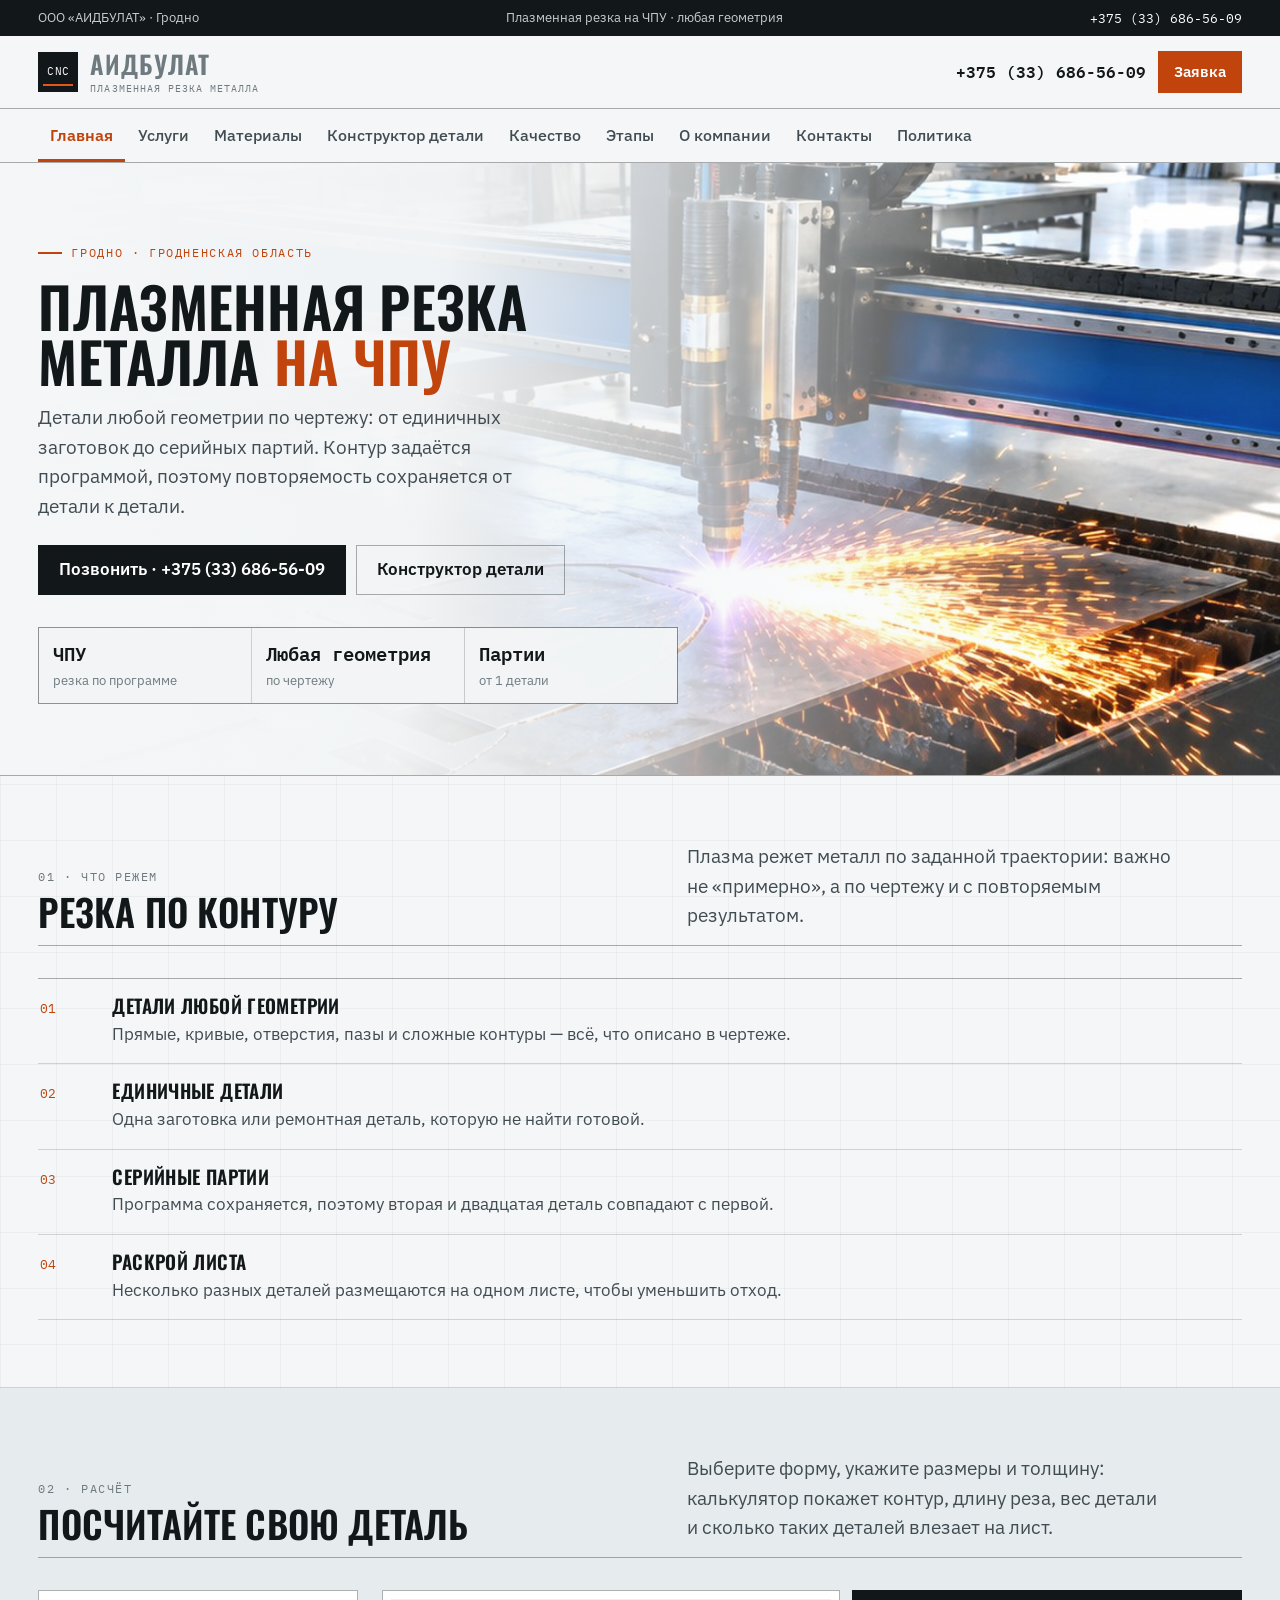
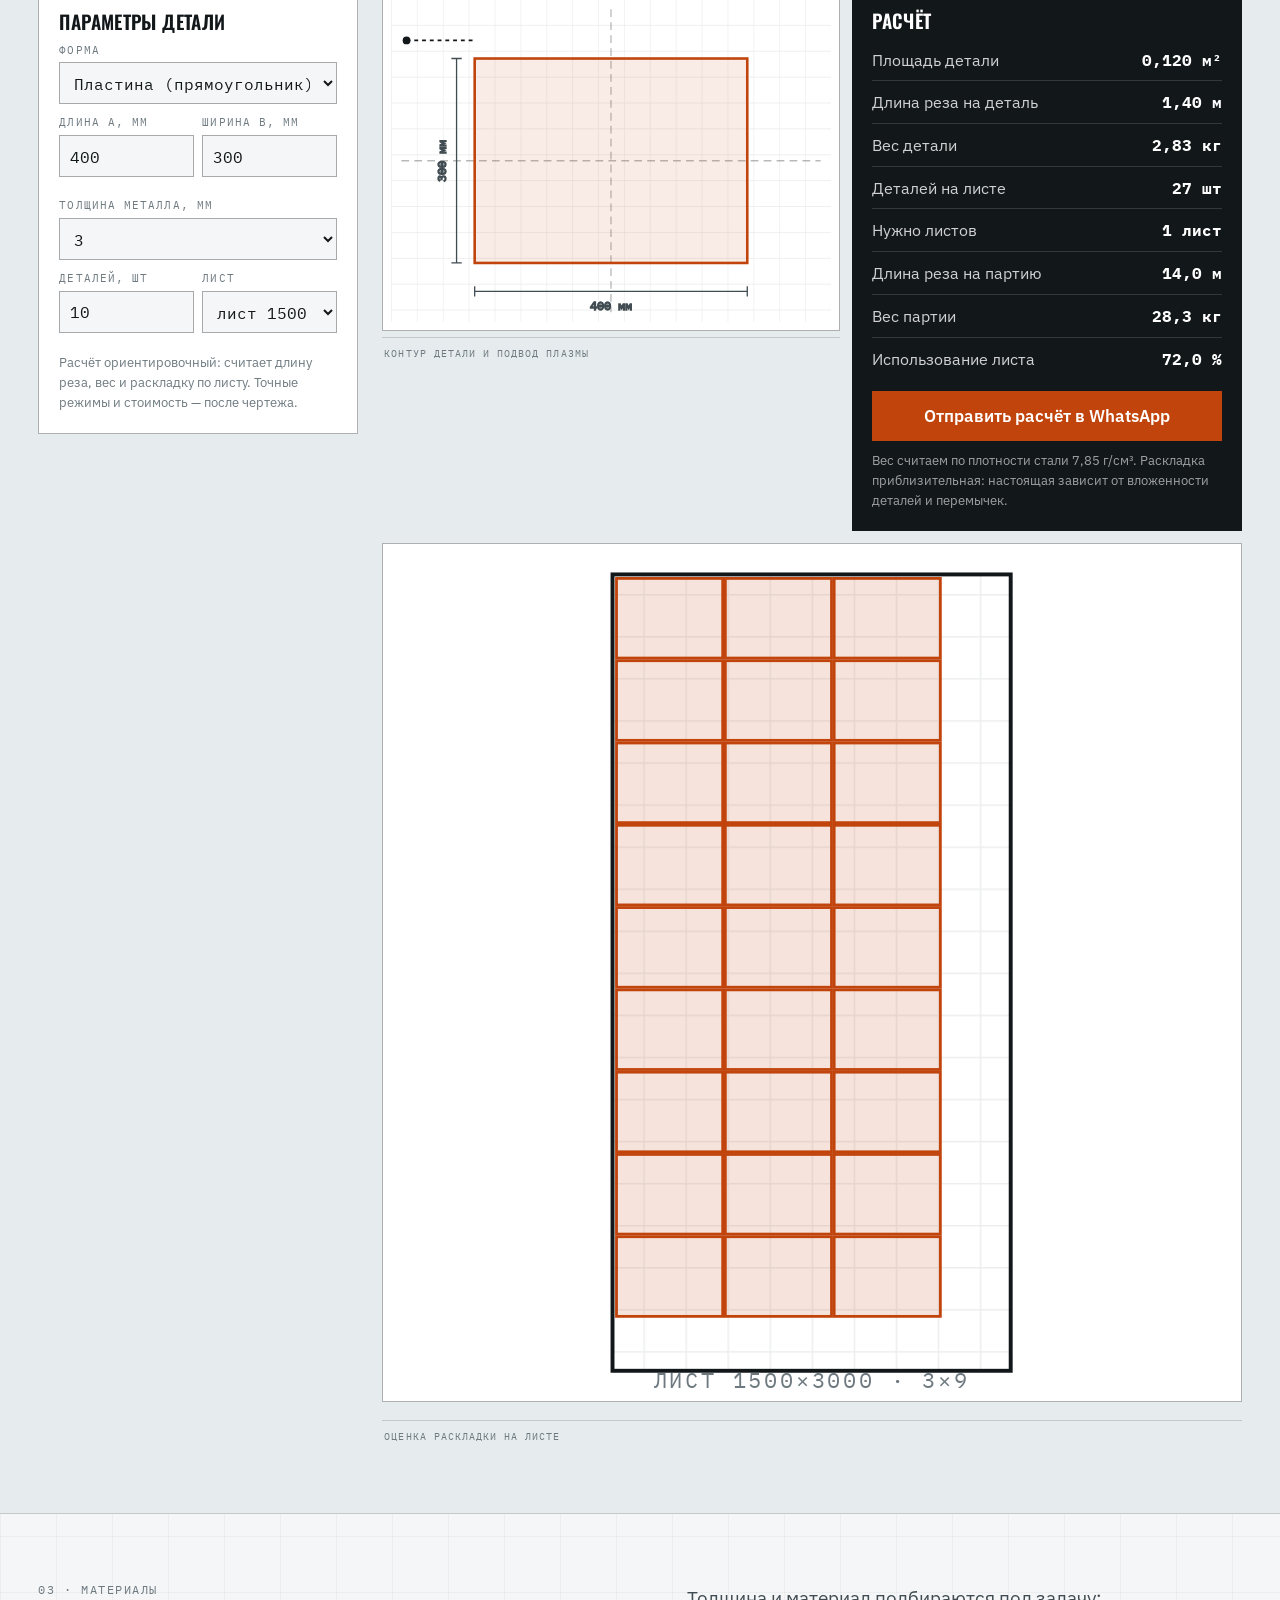
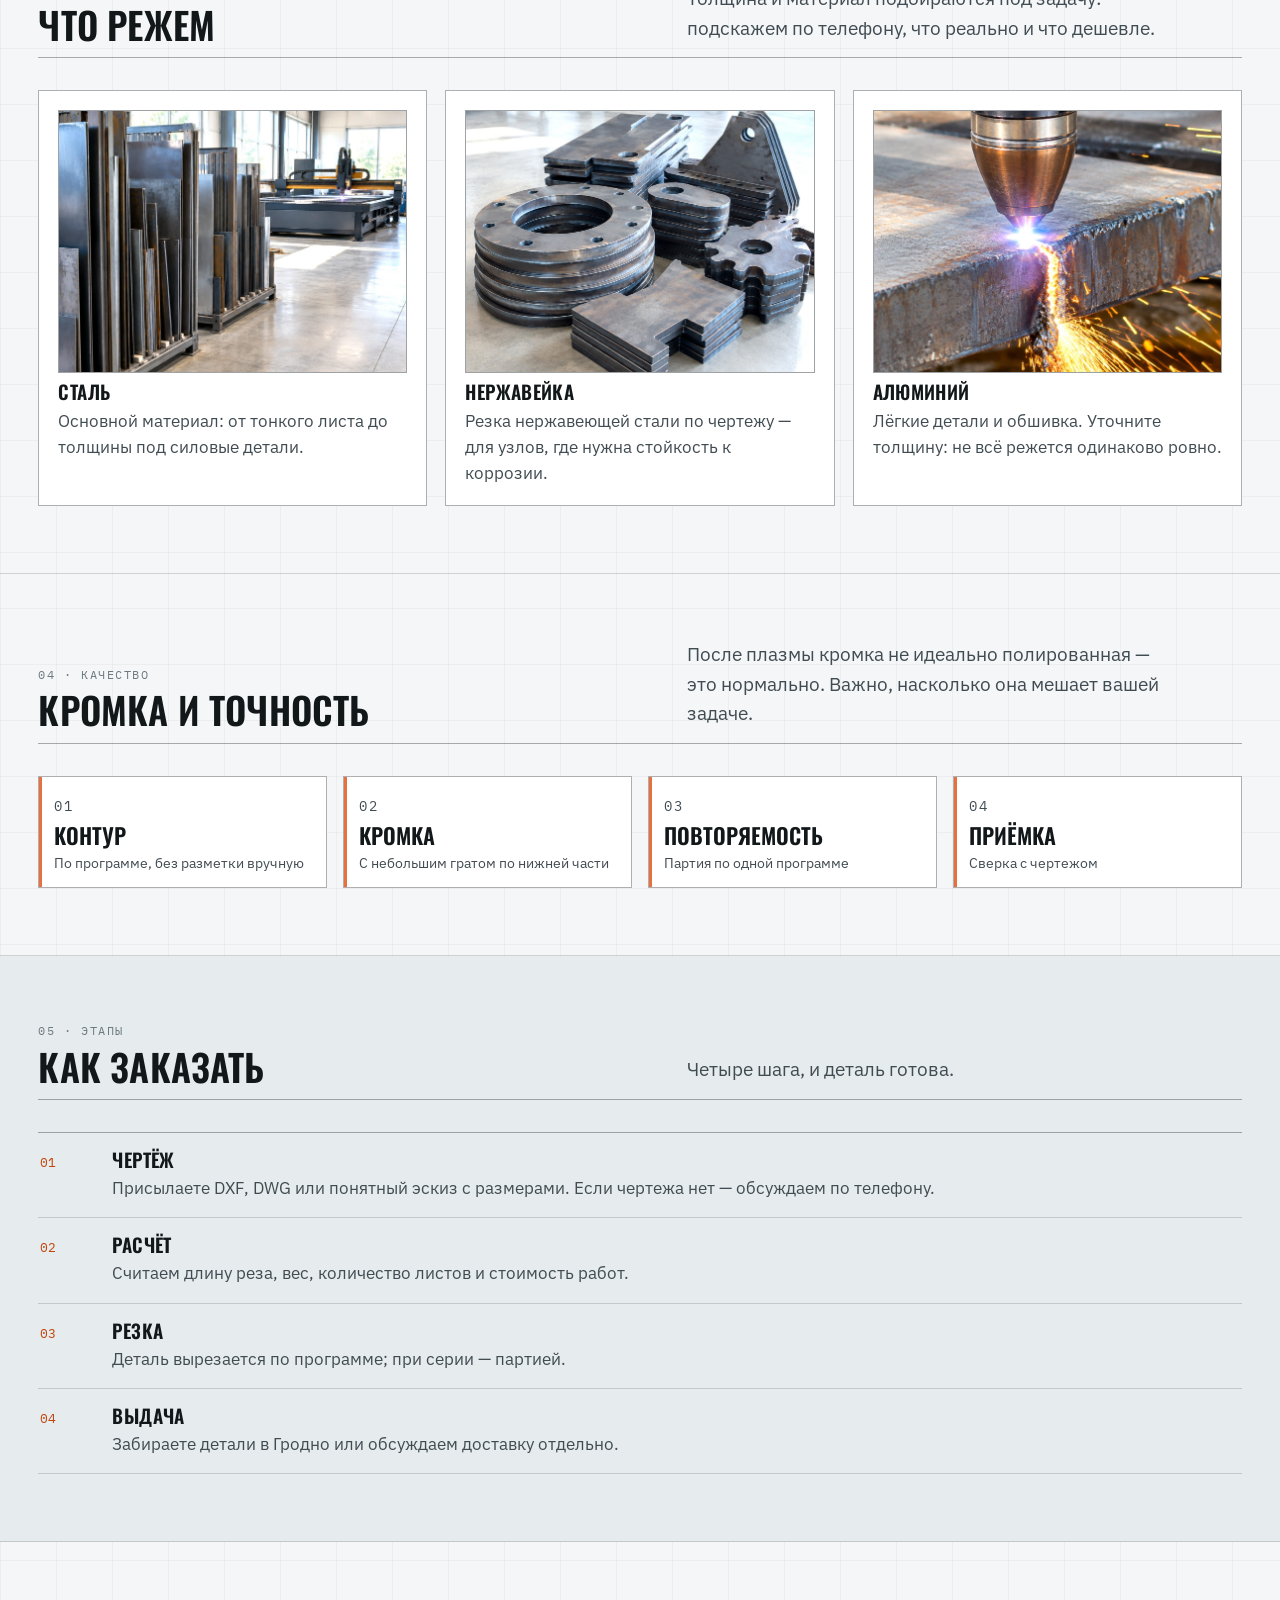
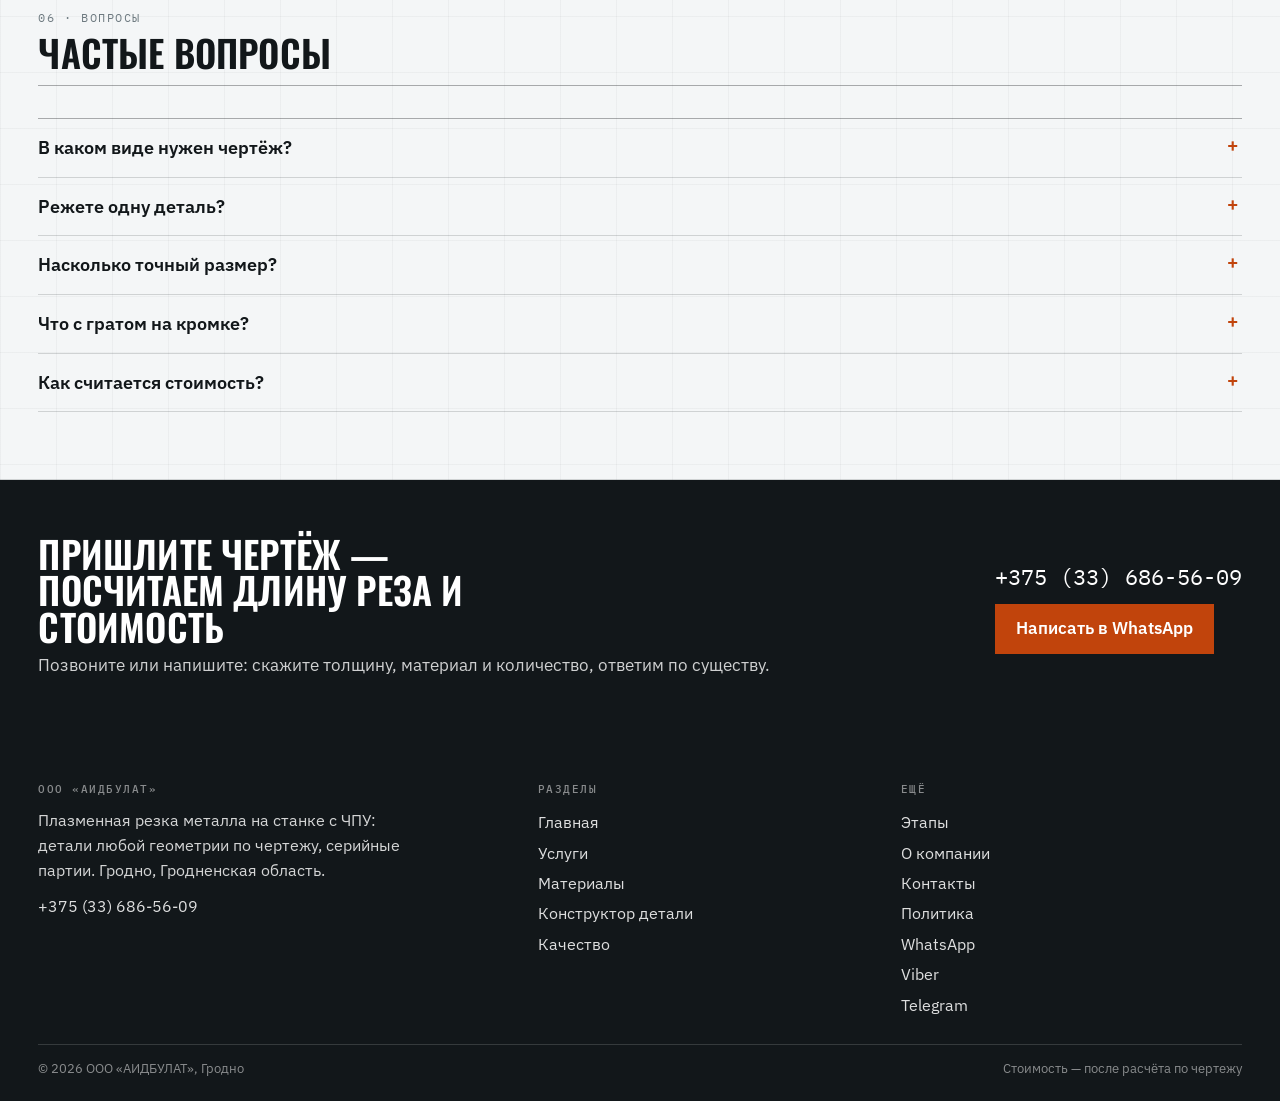
<file: index.html>
<!doctype html><html lang="ru"><head><meta charset="utf-8"><meta name="viewport" content="width=device-width, initial-scale=1"><title>Плазменная резка металла на ЧПУ в Гродно — детали любой геометрии | АИДБУЛАТ</title><meta name="description" content="Плазменная резка металла на станке с ЧПУ в Гродно: детали любой геометрии по чертежу, единичные и серийные. Калькулятор реза и веса. +375 (33) 686-56-09"><meta property="og:type" content="website"><meta property="og:title" content="Плазменная резка металла на ЧПУ в Гродно — детали любой геометрии | АИДБУЛАТ"><meta property="og:description" content="Плазменная резка металла на станке с ЧПУ в Гродно: детали любой геометрии по чертежу, единичные и серийные. Калькулятор реза и веса. +375 (33) 686-56-09"><meta property="og:image" content="assets/img/hero.jpg"><style>
:root{--paper:#F4F6F7;--steel:#E6EBED;--ink:#12171A;--ink2:#414C52;--muted:#6E7A80;
--spark:#C1440C;--spark2:#E4571A;--line:rgba(18,23,26,.16);--line2:rgba(18,23,26,.34);
--f-d:"Oswald",Impact,system-ui,sans-serif;--f-b:"IBM Plex Sans",system-ui,sans-serif;--f-m:"IBM Plex Mono",monospace}
*,*::before,*::after{box-sizing:border-box}
html{font-size:19px;-webkit-text-size-adjust:100%;overflow-x:clip}
body{margin:0;background:var(--paper);color:var(--ink);font-family:var(--f-b);line-height:1.55;
-webkit-font-smoothing:antialiased;overflow-x:hidden;background-image:
linear-gradient(rgba(18,23,26,.035) 1px,transparent 1px),linear-gradient(90deg,rgba(18,23,26,.035) 1px,transparent 1px);
background-size:56px 56px}
img{max-width:100%;display:block}a{color:inherit;text-decoration:none}
h1,h2,h3,h4,p,ul,ol,dl,figure{margin:0}ul,ol{padding-left:1.1em}
h1,h2,h3{font-family:var(--f-d);font-weight:600;line-height:.98;letter-spacing:.005em;
text-transform:uppercase;overflow-wrap:anywhere}
h1{font-size:clamp(2rem,4.4vw,3.75rem)}
h2{font-size:clamp(1.55rem,2.9vw,2.5rem)}
h3{font-size:clamp(1rem,1.35vw,1.16rem);line-height:1.1;letter-spacing:.02em}
p{color:var(--ink2)}
em{font-style:normal;color:var(--spark)}
.mono{font-family:var(--f-m);font-size:.62rem;letter-spacing:.13em;text-transform:uppercase;color:var(--muted)}
.wrap{width:100%;max-width:1320px;margin:0 auto;padding-inline:clamp(16px,3vw,40px)}
.tbar{background:var(--ink);color:#EDF1F2;font-size:.67rem}
.tbar__in{display:flex;gap:14px;align-items:center;justify-content:space-between;min-height:36px;flex-wrap:wrap}
.tbar span{opacity:.84}.tbar a{font-family:var(--f-m);font-size:.7rem;color:#fff;white-space:nowrap}
.hdr{background:var(--paper);border-bottom:1px solid var(--line2);position:relative;z-index:60}
.hdr__in{display:flex;align-items:center;justify-content:space-between;gap:14px;padding-block:12px}
.logo{display:flex;align-items:center;gap:12px;min-width:0}
.logo i{width:40px;height:40px;flex:none;display:grid;place-items:center;background:var(--ink);
color:#fff;font-family:var(--f-m);font-size:.58rem;font-style:normal;letter-spacing:.04em;position:relative}
.logo i::after{content:"";position:absolute;left:5px;right:5px;bottom:6px;height:2px;background:var(--spark2)}
.logo b{font-family:var(--f-d);font-weight:600;font-size:1.32rem;letter-spacing:.045em;text-transform:uppercase;
white-space:nowrap;display:block;line-height:1.1}
.logo span{display:block;font-family:var(--f-m);font-size:.55rem;letter-spacing:.1em;color:var(--muted);
text-transform:uppercase;margin-top:2px}
.hdr__right{display:flex;align-items:center;gap:12px}
.tel{font-family:var(--f-m);font-size:.82rem;font-weight:600;white-space:nowrap}
.strip{border-bottom:1px solid var(--line2);background:var(--paper);position:relative;z-index:55}
.strip__in{display:flex;gap:1px;overflow-x:auto;scrollbar-width:none}
.strip__in::-webkit-scrollbar{display:none}
.strip__in a{flex:none;padding:14px 12px 12px;font-size:.82rem;font-weight:500;color:var(--ink2);
border-bottom:3px solid transparent;white-space:nowrap}
.strip__in a:hover{color:var(--ink);background:var(--steel)}
.strip__in a[aria-current]{color:var(--spark);border-bottom-color:var(--spark);font-weight:600}
.burger{display:none;width:44px;height:40px;border:1px solid var(--line2);background:#fff;
align-items:center;justify-content:center;flex-direction:column;gap:4px;cursor:pointer;padding:0}
.burger i{display:block;width:18px;height:2px;background:var(--ink)}
.btn{display:inline-flex;align-items:center;gap:8px;min-height:50px;padding:0 20px;background:var(--ink);
color:#fff;font-size:.87rem;font-weight:600;border:1px solid var(--ink);border-radius:0}
.btn:hover{background:#000}
.btn--spark{background:var(--spark);border-color:var(--spark)}
.btn--spark:hover{background:#A93809}
.btn--line{background:transparent;color:var(--ink);border-color:var(--line2)}
.btn--line:hover{background:var(--steel)}
.hero{position:relative;overflow:hidden;border-bottom:1px solid var(--line2);background:var(--paper)}
.hero__bg{position:absolute;inset:0}
.hero__bg img{width:100%;height:100%;object-fit:cover;object-position:62% 50%}
.hero__bg::after{content:"";position:absolute;inset:0;background:
linear-gradient(96deg,var(--paper) 0%,rgba(244,246,247,.98) 34%,rgba(244,246,247,.72) 54%,rgba(244,246,247,.06) 84%)}
.hero__in{position:relative;z-index:2;padding-block:clamp(32px,5vw,60px);min-height:clamp(510px,68vh,650px);
display:flex;flex-direction:column;justify-content:center}
.hero h1{max-width:19ch;margin-top:15px}
.hero p{max-width:44ch;margin-top:15px}
.kick{display:inline-flex;align-items:center;gap:9px;font-family:var(--f-m);font-size:.61rem;
letter-spacing:.14em;text-transform:uppercase;color:var(--spark)}
.kick::before{content:"";width:24px;height:2px;background:currentColor}
.hero__cta{display:flex;gap:10px;flex-wrap:wrap;margin-top:24px}
.hero__figs{display:grid;grid-template-columns:repeat(3,minmax(0,1fr));gap:1px;background:var(--line);
border:1px solid var(--line2);margin-top:clamp(20px,3vw,32px);max-width:640px}
.hero__figs>div{background:rgba(244,246,247,.96);padding:12px 14px}
.hero__figs b{display:block;font-family:var(--f-m);font-size:1rem;font-weight:600}
.hero__figs span{display:block;font-size:.68rem;color:var(--muted);margin-top:2px}
.band{padding-block:clamp(40px,5.2vw,72px);border-bottom:1px solid var(--line)}
.band--steel{background:var(--steel)}
.band--ink{background:var(--ink);color:#fff}
.band--ink h2,.band--ink h3{color:#fff}.band--ink p{color:rgba(255,255,255,.82)}
.band--ink .mono,.band--ink .kick{color:#F0A275}
</style><link rel="stylesheet" href="assets/css/site.v1.css"><link rel="icon" href="assets/img/favicon.svg" type="image/svg+xml"><link rel="preconnect" href="https://fonts.googleapis.com"><link rel="preconnect" href="https://fonts.gstatic.com" crossorigin><link rel="stylesheet" href="https://fonts.googleapis.com/css2?family=Oswald:wght@400;500;600&family=IBM+Plex+Mono:wght@400;500;600&family=IBM+Plex+Sans:wght@400;500;600&display=swap"></head><body><div class="tbar"><div class="wrap tbar__in"><span>ООО «АИДБУЛАТ» · Гродно</span><span>Плазменная резка на ЧПУ · любая геометрия</span><a href="tel:+375336865609">+375 (33) 686-56-09</a></div></div><header class="hdr"><div class="wrap hdr__in"><a class="logo" href="index.html"><i>CNC</i><span><b>АИДБУЛАТ</b><span>плазменная резка металла</span></span></a><div class="hdr__right"><a class="tel" href="tel:+375336865609">+375 (33) 686-56-09</a><a class="btn btn--spark" href="kontakty.html#zayavka" style="min-height:42px;padding:0 15px;font-size:.8rem">Заявка</a><button class="burger" id="burger" aria-label="Меню" aria-expanded="false"><i></i><i></i><i></i></button></div></div></header><div class="strip"><div class="wrap"><nav class="strip__in" aria-label="Страницы сайта"><a href="index.html" aria-current="page">Главная</a><a href="uslugi.html">Услуги</a><a href="materialy.html">Материалы</a><a href="konstruktor.html">Конструктор детали</a><a href="kachestvo.html">Качество</a><a href="etapy.html">Этапы</a><a href="o-kompanii.html">О компании</a><a href="kontakty.html">Контакты</a><a href="politika.html">Политика</a></nav></div></div><main><section class="hero"><div class="hero__bg"><img src="assets/img/hero.jpg" alt="АИДБУЛАТ: плазменная резка металла на ЧПУ, Гродно"></div><div class="hero__in"><div class="wrap"><span class="kick">Гродно · Гродненская область</span><h1>Плазменная резка металла <em>на ЧПУ</em></h1><p>Детали любой геометрии по чертежу: от единичных заготовок до серийных партий. Контур задаётся программой, поэтому повторяемость сохраняется от детали к детали.</p><div class="hero__cta"><a class="btn" href="tel:+375336865609">Позвонить · +375 (33) 686-56-09</a><a class="btn btn--line" href="konstruktor.html">Конструктор детали</a></div><div class="hero__figs"><div><b>ЧПУ</b><span>резка по программе</span></div><div><b>Любая геометрия</b><span>по чертежу</span></div><div><b>Партии</b><span>от 1 детали</span></div></div></div></div></section><section class="band "><div class="wrap"><div class="sect__head"><div class="h2w"><span class="mono">01 · что режем</span><h2>Резка по контуру</h2></div><div><p>Плазма режет металл по заданной траектории: важно не «примерно», а по чертежу и с повторяемым результатом.</p></div></div><div class="rows"><div class="row"><div class="row__n">01</div><div><h3>Детали любой геометрии</h3><p>Прямые, кривые, отверстия, пазы и сложные контуры — всё, что описано в чертеже.</p></div></div><div class="row"><div class="row__n">02</div><div><h3>Единичные детали</h3><p>Одна заготовка или ремонтная деталь, которую не найти готовой.</p></div></div><div class="row"><div class="row__n">03</div><div><h3>Серийные партии</h3><p>Программа сохраняется, поэтому вторая и двадцатая деталь совпадают с первой.</p></div></div><div class="row"><div class="row__n">04</div><div><h3>Раскрой листа</h3><p>Несколько разных деталей размещаются на одном листе, чтобы уменьшить отход.</p></div></div></div></div></section><section class="band band--steel"><div class="wrap"><div class="sect__head"><div class="h2w"><span class="mono">02 · расчёт</span><h2>Посчитайте свою деталь</h2></div><div><p>Выберите форму, укажите размеры и толщину: калькулятор покажет контур, длину реза, вес детали и сколько таких деталей влезает на лист.</p></div></div><div class="calc"><div class="calc__form"><h3>Параметры детали</h3><div class="fld"><label for="kShape">Форма</label><select id="kShape"><option value="pryam">Пластина (прямоугольник)</option><option value="krug">Диск (круг)</option><option value="flanec">Фланец с отверстиями</option><option value="kosynka">Косынка (треугольник)</option></select></div><div class="fld fld--2"><div class="fld"><label for="fA">Длина a, мм</label><input id="fA" value="400" inputmode="decimal"></div><div class="fld"><label for="fB">Ширина b, мм</label><input id="fB" value="300" inputmode="decimal"></div></div><div class="fld" data-for="krug flanec"><label for="fD">Наружный диаметр D, мм</label><input id="fD" value="300" inputmode="decimal"></div><div class="fld" data-for="flanec"><label for="fDin">Внутренний диаметр, мм</label><input id="fDin" value="140" inputmode="decimal"></div><div class="fld fld--2" data-for="flanec"><div class="fld"><label for="fDH">Ø отверстия, мм</label><input id="fDH" value="18" inputmode="decimal"></div><div class="fld"><label for="fNH">Отверстий, шт</label><input id="fNH" value="6" inputmode="decimal"></div></div><div class="fld"><label for="fS">Толщина металла, мм</label><select id="fS"><option>1</option><option>2</option><option selected>3</option><option>4</option><option>5</option><option>6</option><option>8</option><option>10</option><option>12</option><option>14</option><option>16</option><option>20</option></select></div><div class="fld fld--2"><div class="fld"><label for="fQty">Деталей, шт</label><input id="fQty" value="10" inputmode="numeric"></div><div class="fld"><label for="fSheet">Лист</label><select id="fSheet"><option value="1250x2500" selected>лист 1250 × 2500</option><option value="1500x3000" selected>лист 1500 × 3000</option></select></div></div><p class="fld__hint">Расчёт ориентировочный: считает длину реза, вес и раскладку по листу. Точные режимы и стоимость — после чертежа.</p></div><div class="calc__view"><div><div class="canvas" id="partSvg"></div><div class="canvas__cap">Контур детали и подвод плазмы</div></div><div class="out"><h3>Расчёт</h3><div class="out__r"><span>Площадь детали</span><b data-out="area">—</b></div><div class="out__r"><span>Длина реза на деталь</span><b data-out="per">—</b></div><div class="out__r"><span>Вес детали</span><b data-out="weight">—</b></div><div class="out__r"><span>Деталей на листе</span><b data-out="perSheet">—</b></div><div class="out__r"><span>Нужно листов</span><b data-out="sheets">—</b></div><div class="out__r"><span>Длина реза на партию</span><b data-out="perTotal">—</b></div><div class="out__r"><span>Вес партии</span><b data-out="weightTotal">—</b></div><div class="out__r"><span>Использование листа</span><b data-out="use">—</b></div><a class="btn btn--spark" id="calcwa" href="https://wa.me/375336865609">Отправить расчёт в WhatsApp</a><p class="out__note">Вес считаем по плотности стали 7,85 г/см³. Раскладка приблизительная: настоящая зависит от вложенности деталей и перемычек.</p></div><div class="canvas" id="nestSvg" style="grid-column:1/-1"></div><div class="canvas__cap" style="grid-column:1/-1">Оценка раскладки на листе</div></div></div></div></section><section class="band "><div class="wrap"><div class="sect__head"><div class="h2w"><span class="mono">03 · материалы</span><h2>Что режем</h2></div><div><p>Толщина и материал подбираются под задачу: подскажем по телефону, что реально и что дешевле.</p></div></div><div class="cards"><div class="card"><div class="im"><img src="assets/img/ceh.jpg" alt="Сталь"></div><h3>Сталь</h3><p>Основной материал: от тонкого листа до толщины под силовые детали.</p></div><div class="card"><div class="im"><img src="assets/img/detali.jpg" alt="Нержавейка"></div><h3>Нержавейка</h3><p>Резка нержавеющей стали по чертежу — для узлов, где нужна стойкость к коррозии.</p></div><div class="card"><div class="im"><img src="assets/img/duga.jpg" alt="Алюминий"></div><h3>Алюминий</h3><p>Лёгкие детали и обшивка. Уточните толщину: не всё режется одинаково ровно.</p></div></div></div></section><section class="band "><div class="wrap"><div class="sect__head"><div class="h2w"><span class="mono">04 · качество</span><h2>Кромка и точность</h2></div><div><p>После плазмы кромка не идеально полированная — это нормально. Важно, насколько она мешает вашей задаче.</p></div></div><div class="plates"><div class="plate"><span class="plate__n">01</span><b>Контур</b><span>По программе, без разметки вручную</span></div><div class="plate"><span class="plate__n">02</span><b>Кромка</b><span>С небольшим гратом по нижней части</span></div><div class="plate"><span class="plate__n">03</span><b>Повторяемость</b><span>Партия по одной программе</span></div><div class="plate"><span class="plate__n">04</span><b>Приёмка</b><span>Сверка с чертежом</span></div></div></div></section><section class="band band--steel"><div class="wrap"><div class="sect__head"><div class="h2w"><span class="mono">05 · этапы</span><h2>Как заказать</h2></div><div><p>Четыре шага, и деталь готова.</p></div></div><div class="rows"><div class="row"><div class="row__n">01</div><div><h3>Чертёж</h3><p>Присылаете DXF, DWG или понятный эскиз с размерами. Если чертежа нет — обсуждаем по телефону.</p></div></div><div class="row"><div class="row__n">02</div><div><h3>Расчёт</h3><p>Считаем длину реза, вес, количество листов и стоимость работ.</p></div></div><div class="row"><div class="row__n">03</div><div><h3>Резка</h3><p>Деталь вырезается по программе; при серии — партией.</p></div></div><div class="row"><div class="row__n">04</div><div><h3>Выдача</h3><p>Забираете детали в Гродно или обсуждаем доставку отдельно.</p></div></div></div></div></section><section class="band "><div class="wrap"><div class="sect__head"><div class="h2w"><span class="mono">06 · вопросы</span><h2>Частые вопросы</h2></div><div><p></p></div></div><div class="faq"><details><summary>В каком виде нужен чертёж?</summary><p>Удобнее всего DXF или DWG: программа читает контур напрямую. Можно принять эскиз с размерами, но тогда деталь согласовываем по телефону.</p></details><details><summary>Режете одну деталь?</summary><p>Да, от одной штуки. Единичные детали — обычная работа, а не исключение.</p></details><details><summary>Насколько точный размер?</summary><p>Зависит от толщины и геометрии. Точность и допуски обсуждаем до резки, чтобы не было сюрпризов.</p></details><details><summary>Что с гратом на кромке?</summary><p>После плазмы он есть. Если он мешает — скажите заранее, обсудим, что нужно сделать с кромкой.</p></details><details><summary>Как считается стоимость?</summary><p>От длины реза, толщины металла и количества. Калькулятор даёт ориентир, точную сумму называем после чертежа.</p></details></div></div></section><section class="cta"><div class="wrap cta__in"><div><h2>Пришлите чертёж — посчитаем длину реза и стоимость</h2><p>Позвоните или напишите: скажите толщину, материал и количество, ответим по существу.</p></div><div><a class="cta__tel" href="tel:+375336865609">+375 (33) 686-56-09</a><a class="btn btn--spark" style="margin-top:9px" href="https://wa.me/375336865609">Написать в WhatsApp</a></div></div></section></main><footer class="foot"><div class="wrap"><div class="foot__in"><div><h4>ООО «АИДБУЛАТ»</h4><p style="color:rgba(255,255,255,.82);font-size:.85rem;max-width:38ch">Плазменная резка металла на станке с ЧПУ: детали любой геометрии по чертежу, серийные партии. Гродно, Гродненская область.</p><p style="margin-top:9px"><a href="tel:+375336865609">+375 (33) 686-56-09</a></p></div><div><h4>Разделы</h4><a href="index.html">Главная</a><a href="uslugi.html">Услуги</a><a href="materialy.html">Материалы</a><a href="konstruktor.html">Конструктор детали</a><a href="kachestvo.html">Качество</a></div><div><h4>Ещё</h4><a href="etapy.html">Этапы</a><a href="o-kompanii.html">О компании</a><a href="kontakty.html">Контакты</a><a href="politika.html">Политика</a><a href="https://wa.me/375336865609">WhatsApp</a><a href="viber://chat?number=%2B375336865609">Viber</a><a href="https://t.me/+375336865609">Telegram</a></div></div><div class="foot__low"><span>© 2026 ООО «АИДБУЛАТ», Гродно</span><span>Стоимость — после расчёта по чертежу</span></div></div></footer><div class="fbar"><a href="tel:+375336865609">Позвонить</a><a href="https://wa.me/375336865609">WhatsApp</a><a href="viber://chat?number=%2B375336865609">Viber</a><a href="https://t.me/+375336865609">Telegram</a></div><div class="drawer" id="drawer" aria-hidden="true" role="dialog" aria-label="Меню"><div class="drawer__top"><span class="mono">Меню</span><button class="drawer__close" id="drawerClose" aria-label="Закрыть">✕</button></div><nav><a href="index.html" aria-current="page">Главная</a><a href="uslugi.html">Услуги</a><a href="materialy.html">Материалы</a><a href="konstruktor.html">Конструктор детали</a><a href="kachestvo.html">Качество</a><a href="etapy.html">Этапы</a><a href="o-kompanii.html">О компании</a><a href="kontakty.html">Контакты</a><a href="politika.html">Политика</a></nav><div class="drawer__foot"><a class="btn btn--spark" href="tel:+375336865609">+375 (33) 686-56-09</a><a class="btn btn--line" href="https://wa.me/375336865609">WhatsApp</a></div></div><script src="assets/js/main.v1.js"></script></body></html>
</file>
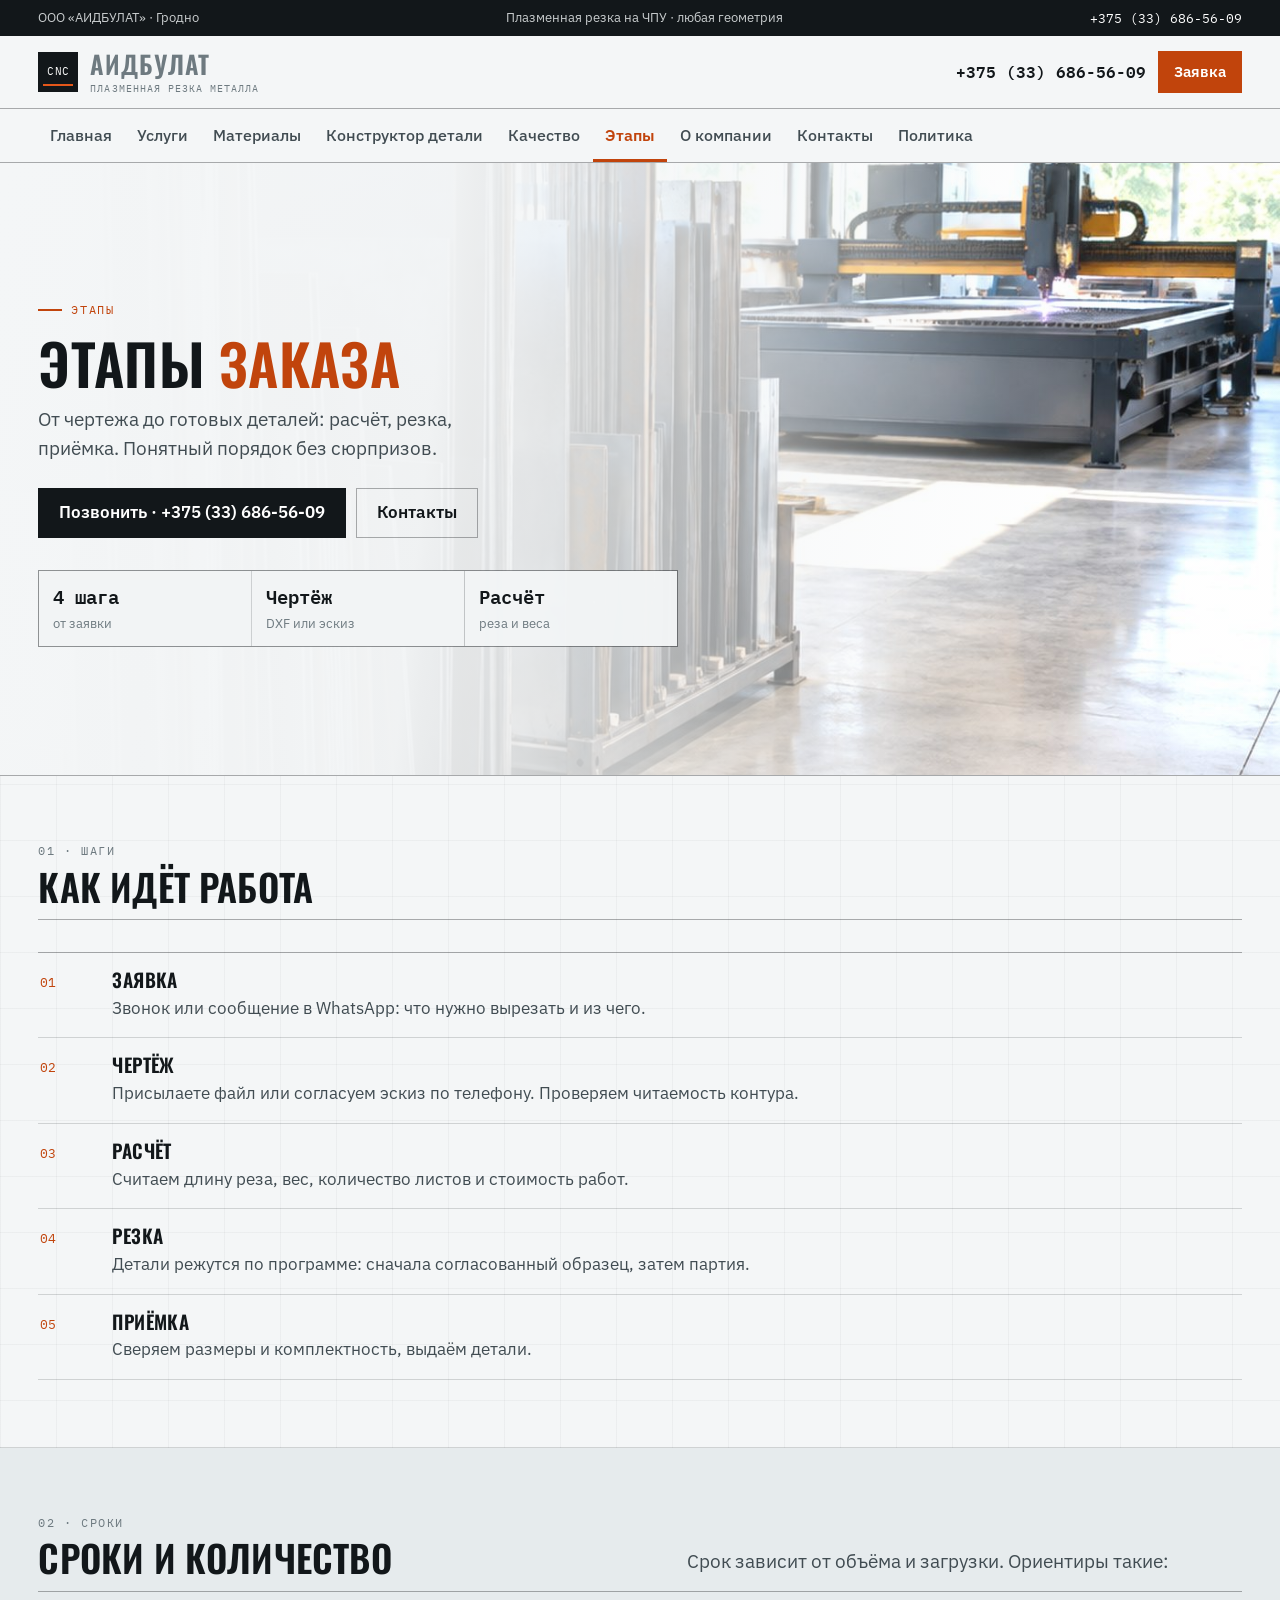
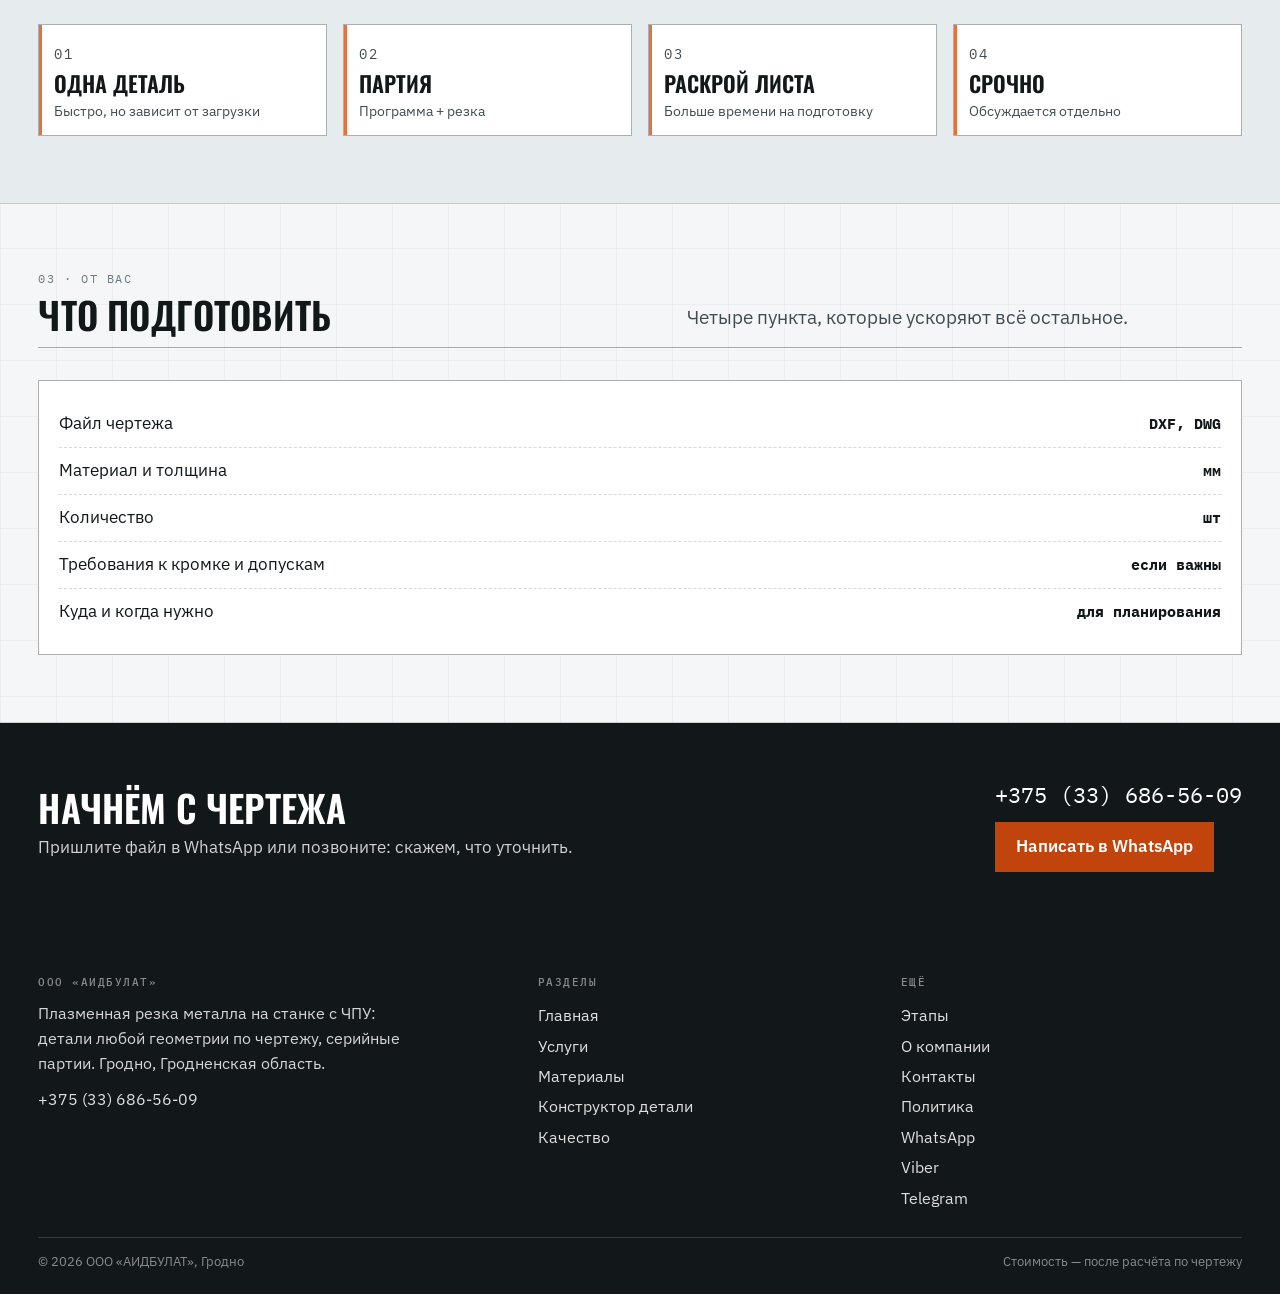
<file: etapy.html>
<!doctype html><html lang="ru"><head><meta charset="utf-8"><meta name="viewport" content="width=device-width, initial-scale=1"><title>Этапы заказа плазменной резки — от чертежа до приёмки | АИДБУЛАТ</title><meta name="description" content="Как заказать резку: заявка, чертёж, расчёт, резка, приёмка. Что подготовить и от чего зависят сроки. Гродно."><meta property="og:type" content="website"><meta property="og:title" content="Этапы заказа плазменной резки — от чертежа до приёмки | АИДБУЛАТ"><meta property="og:description" content="Как заказать резку: заявка, чертёж, расчёт, резка, приёмка. Что подготовить и от чего зависят сроки. Гродно."><meta property="og:image" content="assets/img/hero.jpg"><style>
:root{--paper:#F4F6F7;--steel:#E6EBED;--ink:#12171A;--ink2:#414C52;--muted:#6E7A80;
--spark:#C1440C;--spark2:#E4571A;--line:rgba(18,23,26,.16);--line2:rgba(18,23,26,.34);
--f-d:"Oswald",Impact,system-ui,sans-serif;--f-b:"IBM Plex Sans",system-ui,sans-serif;--f-m:"IBM Plex Mono",monospace}
*,*::before,*::after{box-sizing:border-box}
html{font-size:19px;-webkit-text-size-adjust:100%;overflow-x:clip}
body{margin:0;background:var(--paper);color:var(--ink);font-family:var(--f-b);line-height:1.55;
-webkit-font-smoothing:antialiased;overflow-x:hidden;background-image:
linear-gradient(rgba(18,23,26,.035) 1px,transparent 1px),linear-gradient(90deg,rgba(18,23,26,.035) 1px,transparent 1px);
background-size:56px 56px}
img{max-width:100%;display:block}a{color:inherit;text-decoration:none}
h1,h2,h3,h4,p,ul,ol,dl,figure{margin:0}ul,ol{padding-left:1.1em}
h1,h2,h3{font-family:var(--f-d);font-weight:600;line-height:.98;letter-spacing:.005em;
text-transform:uppercase;overflow-wrap:anywhere}
h1{font-size:clamp(2rem,4.4vw,3.75rem)}
h2{font-size:clamp(1.55rem,2.9vw,2.5rem)}
h3{font-size:clamp(1rem,1.35vw,1.16rem);line-height:1.1;letter-spacing:.02em}
p{color:var(--ink2)}
em{font-style:normal;color:var(--spark)}
.mono{font-family:var(--f-m);font-size:.62rem;letter-spacing:.13em;text-transform:uppercase;color:var(--muted)}
.wrap{width:100%;max-width:1320px;margin:0 auto;padding-inline:clamp(16px,3vw,40px)}
.tbar{background:var(--ink);color:#EDF1F2;font-size:.67rem}
.tbar__in{display:flex;gap:14px;align-items:center;justify-content:space-between;min-height:36px;flex-wrap:wrap}
.tbar span{opacity:.84}.tbar a{font-family:var(--f-m);font-size:.7rem;color:#fff;white-space:nowrap}
.hdr{background:var(--paper);border-bottom:1px solid var(--line2);position:relative;z-index:60}
.hdr__in{display:flex;align-items:center;justify-content:space-between;gap:14px;padding-block:12px}
.logo{display:flex;align-items:center;gap:12px;min-width:0}
.logo i{width:40px;height:40px;flex:none;display:grid;place-items:center;background:var(--ink);
color:#fff;font-family:var(--f-m);font-size:.58rem;font-style:normal;letter-spacing:.04em;position:relative}
.logo i::after{content:"";position:absolute;left:5px;right:5px;bottom:6px;height:2px;background:var(--spark2)}
.logo b{font-family:var(--f-d);font-weight:600;font-size:1.32rem;letter-spacing:.045em;text-transform:uppercase;
white-space:nowrap;display:block;line-height:1.1}
.logo span{display:block;font-family:var(--f-m);font-size:.55rem;letter-spacing:.1em;color:var(--muted);
text-transform:uppercase;margin-top:2px}
.hdr__right{display:flex;align-items:center;gap:12px}
.tel{font-family:var(--f-m);font-size:.82rem;font-weight:600;white-space:nowrap}
.strip{border-bottom:1px solid var(--line2);background:var(--paper);position:relative;z-index:55}
.strip__in{display:flex;gap:1px;overflow-x:auto;scrollbar-width:none}
.strip__in::-webkit-scrollbar{display:none}
.strip__in a{flex:none;padding:14px 12px 12px;font-size:.82rem;font-weight:500;color:var(--ink2);
border-bottom:3px solid transparent;white-space:nowrap}
.strip__in a:hover{color:var(--ink);background:var(--steel)}
.strip__in a[aria-current]{color:var(--spark);border-bottom-color:var(--spark);font-weight:600}
.burger{display:none;width:44px;height:40px;border:1px solid var(--line2);background:#fff;
align-items:center;justify-content:center;flex-direction:column;gap:4px;cursor:pointer;padding:0}
.burger i{display:block;width:18px;height:2px;background:var(--ink)}
.btn{display:inline-flex;align-items:center;gap:8px;min-height:50px;padding:0 20px;background:var(--ink);
color:#fff;font-size:.87rem;font-weight:600;border:1px solid var(--ink);border-radius:0}
.btn:hover{background:#000}
.btn--spark{background:var(--spark);border-color:var(--spark)}
.btn--spark:hover{background:#A93809}
.btn--line{background:transparent;color:var(--ink);border-color:var(--line2)}
.btn--line:hover{background:var(--steel)}
.hero{position:relative;overflow:hidden;border-bottom:1px solid var(--line2);background:var(--paper)}
.hero__bg{position:absolute;inset:0}
.hero__bg img{width:100%;height:100%;object-fit:cover;object-position:62% 50%}
.hero__bg::after{content:"";position:absolute;inset:0;background:
linear-gradient(96deg,var(--paper) 0%,rgba(244,246,247,.98) 34%,rgba(244,246,247,.72) 54%,rgba(244,246,247,.06) 84%)}
.hero__in{position:relative;z-index:2;padding-block:clamp(32px,5vw,60px);min-height:clamp(510px,68vh,650px);
display:flex;flex-direction:column;justify-content:center}
.hero h1{max-width:19ch;margin-top:15px}
.hero p{max-width:44ch;margin-top:15px}
.kick{display:inline-flex;align-items:center;gap:9px;font-family:var(--f-m);font-size:.61rem;
letter-spacing:.14em;text-transform:uppercase;color:var(--spark)}
.kick::before{content:"";width:24px;height:2px;background:currentColor}
.hero__cta{display:flex;gap:10px;flex-wrap:wrap;margin-top:24px}
.hero__figs{display:grid;grid-template-columns:repeat(3,minmax(0,1fr));gap:1px;background:var(--line);
border:1px solid var(--line2);margin-top:clamp(20px,3vw,32px);max-width:640px}
.hero__figs>div{background:rgba(244,246,247,.96);padding:12px 14px}
.hero__figs b{display:block;font-family:var(--f-m);font-size:1rem;font-weight:600}
.hero__figs span{display:block;font-size:.68rem;color:var(--muted);margin-top:2px}
.band{padding-block:clamp(40px,5.2vw,72px);border-bottom:1px solid var(--line)}
.band--steel{background:var(--steel)}
.band--ink{background:var(--ink);color:#fff}
.band--ink h2,.band--ink h3{color:#fff}.band--ink p{color:rgba(255,255,255,.82)}
.band--ink .mono,.band--ink .kick{color:#F0A275}
</style><link rel="stylesheet" href="assets/css/site.v1.css"><link rel="icon" href="assets/img/favicon.svg" type="image/svg+xml"><link rel="preconnect" href="https://fonts.googleapis.com"><link rel="preconnect" href="https://fonts.gstatic.com" crossorigin><link rel="stylesheet" href="https://fonts.googleapis.com/css2?family=Oswald:wght@400;500;600&family=IBM+Plex+Mono:wght@400;500;600&family=IBM+Plex+Sans:wght@400;500;600&display=swap"></head><body><div class="tbar"><div class="wrap tbar__in"><span>ООО «АИДБУЛАТ» · Гродно</span><span>Плазменная резка на ЧПУ · любая геометрия</span><a href="tel:+375336865609">+375 (33) 686-56-09</a></div></div><header class="hdr"><div class="wrap hdr__in"><a class="logo" href="index.html"><i>CNC</i><span><b>АИДБУЛАТ</b><span>плазменная резка металла</span></span></a><div class="hdr__right"><a class="tel" href="tel:+375336865609">+375 (33) 686-56-09</a><a class="btn btn--spark" href="kontakty.html#zayavka" style="min-height:42px;padding:0 15px;font-size:.8rem">Заявка</a><button class="burger" id="burger" aria-label="Меню" aria-expanded="false"><i></i><i></i><i></i></button></div></div></header><div class="strip"><div class="wrap"><nav class="strip__in" aria-label="Страницы сайта"><a href="index.html">Главная</a><a href="uslugi.html">Услуги</a><a href="materialy.html">Материалы</a><a href="konstruktor.html">Конструктор детали</a><a href="kachestvo.html">Качество</a><a href="etapy.html" aria-current="page">Этапы</a><a href="o-kompanii.html">О компании</a><a href="kontakty.html">Контакты</a><a href="politika.html">Политика</a></nav></div></div><main><section class="hero"><div class="hero__bg"><img src="assets/img/ceh.jpg" alt="АИДБУЛАТ: плазменная резка металла на ЧПУ, Гродно"></div><div class="hero__in"><div class="wrap"><span class="kick">Этапы</span><h1>Этапы <em>заказа</em></h1><p>От чертежа до готовых деталей: расчёт, резка, приёмка. Понятный порядок без сюрпризов.</p><div class="hero__cta"><a class="btn" href="tel:+375336865609">Позвонить · +375 (33) 686-56-09</a><a class="btn btn--line" href="konstruktor.html">Контакты</a></div><div class="hero__figs"><div><b>4 шага</b><span>от заявки</span></div><div><b>Чертёж</b><span>DXF или эскиз</span></div><div><b>Расчёт</b><span>реза и веса</span></div></div></div></div></section><section class="band "><div class="wrap"><div class="sect__head"><div class="h2w"><span class="mono">01 · шаги</span><h2>Как идёт работа</h2></div><div><p></p></div></div><div class="rows"><div class="row"><div class="row__n">01</div><div><h3>Заявка</h3><p>Звонок или сообщение в WhatsApp: что нужно вырезать и из чего.</p></div></div><div class="row"><div class="row__n">02</div><div><h3>Чертёж</h3><p>Присылаете файл или согласуем эскиз по телефону. Проверяем читаемость контура.</p></div></div><div class="row"><div class="row__n">03</div><div><h3>Расчёт</h3><p>Считаем длину реза, вес, количество листов и стоимость работ.</p></div></div><div class="row"><div class="row__n">04</div><div><h3>Резка</h3><p>Детали режутся по программе: сначала согласованный образец, затем партия.</p></div></div><div class="row"><div class="row__n">05</div><div><h3>Приёмка</h3><p>Сверяем размеры и комплектность, выдаём детали.</p></div></div></div></div></section><section class="band band--steel"><div class="wrap"><div class="sect__head"><div class="h2w"><span class="mono">02 · сроки</span><h2>Сроки и количество</h2></div><div><p>Срок зависит от объёма и загрузки. Ориентиры такие:</p></div></div><div class="plates"><div class="plate"><span class="plate__n">01</span><b>Одна деталь</b><span>Быстро, но зависит от загрузки</span></div><div class="plate"><span class="plate__n">02</span><b>Партия</b><span>Программа + резка</span></div><div class="plate"><span class="plate__n">03</span><b>Раскрой листа</b><span>Больше времени на подготовку</span></div><div class="plate"><span class="plate__n">04</span><b>Срочно</b><span>Обсуждается отдельно</span></div></div></div></section><section class="band "><div class="wrap"><div class="sect__head"><div class="h2w"><span class="mono">03 · от вас</span><h2>Что подготовить</h2></div><div><p>Четыре пункта, которые ускоряют всё остальное.</p></div></div><div class="spec"><div class="spec__row"><span>Файл чертежа</span><b>DXF, DWG</b></div><div class="spec__row"><span>Материал и толщина</span><b>мм</b></div><div class="spec__row"><span>Количество</span><b>шт</b></div><div class="spec__row"><span>Требования к кромке и допускам</span><b>если важны</b></div><div class="spec__row"><span>Куда и когда нужно</span><b>для планирования</b></div></div></div></section><section class="cta"><div class="wrap cta__in"><div><h2>Начнём с чертежа</h2><p>Пришлите файл в WhatsApp или позвоните: скажем, что уточнить.</p></div><div><a class="cta__tel" href="tel:+375336865609">+375 (33) 686-56-09</a><a class="btn btn--spark" style="margin-top:9px" href="https://wa.me/375336865609">Написать в WhatsApp</a></div></div></section></main><footer class="foot"><div class="wrap"><div class="foot__in"><div><h4>ООО «АИДБУЛАТ»</h4><p style="color:rgba(255,255,255,.82);font-size:.85rem;max-width:38ch">Плазменная резка металла на станке с ЧПУ: детали любой геометрии по чертежу, серийные партии. Гродно, Гродненская область.</p><p style="margin-top:9px"><a href="tel:+375336865609">+375 (33) 686-56-09</a></p></div><div><h4>Разделы</h4><a href="index.html">Главная</a><a href="uslugi.html">Услуги</a><a href="materialy.html">Материалы</a><a href="konstruktor.html">Конструктор детали</a><a href="kachestvo.html">Качество</a></div><div><h4>Ещё</h4><a href="etapy.html">Этапы</a><a href="o-kompanii.html">О компании</a><a href="kontakty.html">Контакты</a><a href="politika.html">Политика</a><a href="https://wa.me/375336865609">WhatsApp</a><a href="viber://chat?number=%2B375336865609">Viber</a><a href="https://t.me/+375336865609">Telegram</a></div></div><div class="foot__low"><span>© 2026 ООО «АИДБУЛАТ», Гродно</span><span>Стоимость — после расчёта по чертежу</span></div></div></footer><div class="fbar"><a href="tel:+375336865609">Позвонить</a><a href="https://wa.me/375336865609">WhatsApp</a><a href="viber://chat?number=%2B375336865609">Viber</a><a href="https://t.me/+375336865609">Telegram</a></div><div class="drawer" id="drawer" aria-hidden="true" role="dialog" aria-label="Меню"><div class="drawer__top"><span class="mono">Меню</span><button class="drawer__close" id="drawerClose" aria-label="Закрыть">✕</button></div><nav><a href="index.html">Главная</a><a href="uslugi.html">Услуги</a><a href="materialy.html">Материалы</a><a href="konstruktor.html">Конструктор детали</a><a href="kachestvo.html">Качество</a><a href="etapy.html" aria-current="page">Этапы</a><a href="o-kompanii.html">О компании</a><a href="kontakty.html">Контакты</a><a href="politika.html">Политика</a></nav><div class="drawer__foot"><a class="btn btn--spark" href="tel:+375336865609">+375 (33) 686-56-09</a><a class="btn btn--line" href="https://wa.me/375336865609">WhatsApp</a></div></div><script src="assets/js/main.v1.js"></script></body></html>
</file>
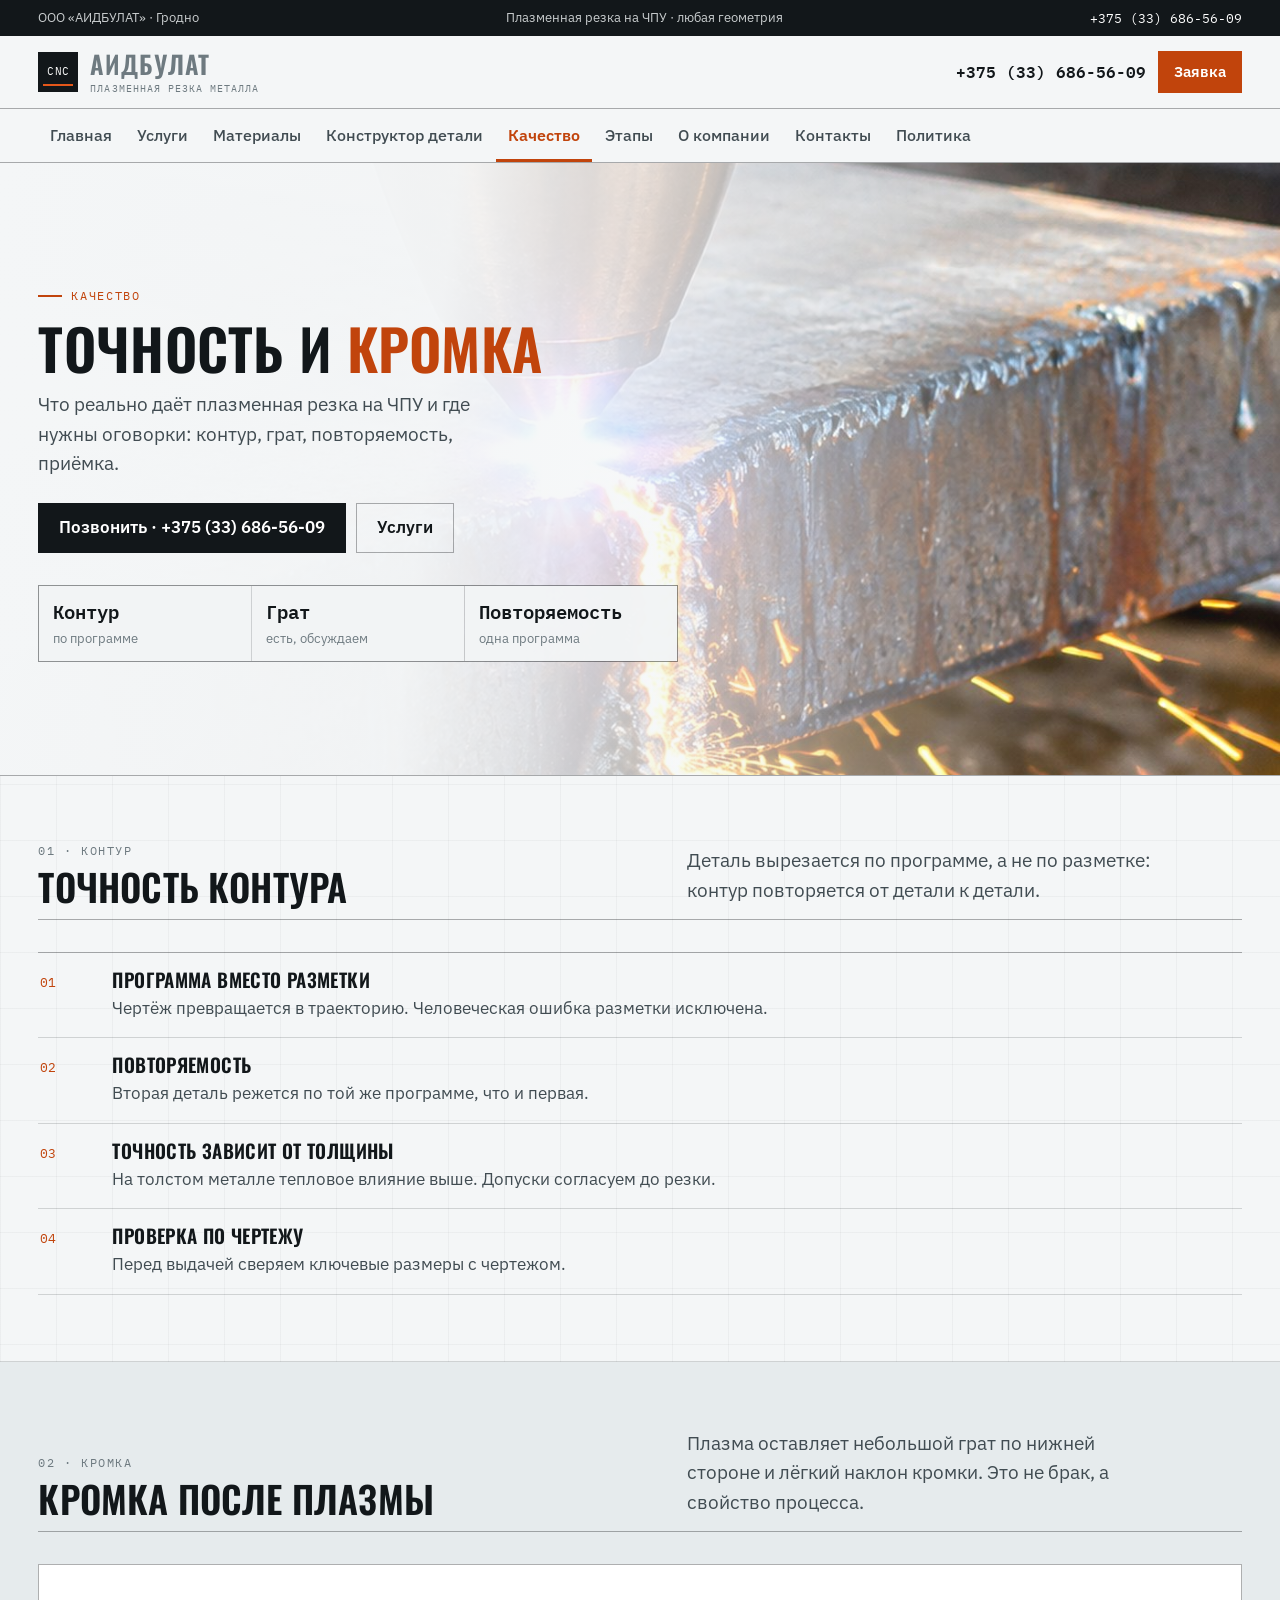
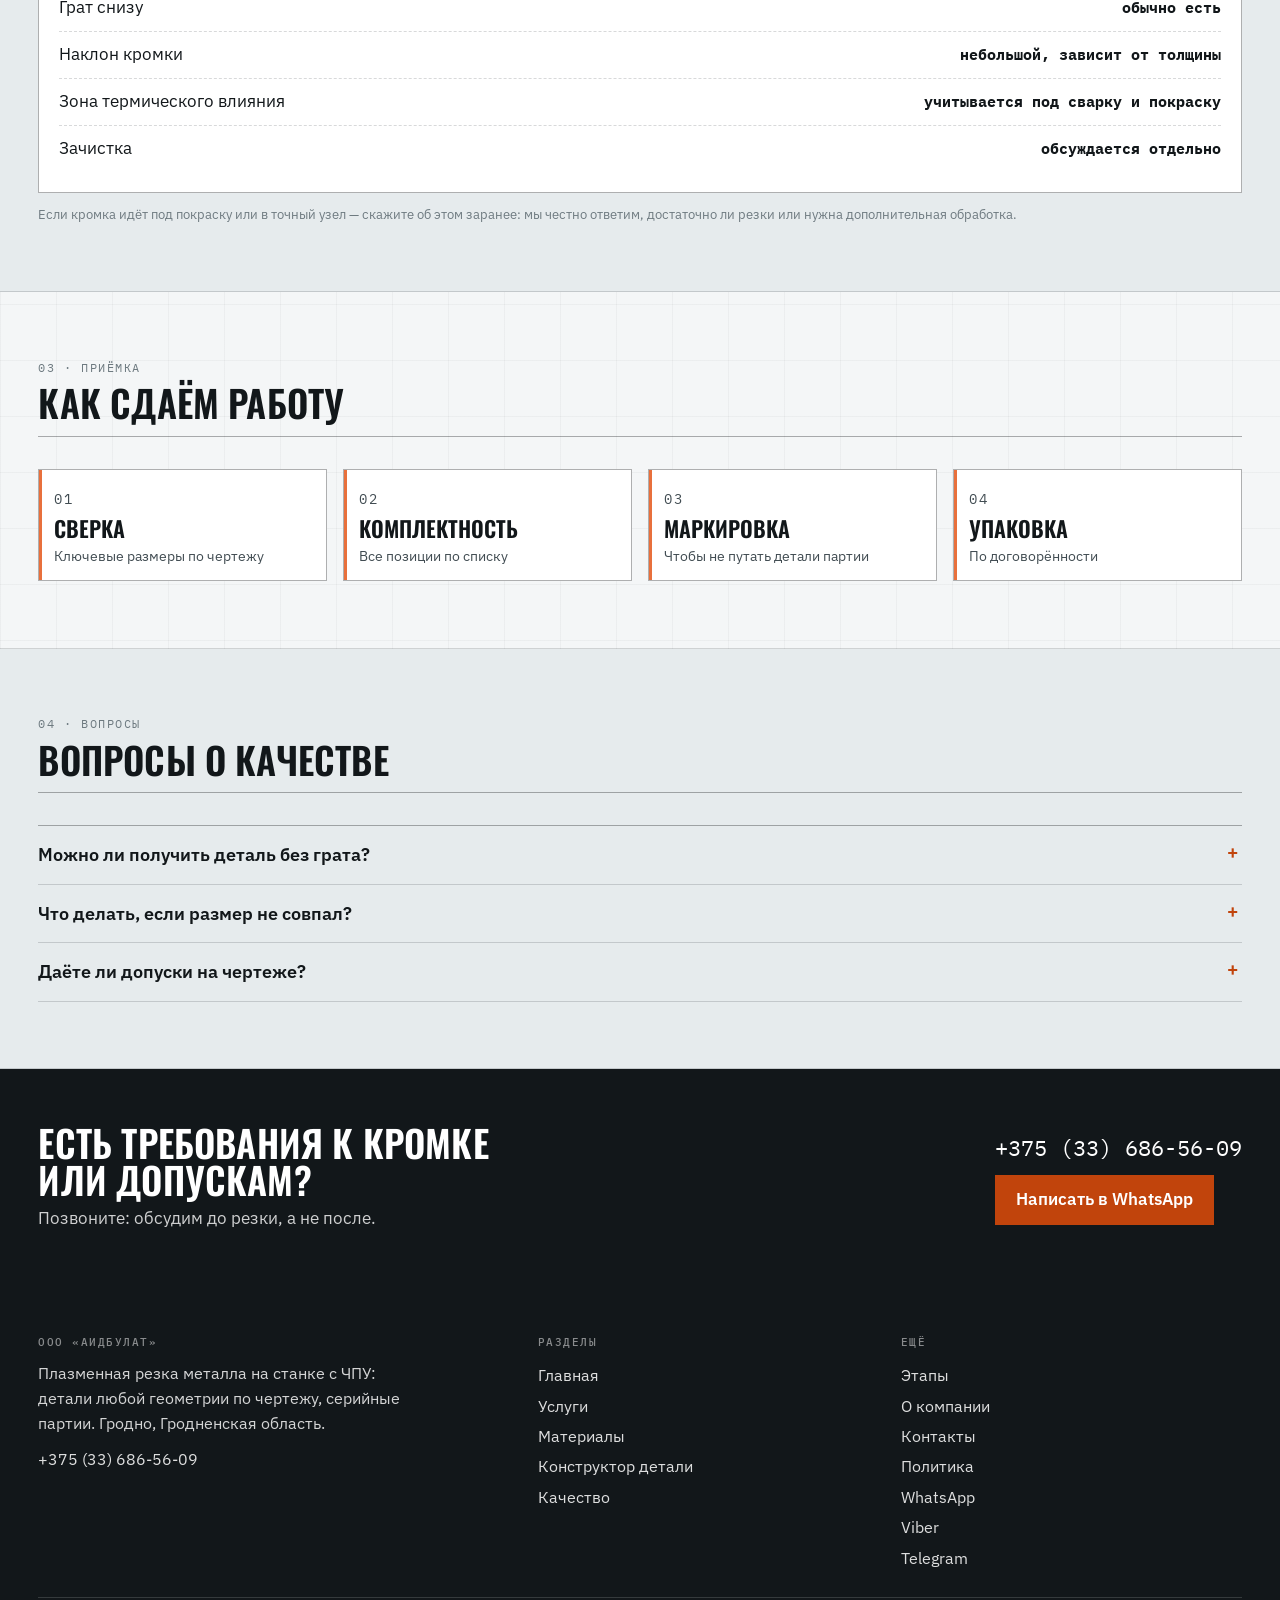
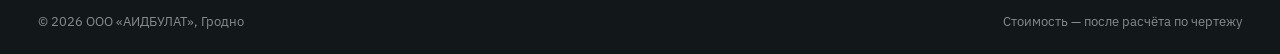
<file: kachestvo.html>
<!doctype html><html lang="ru"><head><meta charset="utf-8"><meta name="viewport" content="width=device-width, initial-scale=1"><title>Качество плазменной резки — точность контура и кромка | АИДБУЛАТ</title><meta name="description" content="Точность контура, грат, зона термического влияния и приёмка деталей после плазменной резки на ЧПУ. Гродно."><meta property="og:type" content="website"><meta property="og:title" content="Качество плазменной резки — точность контура и кромка | АИДБУЛАТ"><meta property="og:description" content="Точность контура, грат, зона термического влияния и приёмка деталей после плазменной резки на ЧПУ. Гродно."><meta property="og:image" content="assets/img/hero.jpg"><style>
:root{--paper:#F4F6F7;--steel:#E6EBED;--ink:#12171A;--ink2:#414C52;--muted:#6E7A80;
--spark:#C1440C;--spark2:#E4571A;--line:rgba(18,23,26,.16);--line2:rgba(18,23,26,.34);
--f-d:"Oswald",Impact,system-ui,sans-serif;--f-b:"IBM Plex Sans",system-ui,sans-serif;--f-m:"IBM Plex Mono",monospace}
*,*::before,*::after{box-sizing:border-box}
html{font-size:19px;-webkit-text-size-adjust:100%;overflow-x:clip}
body{margin:0;background:var(--paper);color:var(--ink);font-family:var(--f-b);line-height:1.55;
-webkit-font-smoothing:antialiased;overflow-x:hidden;background-image:
linear-gradient(rgba(18,23,26,.035) 1px,transparent 1px),linear-gradient(90deg,rgba(18,23,26,.035) 1px,transparent 1px);
background-size:56px 56px}
img{max-width:100%;display:block}a{color:inherit;text-decoration:none}
h1,h2,h3,h4,p,ul,ol,dl,figure{margin:0}ul,ol{padding-left:1.1em}
h1,h2,h3{font-family:var(--f-d);font-weight:600;line-height:.98;letter-spacing:.005em;
text-transform:uppercase;overflow-wrap:anywhere}
h1{font-size:clamp(2rem,4.4vw,3.75rem)}
h2{font-size:clamp(1.55rem,2.9vw,2.5rem)}
h3{font-size:clamp(1rem,1.35vw,1.16rem);line-height:1.1;letter-spacing:.02em}
p{color:var(--ink2)}
em{font-style:normal;color:var(--spark)}
.mono{font-family:var(--f-m);font-size:.62rem;letter-spacing:.13em;text-transform:uppercase;color:var(--muted)}
.wrap{width:100%;max-width:1320px;margin:0 auto;padding-inline:clamp(16px,3vw,40px)}
.tbar{background:var(--ink);color:#EDF1F2;font-size:.67rem}
.tbar__in{display:flex;gap:14px;align-items:center;justify-content:space-between;min-height:36px;flex-wrap:wrap}
.tbar span{opacity:.84}.tbar a{font-family:var(--f-m);font-size:.7rem;color:#fff;white-space:nowrap}
.hdr{background:var(--paper);border-bottom:1px solid var(--line2);position:relative;z-index:60}
.hdr__in{display:flex;align-items:center;justify-content:space-between;gap:14px;padding-block:12px}
.logo{display:flex;align-items:center;gap:12px;min-width:0}
.logo i{width:40px;height:40px;flex:none;display:grid;place-items:center;background:var(--ink);
color:#fff;font-family:var(--f-m);font-size:.58rem;font-style:normal;letter-spacing:.04em;position:relative}
.logo i::after{content:"";position:absolute;left:5px;right:5px;bottom:6px;height:2px;background:var(--spark2)}
.logo b{font-family:var(--f-d);font-weight:600;font-size:1.32rem;letter-spacing:.045em;text-transform:uppercase;
white-space:nowrap;display:block;line-height:1.1}
.logo span{display:block;font-family:var(--f-m);font-size:.55rem;letter-spacing:.1em;color:var(--muted);
text-transform:uppercase;margin-top:2px}
.hdr__right{display:flex;align-items:center;gap:12px}
.tel{font-family:var(--f-m);font-size:.82rem;font-weight:600;white-space:nowrap}
.strip{border-bottom:1px solid var(--line2);background:var(--paper);position:relative;z-index:55}
.strip__in{display:flex;gap:1px;overflow-x:auto;scrollbar-width:none}
.strip__in::-webkit-scrollbar{display:none}
.strip__in a{flex:none;padding:14px 12px 12px;font-size:.82rem;font-weight:500;color:var(--ink2);
border-bottom:3px solid transparent;white-space:nowrap}
.strip__in a:hover{color:var(--ink);background:var(--steel)}
.strip__in a[aria-current]{color:var(--spark);border-bottom-color:var(--spark);font-weight:600}
.burger{display:none;width:44px;height:40px;border:1px solid var(--line2);background:#fff;
align-items:center;justify-content:center;flex-direction:column;gap:4px;cursor:pointer;padding:0}
.burger i{display:block;width:18px;height:2px;background:var(--ink)}
.btn{display:inline-flex;align-items:center;gap:8px;min-height:50px;padding:0 20px;background:var(--ink);
color:#fff;font-size:.87rem;font-weight:600;border:1px solid var(--ink);border-radius:0}
.btn:hover{background:#000}
.btn--spark{background:var(--spark);border-color:var(--spark)}
.btn--spark:hover{background:#A93809}
.btn--line{background:transparent;color:var(--ink);border-color:var(--line2)}
.btn--line:hover{background:var(--steel)}
.hero{position:relative;overflow:hidden;border-bottom:1px solid var(--line2);background:var(--paper)}
.hero__bg{position:absolute;inset:0}
.hero__bg img{width:100%;height:100%;object-fit:cover;object-position:62% 50%}
.hero__bg::after{content:"";position:absolute;inset:0;background:
linear-gradient(96deg,var(--paper) 0%,rgba(244,246,247,.98) 34%,rgba(244,246,247,.72) 54%,rgba(244,246,247,.06) 84%)}
.hero__in{position:relative;z-index:2;padding-block:clamp(32px,5vw,60px);min-height:clamp(510px,68vh,650px);
display:flex;flex-direction:column;justify-content:center}
.hero h1{max-width:19ch;margin-top:15px}
.hero p{max-width:44ch;margin-top:15px}
.kick{display:inline-flex;align-items:center;gap:9px;font-family:var(--f-m);font-size:.61rem;
letter-spacing:.14em;text-transform:uppercase;color:var(--spark)}
.kick::before{content:"";width:24px;height:2px;background:currentColor}
.hero__cta{display:flex;gap:10px;flex-wrap:wrap;margin-top:24px}
.hero__figs{display:grid;grid-template-columns:repeat(3,minmax(0,1fr));gap:1px;background:var(--line);
border:1px solid var(--line2);margin-top:clamp(20px,3vw,32px);max-width:640px}
.hero__figs>div{background:rgba(244,246,247,.96);padding:12px 14px}
.hero__figs b{display:block;font-family:var(--f-m);font-size:1rem;font-weight:600}
.hero__figs span{display:block;font-size:.68rem;color:var(--muted);margin-top:2px}
.band{padding-block:clamp(40px,5.2vw,72px);border-bottom:1px solid var(--line)}
.band--steel{background:var(--steel)}
.band--ink{background:var(--ink);color:#fff}
.band--ink h2,.band--ink h3{color:#fff}.band--ink p{color:rgba(255,255,255,.82)}
.band--ink .mono,.band--ink .kick{color:#F0A275}
</style><link rel="stylesheet" href="assets/css/site.v1.css"><link rel="icon" href="assets/img/favicon.svg" type="image/svg+xml"><link rel="preconnect" href="https://fonts.googleapis.com"><link rel="preconnect" href="https://fonts.gstatic.com" crossorigin><link rel="stylesheet" href="https://fonts.googleapis.com/css2?family=Oswald:wght@400;500;600&family=IBM+Plex+Mono:wght@400;500;600&family=IBM+Plex+Sans:wght@400;500;600&display=swap"></head><body><div class="tbar"><div class="wrap tbar__in"><span>ООО «АИДБУЛАТ» · Гродно</span><span>Плазменная резка на ЧПУ · любая геометрия</span><a href="tel:+375336865609">+375 (33) 686-56-09</a></div></div><header class="hdr"><div class="wrap hdr__in"><a class="logo" href="index.html"><i>CNC</i><span><b>АИДБУЛАТ</b><span>плазменная резка металла</span></span></a><div class="hdr__right"><a class="tel" href="tel:+375336865609">+375 (33) 686-56-09</a><a class="btn btn--spark" href="kontakty.html#zayavka" style="min-height:42px;padding:0 15px;font-size:.8rem">Заявка</a><button class="burger" id="burger" aria-label="Меню" aria-expanded="false"><i></i><i></i><i></i></button></div></div></header><div class="strip"><div class="wrap"><nav class="strip__in" aria-label="Страницы сайта"><a href="index.html">Главная</a><a href="uslugi.html">Услуги</a><a href="materialy.html">Материалы</a><a href="konstruktor.html">Конструктор детали</a><a href="kachestvo.html" aria-current="page">Качество</a><a href="etapy.html">Этапы</a><a href="o-kompanii.html">О компании</a><a href="kontakty.html">Контакты</a><a href="politika.html">Политика</a></nav></div></div><main><section class="hero"><div class="hero__bg"><img src="assets/img/duga.jpg" alt="АИДБУЛАТ: плазменная резка металла на ЧПУ, Гродно"></div><div class="hero__in"><div class="wrap"><span class="kick">Качество</span><h1>Точность и <em>кромка</em></h1><p>Что реально даёт плазменная резка на ЧПУ и где нужны оговорки: контур, грат, повторяемость, приёмка.</p><div class="hero__cta"><a class="btn" href="tel:+375336865609">Позвонить · +375 (33) 686-56-09</a><a class="btn btn--line" href="konstruktor.html">Услуги</a></div><div class="hero__figs"><div><b>Контур</b><span>по программе</span></div><div><b>Грат</b><span>есть, обсуждаем</span></div><div><b>Повторяемость</b><span>одна программа</span></div></div></div></div></section><section class="band "><div class="wrap"><div class="sect__head"><div class="h2w"><span class="mono">01 · контур</span><h2>Точность контура</h2></div><div><p>Деталь вырезается по программе, а не по разметке: контур повторяется от детали к детали.</p></div></div><div class="rows"><div class="row"><div class="row__n">01</div><div><h3>Программа вместо разметки</h3><p>Чертёж превращается в траекторию. Человеческая ошибка разметки исключена.</p></div></div><div class="row"><div class="row__n">02</div><div><h3>Повторяемость</h3><p>Вторая деталь режется по той же программе, что и первая.</p></div></div><div class="row"><div class="row__n">03</div><div><h3>Точность зависит от толщины</h3><p>На толстом металле тепловое влияние выше. Допуски согласуем до резки.</p></div></div><div class="row"><div class="row__n">04</div><div><h3>Проверка по чертежу</h3><p>Перед выдачей сверяем ключевые размеры с чертежом.</p></div></div></div></div></section><section class="band band--steel"><div class="wrap"><div class="sect__head"><div class="h2w"><span class="mono">02 · кромка</span><h2>Кромка после плазмы</h2></div><div><p>Плазма оставляет небольшой грат по нижней стороне и лёгкий наклон кромки. Это не брак, а свойство процесса.</p></div></div><div class="spec"><div class="spec__row"><span>Грат снизу</span><b>обычно есть</b></div><div class="spec__row"><span>Наклон кромки</span><b>небольшой, зависит от толщины</b></div><div class="spec__row"><span>Зона термического влияния</span><b>учитывается под сварку и покраску</b></div><div class="spec__row"><span>Зачистка</span><b>обсуждается отдельно</b></div></div><p class="form__note" style="margin-top:12px">Если кромка идёт под покраску или в точный узел — скажите об этом заранее: мы честно ответим, достаточно ли резки или нужна дополнительная обработка.</p></div></section><section class="band "><div class="wrap"><div class="sect__head"><div class="h2w"><span class="mono">03 · приёмка</span><h2>Как сдаём работу</h2></div><div><p></p></div></div><div class="plates"><div class="plate"><span class="plate__n">01</span><b>Сверка</b><span>Ключевые размеры по чертежу</span></div><div class="plate"><span class="plate__n">02</span><b>Комплектность</b><span>Все позиции по списку</span></div><div class="plate"><span class="plate__n">03</span><b>Маркировка</b><span>Чтобы не путать детали партии</span></div><div class="plate"><span class="plate__n">04</span><b>Упаковка</b><span>По договорённости</span></div></div></div></section><section class="band band--steel"><div class="wrap"><div class="sect__head"><div class="h2w"><span class="mono">04 · вопросы</span><h2>Вопросы о качестве</h2></div><div><p></p></div></div><div class="faq"><details><summary>Можно ли получить деталь без грата?</summary><p>Полностью без грата плазма не даёт. Можно обсудить зачистку кромки как отдельную операцию.</p></details><details><summary>Что делать, если размер не совпал?</summary><p>Если отклонение вышло за согласованные допуски — разбираемся по факту: смотрим чертёж и программу.</p></details><details><summary>Даёте ли допуски на чертеже?</summary><p>Лучше указать в чертеже. Если не указаны — согласуем перед резкой.</p></details></div></div></section><section class="cta"><div class="wrap cta__in"><div><h2>Есть требования к кромке или допускам?</h2><p>Позвоните: обсудим до резки, а не после.</p></div><div><a class="cta__tel" href="tel:+375336865609">+375 (33) 686-56-09</a><a class="btn btn--spark" style="margin-top:9px" href="https://wa.me/375336865609">Написать в WhatsApp</a></div></div></section></main><footer class="foot"><div class="wrap"><div class="foot__in"><div><h4>ООО «АИДБУЛАТ»</h4><p style="color:rgba(255,255,255,.82);font-size:.85rem;max-width:38ch">Плазменная резка металла на станке с ЧПУ: детали любой геометрии по чертежу, серийные партии. Гродно, Гродненская область.</p><p style="margin-top:9px"><a href="tel:+375336865609">+375 (33) 686-56-09</a></p></div><div><h4>Разделы</h4><a href="index.html">Главная</a><a href="uslugi.html">Услуги</a><a href="materialy.html">Материалы</a><a href="konstruktor.html">Конструктор детали</a><a href="kachestvo.html">Качество</a></div><div><h4>Ещё</h4><a href="etapy.html">Этапы</a><a href="o-kompanii.html">О компании</a><a href="kontakty.html">Контакты</a><a href="politika.html">Политика</a><a href="https://wa.me/375336865609">WhatsApp</a><a href="viber://chat?number=%2B375336865609">Viber</a><a href="https://t.me/+375336865609">Telegram</a></div></div><div class="foot__low"><span>© 2026 ООО «АИДБУЛАТ», Гродно</span><span>Стоимость — после расчёта по чертежу</span></div></div></footer><div class="fbar"><a href="tel:+375336865609">Позвонить</a><a href="https://wa.me/375336865609">WhatsApp</a><a href="viber://chat?number=%2B375336865609">Viber</a><a href="https://t.me/+375336865609">Telegram</a></div><div class="drawer" id="drawer" aria-hidden="true" role="dialog" aria-label="Меню"><div class="drawer__top"><span class="mono">Меню</span><button class="drawer__close" id="drawerClose" aria-label="Закрыть">✕</button></div><nav><a href="index.html">Главная</a><a href="uslugi.html">Услуги</a><a href="materialy.html">Материалы</a><a href="konstruktor.html">Конструктор детали</a><a href="kachestvo.html" aria-current="page">Качество</a><a href="etapy.html">Этапы</a><a href="o-kompanii.html">О компании</a><a href="kontakty.html">Контакты</a><a href="politika.html">Политика</a></nav><div class="drawer__foot"><a class="btn btn--spark" href="tel:+375336865609">+375 (33) 686-56-09</a><a class="btn btn--line" href="https://wa.me/375336865609">WhatsApp</a></div></div><script src="assets/js/main.v1.js"></script></body></html>
</file>
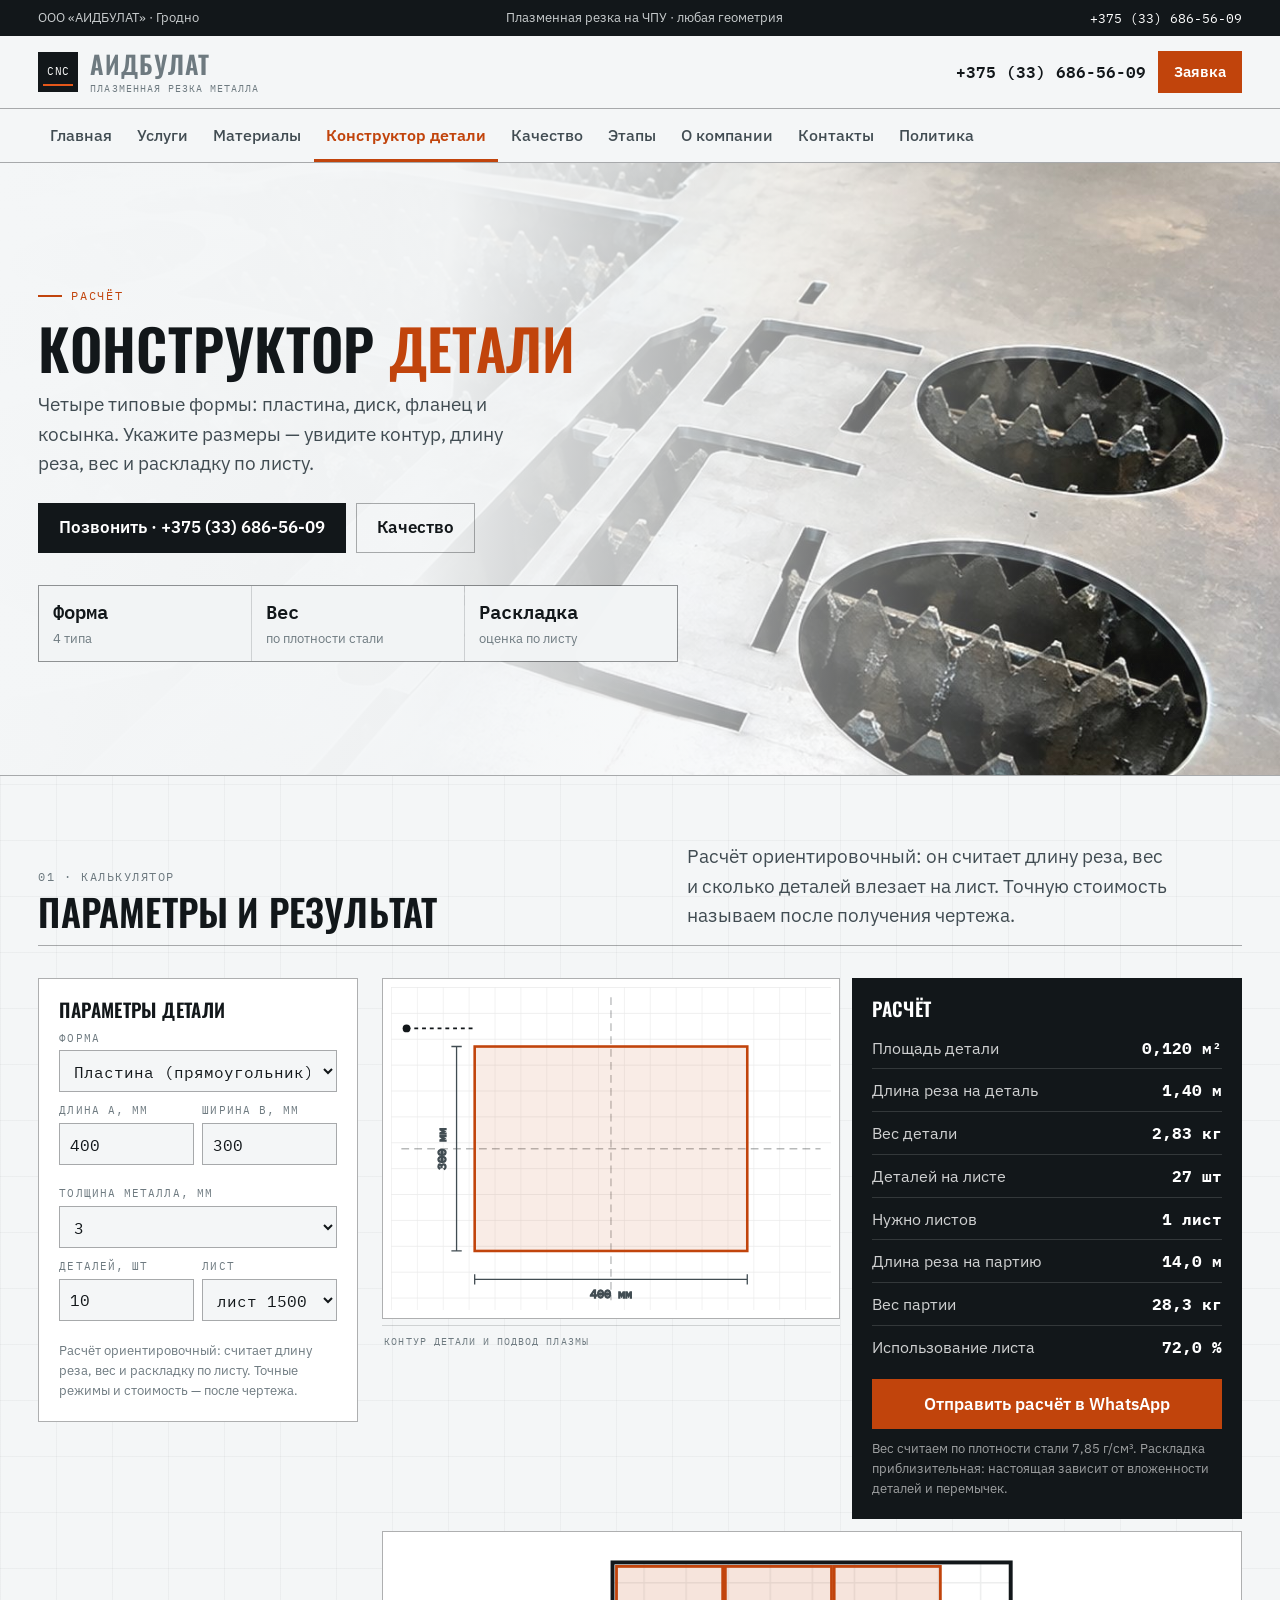
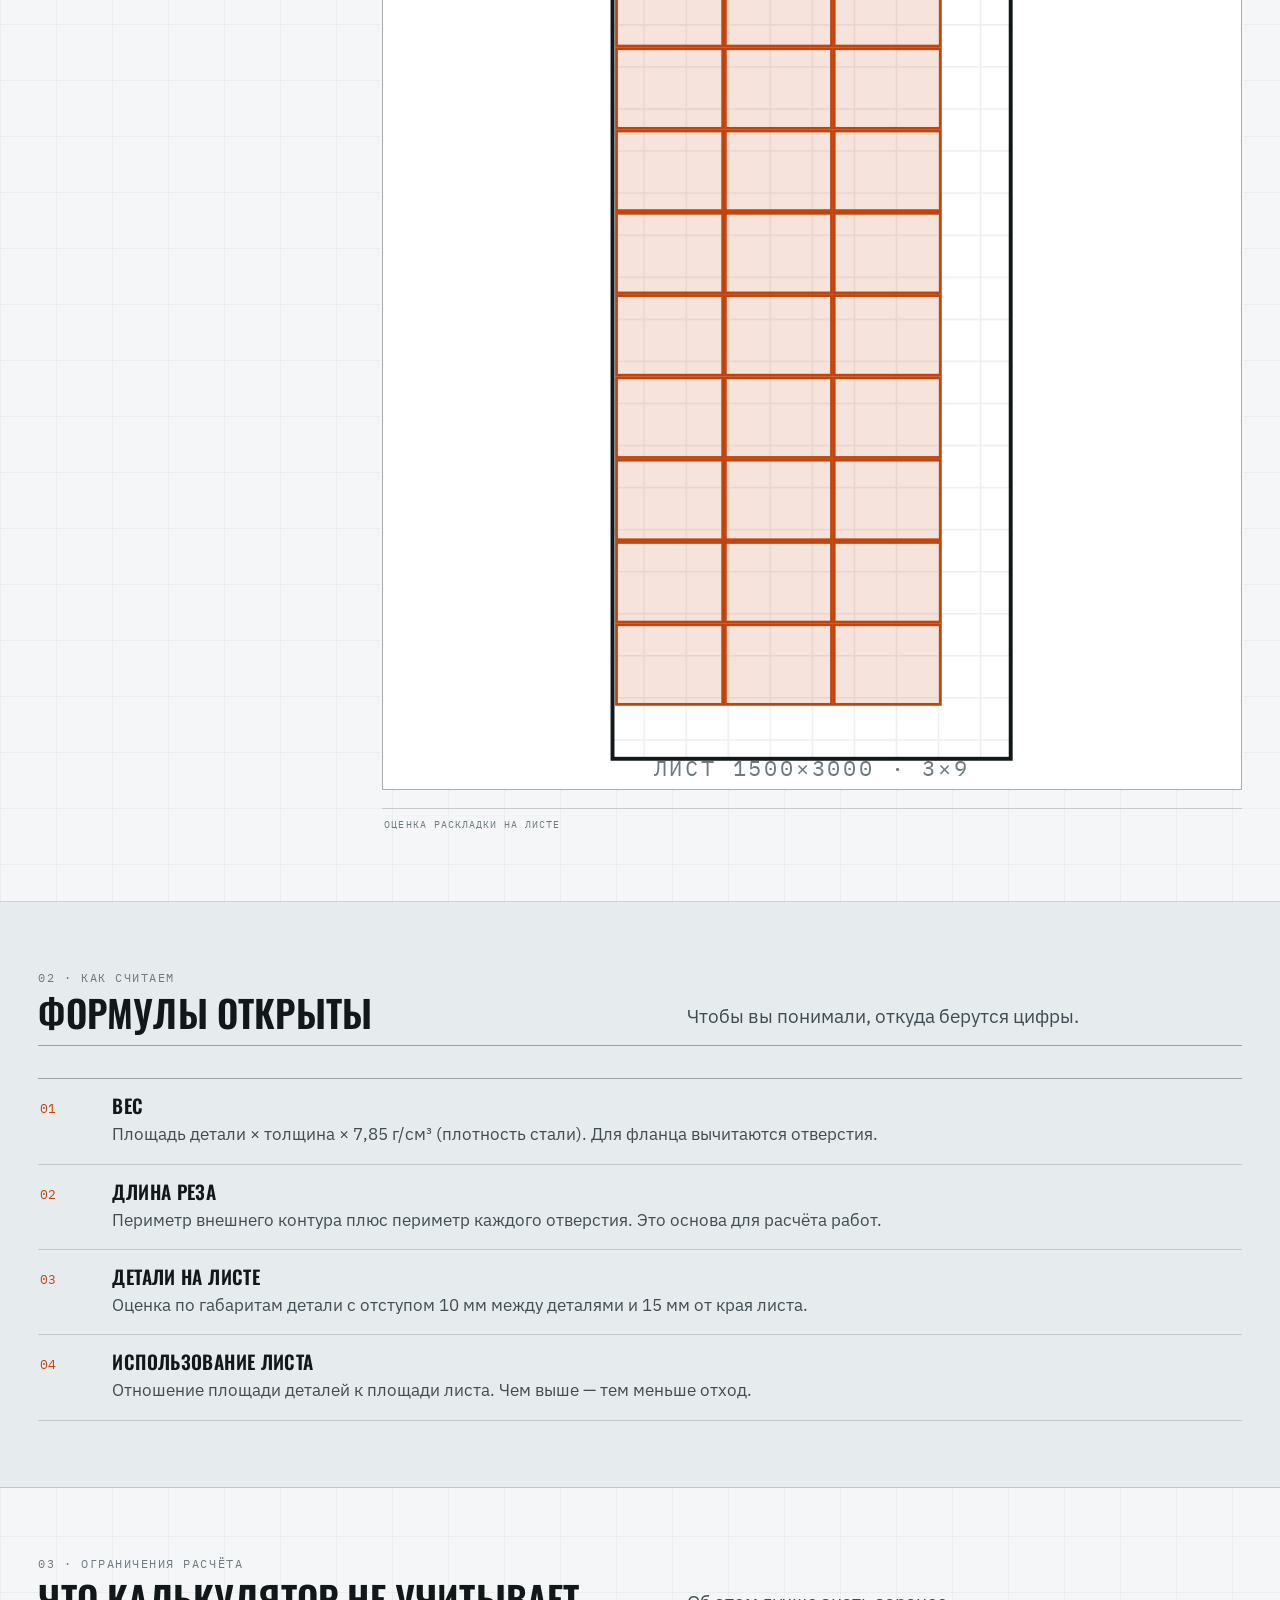
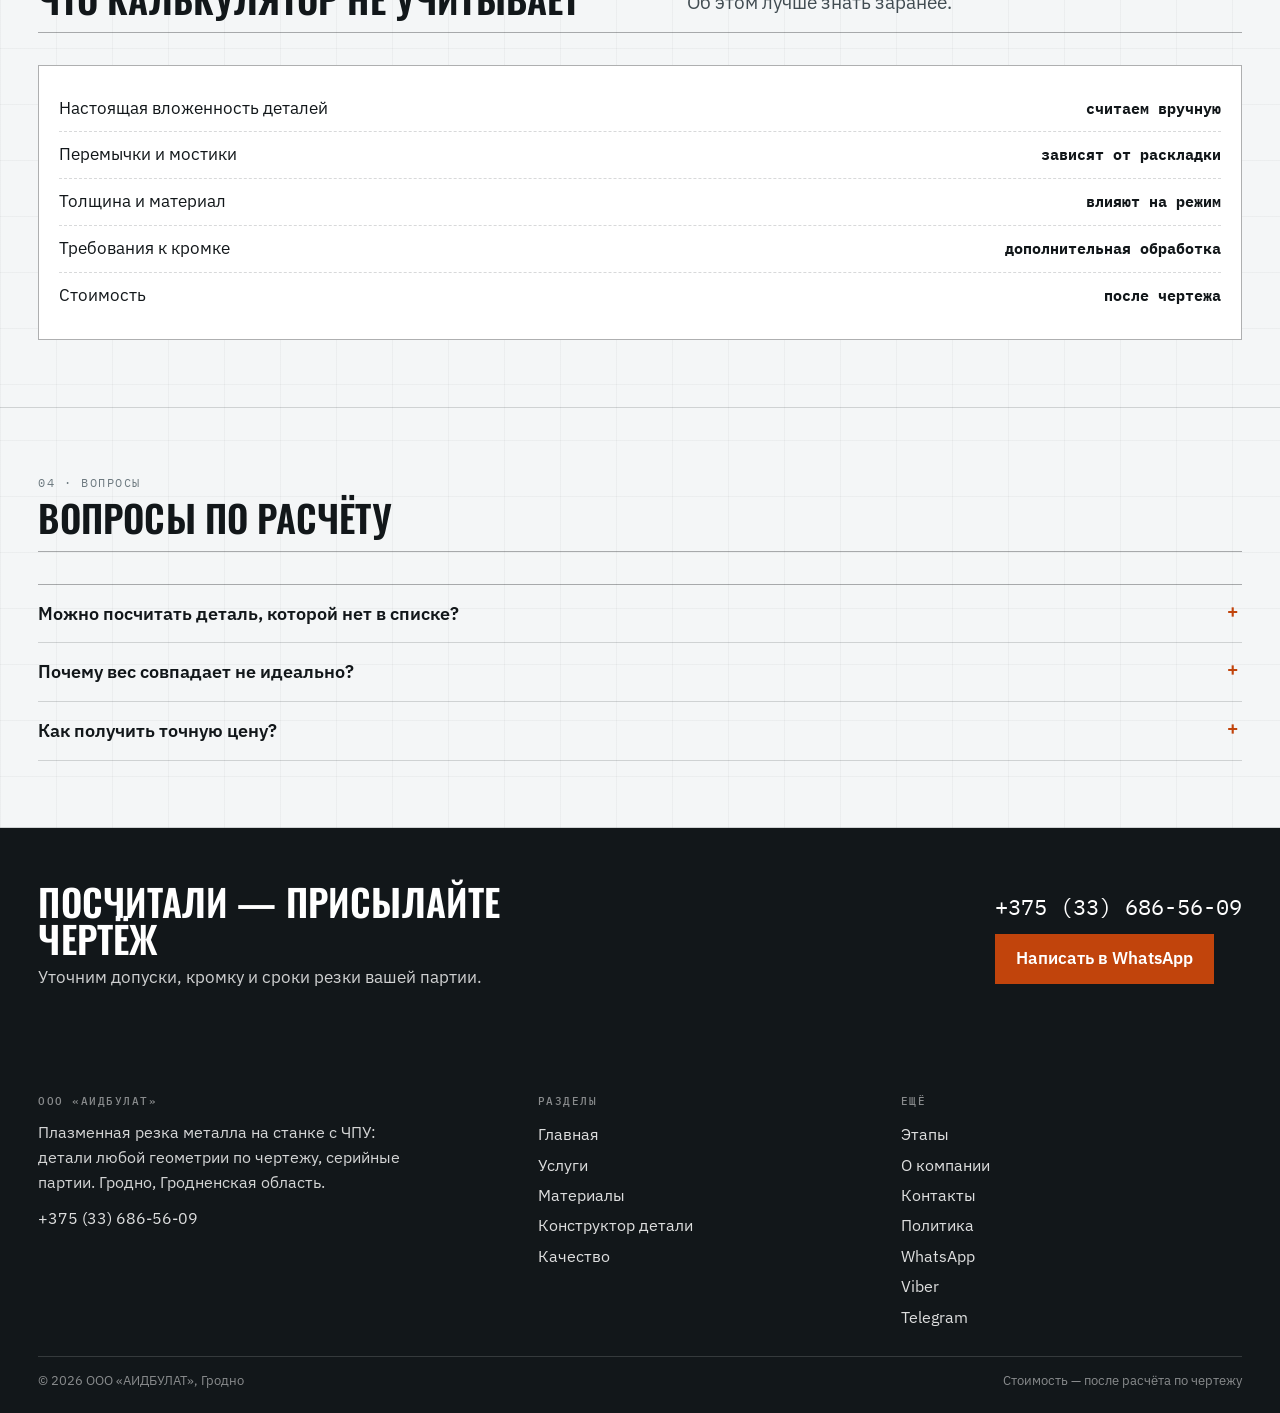
<file: konstruktor.html>
<!doctype html><html lang="ru"><head><meta charset="utf-8"><meta name="viewport" content="width=device-width, initial-scale=1"><title>Конструктор детали — расчёт длины реза и веса | АИДБУЛАТ</title><meta name="description" content="Калькулятор плазменной резки: пластина, диск, фланец, косынка. Длина реза, вес, раскладка на листе, заявка в WhatsApp."><meta property="og:type" content="website"><meta property="og:title" content="Конструктор детали — расчёт длины реза и веса | АИДБУЛАТ"><meta property="og:description" content="Калькулятор плазменной резки: пластина, диск, фланец, косынка. Длина реза, вес, раскладка на листе, заявка в WhatsApp."><meta property="og:image" content="assets/img/hero.jpg"><style>
:root{--paper:#F4F6F7;--steel:#E6EBED;--ink:#12171A;--ink2:#414C52;--muted:#6E7A80;
--spark:#C1440C;--spark2:#E4571A;--line:rgba(18,23,26,.16);--line2:rgba(18,23,26,.34);
--f-d:"Oswald",Impact,system-ui,sans-serif;--f-b:"IBM Plex Sans",system-ui,sans-serif;--f-m:"IBM Plex Mono",monospace}
*,*::before,*::after{box-sizing:border-box}
html{font-size:19px;-webkit-text-size-adjust:100%;overflow-x:clip}
body{margin:0;background:var(--paper);color:var(--ink);font-family:var(--f-b);line-height:1.55;
-webkit-font-smoothing:antialiased;overflow-x:hidden;background-image:
linear-gradient(rgba(18,23,26,.035) 1px,transparent 1px),linear-gradient(90deg,rgba(18,23,26,.035) 1px,transparent 1px);
background-size:56px 56px}
img{max-width:100%;display:block}a{color:inherit;text-decoration:none}
h1,h2,h3,h4,p,ul,ol,dl,figure{margin:0}ul,ol{padding-left:1.1em}
h1,h2,h3{font-family:var(--f-d);font-weight:600;line-height:.98;letter-spacing:.005em;
text-transform:uppercase;overflow-wrap:anywhere}
h1{font-size:clamp(2rem,4.4vw,3.75rem)}
h2{font-size:clamp(1.55rem,2.9vw,2.5rem)}
h3{font-size:clamp(1rem,1.35vw,1.16rem);line-height:1.1;letter-spacing:.02em}
p{color:var(--ink2)}
em{font-style:normal;color:var(--spark)}
.mono{font-family:var(--f-m);font-size:.62rem;letter-spacing:.13em;text-transform:uppercase;color:var(--muted)}
.wrap{width:100%;max-width:1320px;margin:0 auto;padding-inline:clamp(16px,3vw,40px)}
.tbar{background:var(--ink);color:#EDF1F2;font-size:.67rem}
.tbar__in{display:flex;gap:14px;align-items:center;justify-content:space-between;min-height:36px;flex-wrap:wrap}
.tbar span{opacity:.84}.tbar a{font-family:var(--f-m);font-size:.7rem;color:#fff;white-space:nowrap}
.hdr{background:var(--paper);border-bottom:1px solid var(--line2);position:relative;z-index:60}
.hdr__in{display:flex;align-items:center;justify-content:space-between;gap:14px;padding-block:12px}
.logo{display:flex;align-items:center;gap:12px;min-width:0}
.logo i{width:40px;height:40px;flex:none;display:grid;place-items:center;background:var(--ink);
color:#fff;font-family:var(--f-m);font-size:.58rem;font-style:normal;letter-spacing:.04em;position:relative}
.logo i::after{content:"";position:absolute;left:5px;right:5px;bottom:6px;height:2px;background:var(--spark2)}
.logo b{font-family:var(--f-d);font-weight:600;font-size:1.32rem;letter-spacing:.045em;text-transform:uppercase;
white-space:nowrap;display:block;line-height:1.1}
.logo span{display:block;font-family:var(--f-m);font-size:.55rem;letter-spacing:.1em;color:var(--muted);
text-transform:uppercase;margin-top:2px}
.hdr__right{display:flex;align-items:center;gap:12px}
.tel{font-family:var(--f-m);font-size:.82rem;font-weight:600;white-space:nowrap}
.strip{border-bottom:1px solid var(--line2);background:var(--paper);position:relative;z-index:55}
.strip__in{display:flex;gap:1px;overflow-x:auto;scrollbar-width:none}
.strip__in::-webkit-scrollbar{display:none}
.strip__in a{flex:none;padding:14px 12px 12px;font-size:.82rem;font-weight:500;color:var(--ink2);
border-bottom:3px solid transparent;white-space:nowrap}
.strip__in a:hover{color:var(--ink);background:var(--steel)}
.strip__in a[aria-current]{color:var(--spark);border-bottom-color:var(--spark);font-weight:600}
.burger{display:none;width:44px;height:40px;border:1px solid var(--line2);background:#fff;
align-items:center;justify-content:center;flex-direction:column;gap:4px;cursor:pointer;padding:0}
.burger i{display:block;width:18px;height:2px;background:var(--ink)}
.btn{display:inline-flex;align-items:center;gap:8px;min-height:50px;padding:0 20px;background:var(--ink);
color:#fff;font-size:.87rem;font-weight:600;border:1px solid var(--ink);border-radius:0}
.btn:hover{background:#000}
.btn--spark{background:var(--spark);border-color:var(--spark)}
.btn--spark:hover{background:#A93809}
.btn--line{background:transparent;color:var(--ink);border-color:var(--line2)}
.btn--line:hover{background:var(--steel)}
.hero{position:relative;overflow:hidden;border-bottom:1px solid var(--line2);background:var(--paper)}
.hero__bg{position:absolute;inset:0}
.hero__bg img{width:100%;height:100%;object-fit:cover;object-position:62% 50%}
.hero__bg::after{content:"";position:absolute;inset:0;background:
linear-gradient(96deg,var(--paper) 0%,rgba(244,246,247,.98) 34%,rgba(244,246,247,.72) 54%,rgba(244,246,247,.06) 84%)}
.hero__in{position:relative;z-index:2;padding-block:clamp(32px,5vw,60px);min-height:clamp(510px,68vh,650px);
display:flex;flex-direction:column;justify-content:center}
.hero h1{max-width:19ch;margin-top:15px}
.hero p{max-width:44ch;margin-top:15px}
.kick{display:inline-flex;align-items:center;gap:9px;font-family:var(--f-m);font-size:.61rem;
letter-spacing:.14em;text-transform:uppercase;color:var(--spark)}
.kick::before{content:"";width:24px;height:2px;background:currentColor}
.hero__cta{display:flex;gap:10px;flex-wrap:wrap;margin-top:24px}
.hero__figs{display:grid;grid-template-columns:repeat(3,minmax(0,1fr));gap:1px;background:var(--line);
border:1px solid var(--line2);margin-top:clamp(20px,3vw,32px);max-width:640px}
.hero__figs>div{background:rgba(244,246,247,.96);padding:12px 14px}
.hero__figs b{display:block;font-family:var(--f-m);font-size:1rem;font-weight:600}
.hero__figs span{display:block;font-size:.68rem;color:var(--muted);margin-top:2px}
.band{padding-block:clamp(40px,5.2vw,72px);border-bottom:1px solid var(--line)}
.band--steel{background:var(--steel)}
.band--ink{background:var(--ink);color:#fff}
.band--ink h2,.band--ink h3{color:#fff}.band--ink p{color:rgba(255,255,255,.82)}
.band--ink .mono,.band--ink .kick{color:#F0A275}
</style><link rel="stylesheet" href="assets/css/site.v1.css"><link rel="icon" href="assets/img/favicon.svg" type="image/svg+xml"><link rel="preconnect" href="https://fonts.googleapis.com"><link rel="preconnect" href="https://fonts.gstatic.com" crossorigin><link rel="stylesheet" href="https://fonts.googleapis.com/css2?family=Oswald:wght@400;500;600&family=IBM+Plex+Mono:wght@400;500;600&family=IBM+Plex+Sans:wght@400;500;600&display=swap"></head><body><div class="tbar"><div class="wrap tbar__in"><span>ООО «АИДБУЛАТ» · Гродно</span><span>Плазменная резка на ЧПУ · любая геометрия</span><a href="tel:+375336865609">+375 (33) 686-56-09</a></div></div><header class="hdr"><div class="wrap hdr__in"><a class="logo" href="index.html"><i>CNC</i><span><b>АИДБУЛАТ</b><span>плазменная резка металла</span></span></a><div class="hdr__right"><a class="tel" href="tel:+375336865609">+375 (33) 686-56-09</a><a class="btn btn--spark" href="kontakty.html#zayavka" style="min-height:42px;padding:0 15px;font-size:.8rem">Заявка</a><button class="burger" id="burger" aria-label="Меню" aria-expanded="false"><i></i><i></i><i></i></button></div></div></header><div class="strip"><div class="wrap"><nav class="strip__in" aria-label="Страницы сайта"><a href="index.html">Главная</a><a href="uslugi.html">Услуги</a><a href="materialy.html">Материалы</a><a href="konstruktor.html" aria-current="page">Конструктор детали</a><a href="kachestvo.html">Качество</a><a href="etapy.html">Этапы</a><a href="o-kompanii.html">О компании</a><a href="kontakty.html">Контакты</a><a href="politika.html">Политика</a></nav></div></div><main><section class="hero"><div class="hero__bg"><img src="assets/img/stol.jpg" alt="АИДБУЛАТ: плазменная резка металла на ЧПУ, Гродно"></div><div class="hero__in"><div class="wrap"><span class="kick">Расчёт</span><h1>Конструктор <em>детали</em></h1><p>Четыре типовые формы: пластина, диск, фланец и косынка. Укажите размеры — увидите контур, длину реза, вес и раскладку по листу.</p><div class="hero__cta"><a class="btn" href="tel:+375336865609">Позвонить · +375 (33) 686-56-09</a><a class="btn btn--line" href="konstruktor.html">Качество</a></div><div class="hero__figs"><div><b>Форма</b><span>4 типа</span></div><div><b>Вес</b><span>по плотности стали</span></div><div><b>Раскладка</b><span>оценка по листу</span></div></div></div></div></section><section class="band"><div class="wrap"><div class="sect__head"><div class="h2w"><span class="mono">01 · калькулятор</span><h2>Параметры и результат</h2></div><div><p>Расчёт ориентировочный: он считает длину реза, вес и сколько деталей влезает на лист. Точную стоимость называем после получения чертежа.</p></div></div><div class="calc"><div class="calc__form"><h3>Параметры детали</h3><div class="fld"><label for="kShape">Форма</label><select id="kShape"><option value="pryam">Пластина (прямоугольник)</option><option value="krug">Диск (круг)</option><option value="flanec">Фланец с отверстиями</option><option value="kosynka">Косынка (треугольник)</option></select></div><div class="fld fld--2"><div class="fld"><label for="fA">Длина a, мм</label><input id="fA" value="400" inputmode="decimal"></div><div class="fld"><label for="fB">Ширина b, мм</label><input id="fB" value="300" inputmode="decimal"></div></div><div class="fld" data-for="krug flanec"><label for="fD">Наружный диаметр D, мм</label><input id="fD" value="300" inputmode="decimal"></div><div class="fld" data-for="flanec"><label for="fDin">Внутренний диаметр, мм</label><input id="fDin" value="140" inputmode="decimal"></div><div class="fld fld--2" data-for="flanec"><div class="fld"><label for="fDH">Ø отверстия, мм</label><input id="fDH" value="18" inputmode="decimal"></div><div class="fld"><label for="fNH">Отверстий, шт</label><input id="fNH" value="6" inputmode="decimal"></div></div><div class="fld"><label for="fS">Толщина металла, мм</label><select id="fS"><option>1</option><option>2</option><option selected>3</option><option>4</option><option>5</option><option>6</option><option>8</option><option>10</option><option>12</option><option>14</option><option>16</option><option>20</option></select></div><div class="fld fld--2"><div class="fld"><label for="fQty">Деталей, шт</label><input id="fQty" value="10" inputmode="numeric"></div><div class="fld"><label for="fSheet">Лист</label><select id="fSheet"><option value="1250x2500" selected>лист 1250 × 2500</option><option value="1500x3000" selected>лист 1500 × 3000</option></select></div></div><p class="fld__hint">Расчёт ориентировочный: считает длину реза, вес и раскладку по листу. Точные режимы и стоимость — после чертежа.</p></div><div class="calc__view"><div><div class="canvas" id="partSvg"></div><div class="canvas__cap">Контур детали и подвод плазмы</div></div><div class="out"><h3>Расчёт</h3><div class="out__r"><span>Площадь детали</span><b data-out="area">—</b></div><div class="out__r"><span>Длина реза на деталь</span><b data-out="per">—</b></div><div class="out__r"><span>Вес детали</span><b data-out="weight">—</b></div><div class="out__r"><span>Деталей на листе</span><b data-out="perSheet">—</b></div><div class="out__r"><span>Нужно листов</span><b data-out="sheets">—</b></div><div class="out__r"><span>Длина реза на партию</span><b data-out="perTotal">—</b></div><div class="out__r"><span>Вес партии</span><b data-out="weightTotal">—</b></div><div class="out__r"><span>Использование листа</span><b data-out="use">—</b></div><a class="btn btn--spark" id="calcwa" href="https://wa.me/375336865609">Отправить расчёт в WhatsApp</a><p class="out__note">Вес считаем по плотности стали 7,85 г/см³. Раскладка приблизительная: настоящая зависит от вложенности деталей и перемычек.</p></div><div class="canvas" id="nestSvg" style="grid-column:1/-1"></div><div class="canvas__cap" style="grid-column:1/-1">Оценка раскладки на листе</div></div></div></div></section><section class="band band--steel"><div class="wrap"><div class="sect__head"><div class="h2w"><span class="mono">02 · как считаем</span><h2>Формулы открыты</h2></div><div><p>Чтобы вы понимали, откуда берутся цифры.</p></div></div><div class="rows"><div class="row"><div class="row__n">01</div><div><h3>Вес</h3><p>Площадь детали × толщина × 7,85 г/см³ (плотность стали). Для фланца вычитаются отверстия.</p></div></div><div class="row"><div class="row__n">02</div><div><h3>Длина реза</h3><p>Периметр внешнего контура плюс периметр каждого отверстия. Это основа для расчёта работ.</p></div></div><div class="row"><div class="row__n">03</div><div><h3>Детали на листе</h3><p>Оценка по габаритам детали с отступом 10 мм между деталями и 15 мм от края листа.</p></div></div><div class="row"><div class="row__n">04</div><div><h3>Использование листа</h3><p>Отношение площади деталей к площади листа. Чем выше — тем меньше отход.</p></div></div></div></div></section><section class="band "><div class="wrap"><div class="sect__head"><div class="h2w"><span class="mono">03 · ограничения расчёта</span><h2>Что калькулятор не учитывает</h2></div><div><p>Об этом лучше знать заранее.</p></div></div><div class="spec"><div class="spec__row"><span>Настоящая вложенность деталей</span><b>считаем вручную</b></div><div class="spec__row"><span>Перемычки и мостики</span><b>зависят от раскладки</b></div><div class="spec__row"><span>Толщина и материал</span><b>влияют на режим</b></div><div class="spec__row"><span>Требования к кромке</span><b>дополнительная обработка</b></div><div class="spec__row"><span>Стоимость</span><b>после чертежа</b></div></div></div></section><section class="band "><div class="wrap"><div class="sect__head"><div class="h2w"><span class="mono">04 · вопросы</span><h2>Вопросы по расчёту</h2></div><div><p></p></div></div><div class="faq"><details><summary>Можно посчитать деталь, которой нет в списке?</summary><p>Да. Пришлите чертёж: посчитаем длину реза и вес по вашей геометрии.</p></details><details><summary>Почему вес совпадает не идеально?</summary><p>Плотность стали берётся средняя, а марка может отличаться. Для оценки веса этого достаточно.</p></details><details><summary>Как получить точную цену?</summary><p>Пришлите DXF или DWG с толщиной и количеством — ответим с расчётом.</p></details></div></div></section><section class="cta"><div class="wrap cta__in"><div><h2>Посчитали — присылайте чертёж</h2><p>Уточним допуски, кромку и сроки резки вашей партии.</p></div><div><a class="cta__tel" href="tel:+375336865609">+375 (33) 686-56-09</a><a class="btn btn--spark" style="margin-top:9px" href="https://wa.me/375336865609">Написать в WhatsApp</a></div></div></section></main><footer class="foot"><div class="wrap"><div class="foot__in"><div><h4>ООО «АИДБУЛАТ»</h4><p style="color:rgba(255,255,255,.82);font-size:.85rem;max-width:38ch">Плазменная резка металла на станке с ЧПУ: детали любой геометрии по чертежу, серийные партии. Гродно, Гродненская область.</p><p style="margin-top:9px"><a href="tel:+375336865609">+375 (33) 686-56-09</a></p></div><div><h4>Разделы</h4><a href="index.html">Главная</a><a href="uslugi.html">Услуги</a><a href="materialy.html">Материалы</a><a href="konstruktor.html">Конструктор детали</a><a href="kachestvo.html">Качество</a></div><div><h4>Ещё</h4><a href="etapy.html">Этапы</a><a href="o-kompanii.html">О компании</a><a href="kontakty.html">Контакты</a><a href="politika.html">Политика</a><a href="https://wa.me/375336865609">WhatsApp</a><a href="viber://chat?number=%2B375336865609">Viber</a><a href="https://t.me/+375336865609">Telegram</a></div></div><div class="foot__low"><span>© 2026 ООО «АИДБУЛАТ», Гродно</span><span>Стоимость — после расчёта по чертежу</span></div></div></footer><div class="fbar"><a href="tel:+375336865609">Позвонить</a><a href="https://wa.me/375336865609">WhatsApp</a><a href="viber://chat?number=%2B375336865609">Viber</a><a href="https://t.me/+375336865609">Telegram</a></div><div class="drawer" id="drawer" aria-hidden="true" role="dialog" aria-label="Меню"><div class="drawer__top"><span class="mono">Меню</span><button class="drawer__close" id="drawerClose" aria-label="Закрыть">✕</button></div><nav><a href="index.html">Главная</a><a href="uslugi.html">Услуги</a><a href="materialy.html">Материалы</a><a href="konstruktor.html" aria-current="page">Конструктор детали</a><a href="kachestvo.html">Качество</a><a href="etapy.html">Этапы</a><a href="o-kompanii.html">О компании</a><a href="kontakty.html">Контакты</a><a href="politika.html">Политика</a></nav><div class="drawer__foot"><a class="btn btn--spark" href="tel:+375336865609">+375 (33) 686-56-09</a><a class="btn btn--line" href="https://wa.me/375336865609">WhatsApp</a></div></div><script src="assets/js/main.v1.js"></script></body></html>
</file>
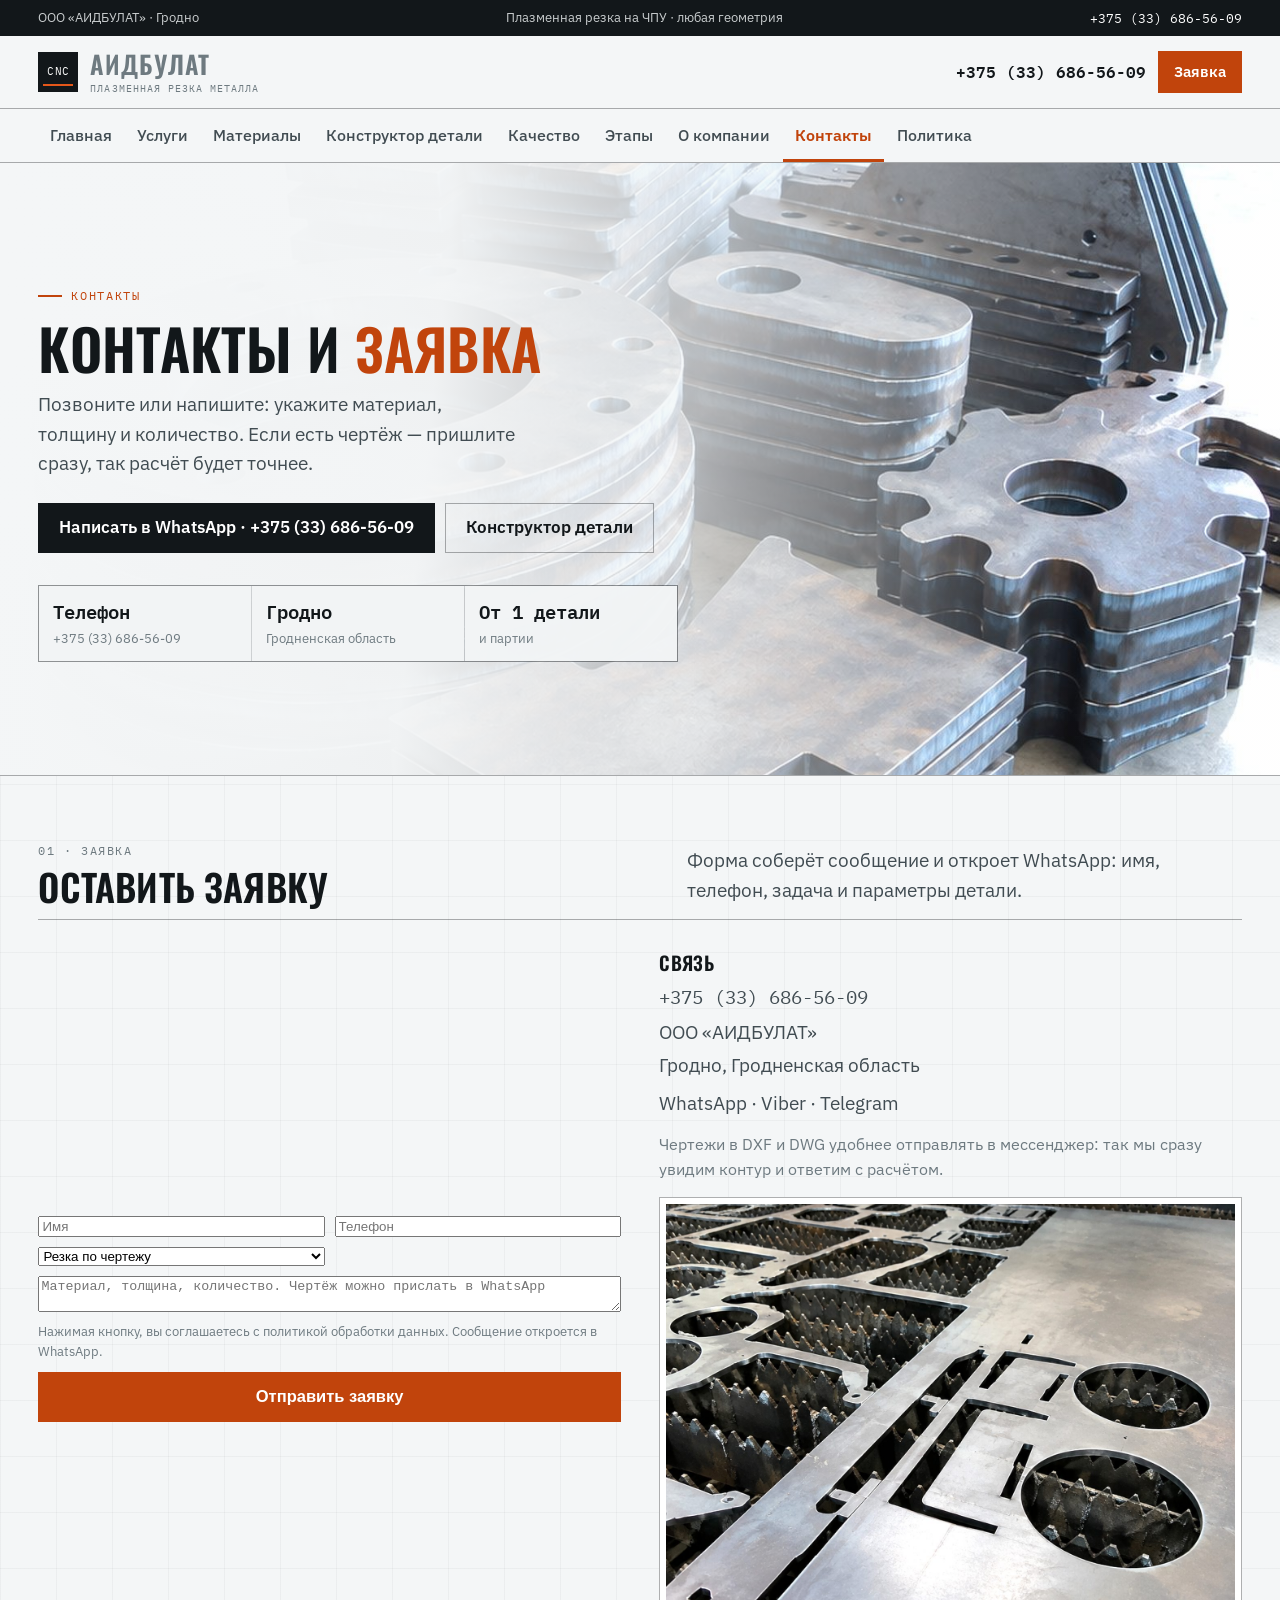
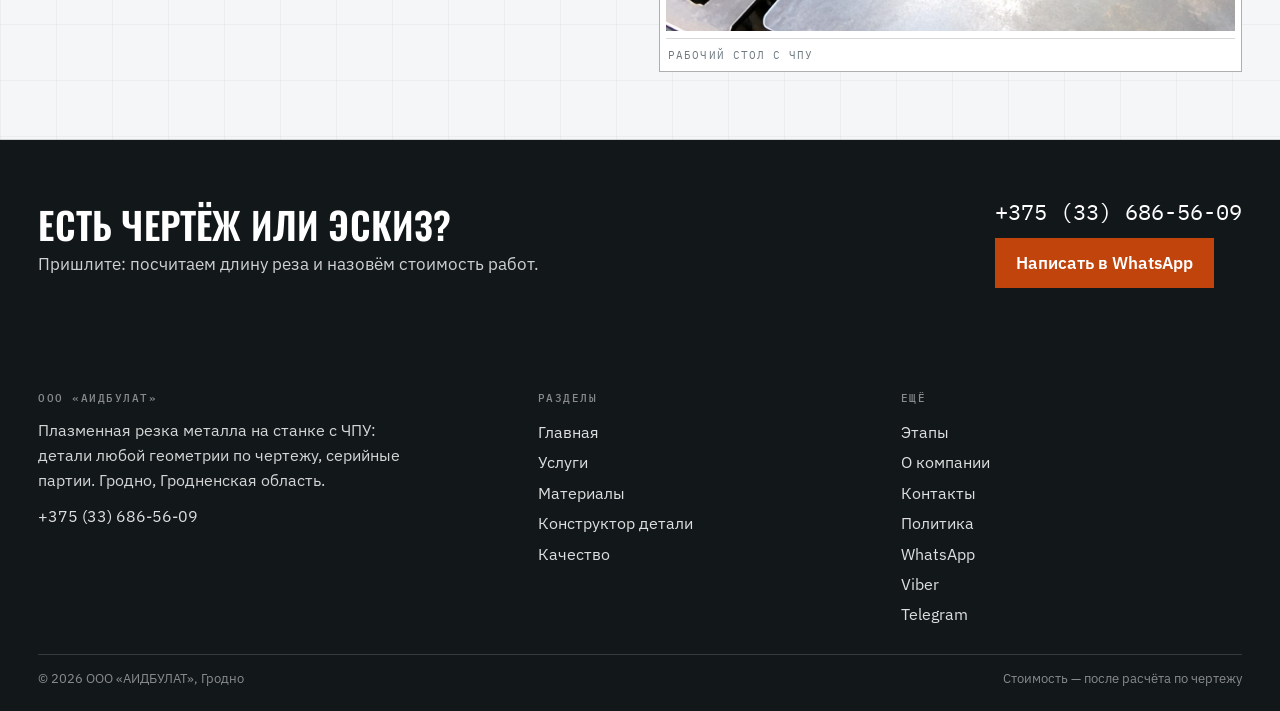
<file: kontakty.html>
<!doctype html><html lang="ru"><head><meta charset="utf-8"><meta name="viewport" content="width=device-width, initial-scale=1"><title>Контакты — плазменная резка металла в Гродно | АИДБУЛАТ</title><meta name="description" content="ООО «АИДБУЛАТ», Гродно, Гродненская область. Телефон +375 (33) 686-56-09. Плазменная резка металла на ЧПУ, детали любой геометрии."><meta property="og:type" content="website"><meta property="og:title" content="Контакты — плазменная резка металла в Гродно | АИДБУЛАТ"><meta property="og:description" content="ООО «АИДБУЛАТ», Гродно, Гродненская область. Телефон +375 (33) 686-56-09. Плазменная резка металла на ЧПУ, детали любой геометрии."><meta property="og:image" content="assets/img/hero.jpg"><style>
:root{--paper:#F4F6F7;--steel:#E6EBED;--ink:#12171A;--ink2:#414C52;--muted:#6E7A80;
--spark:#C1440C;--spark2:#E4571A;--line:rgba(18,23,26,.16);--line2:rgba(18,23,26,.34);
--f-d:"Oswald",Impact,system-ui,sans-serif;--f-b:"IBM Plex Sans",system-ui,sans-serif;--f-m:"IBM Plex Mono",monospace}
*,*::before,*::after{box-sizing:border-box}
html{font-size:19px;-webkit-text-size-adjust:100%;overflow-x:clip}
body{margin:0;background:var(--paper);color:var(--ink);font-family:var(--f-b);line-height:1.55;
-webkit-font-smoothing:antialiased;overflow-x:hidden;background-image:
linear-gradient(rgba(18,23,26,.035) 1px,transparent 1px),linear-gradient(90deg,rgba(18,23,26,.035) 1px,transparent 1px);
background-size:56px 56px}
img{max-width:100%;display:block}a{color:inherit;text-decoration:none}
h1,h2,h3,h4,p,ul,ol,dl,figure{margin:0}ul,ol{padding-left:1.1em}
h1,h2,h3{font-family:var(--f-d);font-weight:600;line-height:.98;letter-spacing:.005em;
text-transform:uppercase;overflow-wrap:anywhere}
h1{font-size:clamp(2rem,4.4vw,3.75rem)}
h2{font-size:clamp(1.55rem,2.9vw,2.5rem)}
h3{font-size:clamp(1rem,1.35vw,1.16rem);line-height:1.1;letter-spacing:.02em}
p{color:var(--ink2)}
em{font-style:normal;color:var(--spark)}
.mono{font-family:var(--f-m);font-size:.62rem;letter-spacing:.13em;text-transform:uppercase;color:var(--muted)}
.wrap{width:100%;max-width:1320px;margin:0 auto;padding-inline:clamp(16px,3vw,40px)}
.tbar{background:var(--ink);color:#EDF1F2;font-size:.67rem}
.tbar__in{display:flex;gap:14px;align-items:center;justify-content:space-between;min-height:36px;flex-wrap:wrap}
.tbar span{opacity:.84}.tbar a{font-family:var(--f-m);font-size:.7rem;color:#fff;white-space:nowrap}
.hdr{background:var(--paper);border-bottom:1px solid var(--line2);position:relative;z-index:60}
.hdr__in{display:flex;align-items:center;justify-content:space-between;gap:14px;padding-block:12px}
.logo{display:flex;align-items:center;gap:12px;min-width:0}
.logo i{width:40px;height:40px;flex:none;display:grid;place-items:center;background:var(--ink);
color:#fff;font-family:var(--f-m);font-size:.58rem;font-style:normal;letter-spacing:.04em;position:relative}
.logo i::after{content:"";position:absolute;left:5px;right:5px;bottom:6px;height:2px;background:var(--spark2)}
.logo b{font-family:var(--f-d);font-weight:600;font-size:1.32rem;letter-spacing:.045em;text-transform:uppercase;
white-space:nowrap;display:block;line-height:1.1}
.logo span{display:block;font-family:var(--f-m);font-size:.55rem;letter-spacing:.1em;color:var(--muted);
text-transform:uppercase;margin-top:2px}
.hdr__right{display:flex;align-items:center;gap:12px}
.tel{font-family:var(--f-m);font-size:.82rem;font-weight:600;white-space:nowrap}
.strip{border-bottom:1px solid var(--line2);background:var(--paper);position:relative;z-index:55}
.strip__in{display:flex;gap:1px;overflow-x:auto;scrollbar-width:none}
.strip__in::-webkit-scrollbar{display:none}
.strip__in a{flex:none;padding:14px 12px 12px;font-size:.82rem;font-weight:500;color:var(--ink2);
border-bottom:3px solid transparent;white-space:nowrap}
.strip__in a:hover{color:var(--ink);background:var(--steel)}
.strip__in a[aria-current]{color:var(--spark);border-bottom-color:var(--spark);font-weight:600}
.burger{display:none;width:44px;height:40px;border:1px solid var(--line2);background:#fff;
align-items:center;justify-content:center;flex-direction:column;gap:4px;cursor:pointer;padding:0}
.burger i{display:block;width:18px;height:2px;background:var(--ink)}
.btn{display:inline-flex;align-items:center;gap:8px;min-height:50px;padding:0 20px;background:var(--ink);
color:#fff;font-size:.87rem;font-weight:600;border:1px solid var(--ink);border-radius:0}
.btn:hover{background:#000}
.btn--spark{background:var(--spark);border-color:var(--spark)}
.btn--spark:hover{background:#A93809}
.btn--line{background:transparent;color:var(--ink);border-color:var(--line2)}
.btn--line:hover{background:var(--steel)}
.hero{position:relative;overflow:hidden;border-bottom:1px solid var(--line2);background:var(--paper)}
.hero__bg{position:absolute;inset:0}
.hero__bg img{width:100%;height:100%;object-fit:cover;object-position:62% 50%}
.hero__bg::after{content:"";position:absolute;inset:0;background:
linear-gradient(96deg,var(--paper) 0%,rgba(244,246,247,.98) 34%,rgba(244,246,247,.72) 54%,rgba(244,246,247,.06) 84%)}
.hero__in{position:relative;z-index:2;padding-block:clamp(32px,5vw,60px);min-height:clamp(510px,68vh,650px);
display:flex;flex-direction:column;justify-content:center}
.hero h1{max-width:19ch;margin-top:15px}
.hero p{max-width:44ch;margin-top:15px}
.kick{display:inline-flex;align-items:center;gap:9px;font-family:var(--f-m);font-size:.61rem;
letter-spacing:.14em;text-transform:uppercase;color:var(--spark)}
.kick::before{content:"";width:24px;height:2px;background:currentColor}
.hero__cta{display:flex;gap:10px;flex-wrap:wrap;margin-top:24px}
.hero__figs{display:grid;grid-template-columns:repeat(3,minmax(0,1fr));gap:1px;background:var(--line);
border:1px solid var(--line2);margin-top:clamp(20px,3vw,32px);max-width:640px}
.hero__figs>div{background:rgba(244,246,247,.96);padding:12px 14px}
.hero__figs b{display:block;font-family:var(--f-m);font-size:1rem;font-weight:600}
.hero__figs span{display:block;font-size:.68rem;color:var(--muted);margin-top:2px}
.band{padding-block:clamp(40px,5.2vw,72px);border-bottom:1px solid var(--line)}
.band--steel{background:var(--steel)}
.band--ink{background:var(--ink);color:#fff}
.band--ink h2,.band--ink h3{color:#fff}.band--ink p{color:rgba(255,255,255,.82)}
.band--ink .mono,.band--ink .kick{color:#F0A275}
</style><link rel="stylesheet" href="assets/css/site.v1.css"><link rel="icon" href="assets/img/favicon.svg" type="image/svg+xml"><link rel="preconnect" href="https://fonts.googleapis.com"><link rel="preconnect" href="https://fonts.gstatic.com" crossorigin><link rel="stylesheet" href="https://fonts.googleapis.com/css2?family=Oswald:wght@400;500;600&family=IBM+Plex+Mono:wght@400;500;600&family=IBM+Plex+Sans:wght@400;500;600&display=swap"></head><body><div class="tbar"><div class="wrap tbar__in"><span>ООО «АИДБУЛАТ» · Гродно</span><span>Плазменная резка на ЧПУ · любая геометрия</span><a href="tel:+375336865609">+375 (33) 686-56-09</a></div></div><header class="hdr"><div class="wrap hdr__in"><a class="logo" href="index.html"><i>CNC</i><span><b>АИДБУЛАТ</b><span>плазменная резка металла</span></span></a><div class="hdr__right"><a class="tel" href="tel:+375336865609">+375 (33) 686-56-09</a><a class="btn btn--spark" href="kontakty.html#zayavka" style="min-height:42px;padding:0 15px;font-size:.8rem">Заявка</a><button class="burger" id="burger" aria-label="Меню" aria-expanded="false"><i></i><i></i><i></i></button></div></div></header><div class="strip"><div class="wrap"><nav class="strip__in" aria-label="Страницы сайта"><a href="index.html">Главная</a><a href="uslugi.html">Услуги</a><a href="materialy.html">Материалы</a><a href="konstruktor.html">Конструктор детали</a><a href="kachestvo.html">Качество</a><a href="etapy.html">Этапы</a><a href="o-kompanii.html">О компании</a><a href="kontakty.html" aria-current="page">Контакты</a><a href="politika.html">Политика</a></nav></div></div><main><section class="hero"><div class="hero__bg"><img src="assets/img/detali.jpg" alt="АИДБУЛАТ: плазменная резка металла на ЧПУ, Гродно"></div><div class="hero__in"><div class="wrap"><span class="kick">Контакты</span><h1>Контакты и <em>заявка</em></h1><p>Позвоните или напишите: укажите материал, толщину и количество. Если есть чертёж — пришлите сразу, так расчёт будет точнее.</p><div class="hero__cta"><a class="btn" href="tel:+375336865609">Написать в WhatsApp · +375 (33) 686-56-09</a><a class="btn btn--line" href="konstruktor.html">Конструктор детали</a></div><div class="hero__figs"><div><b>Телефон</b><span>+375 (33) 686-56-09</span></div><div><b>Гродно</b><span>Гродненская область</span></div><div><b>От 1 детали</b><span>и партии</span></div></div></div></div></section><section class="band"><div class="wrap" id="zayavka"><div class="sect__head"><div class="h2w"><span class="mono">01 · заявка</span><h2>Оставить заявку</h2></div><div><p>Форма соберёт сообщение и откроет WhatsApp: имя, телефон, задача и параметры детали.</p></div></div><div class="split"><div><form class="form" id="lead-form" novalidate><input class="inp" id="lname" placeholder="Имя" autocomplete="name"><input class="inp" id="lphone" placeholder="Телефон" inputmode="tel" autocomplete="tel"><select class="inp" id="lwhat"><option>Резка по чертежу</option><option>Раскрой листа</option><option>Серийная партия</option><option>Ремонтная деталь по образцу</option><option>Другое</option></select><textarea class="inp" id="lmsg" placeholder="Материал, толщина, количество. Чертёж можно прислать в WhatsApp"></textarea><p class="form__note">Нажимая кнопку, вы соглашаетесь с политикой обработки данных. Сообщение откроется в WhatsApp.</p><button class="btn btn--spark" type="submit">Отправить заявку</button></form><span class="ok" id="lead-ok"></span></div><div class="split__txt"><h3>Связь</h3><p style="margin-top:10px"><a href="tel:+375336865609" style="font-family:var(--f-m);font-size:.98rem">+375 (33) 686-56-09</a></p><p style="margin-top:6px">ООО «АИДБУЛАТ»</p><p style="margin-top:3px">Гродно, Гродненская область</p><p style="margin-top:9px"><a href="https://wa.me/375336865609">WhatsApp</a> · <a href="viber://chat?number=%2B375336865609">Viber</a> · <a href="https://t.me/+375336865609">Telegram</a></p><p style="margin-top:12px;font-size:.86rem;color:var(--muted)">Чертежи в DXF и DWG удобнее отправлять в мессенджер: так мы сразу увидим контур и ответим с расчётом.</p><figure class="figure" style="margin-top:16px"><img src="assets/img/stol.jpg" alt="Плазменная резка на ЧПУ" style="aspect-ratio:4/3;object-fit:cover"><figcaption>Рабочий стол с ЧПУ</figcaption></figure></div></div></div></section><section class="cta"><div class="wrap cta__in"><div><h2>Есть чертёж или эскиз?</h2><p>Пришлите: посчитаем длину реза и назовём стоимость работ.</p></div><div><a class="cta__tel" href="tel:+375336865609">+375 (33) 686-56-09</a><a class="btn btn--spark" style="margin-top:9px" href="https://wa.me/375336865609">Написать в WhatsApp</a></div></div></section></main><footer class="foot"><div class="wrap"><div class="foot__in"><div><h4>ООО «АИДБУЛАТ»</h4><p style="color:rgba(255,255,255,.82);font-size:.85rem;max-width:38ch">Плазменная резка металла на станке с ЧПУ: детали любой геометрии по чертежу, серийные партии. Гродно, Гродненская область.</p><p style="margin-top:9px"><a href="tel:+375336865609">+375 (33) 686-56-09</a></p></div><div><h4>Разделы</h4><a href="index.html">Главная</a><a href="uslugi.html">Услуги</a><a href="materialy.html">Материалы</a><a href="konstruktor.html">Конструктор детали</a><a href="kachestvo.html">Качество</a></div><div><h4>Ещё</h4><a href="etapy.html">Этапы</a><a href="o-kompanii.html">О компании</a><a href="kontakty.html">Контакты</a><a href="politika.html">Политика</a><a href="https://wa.me/375336865609">WhatsApp</a><a href="viber://chat?number=%2B375336865609">Viber</a><a href="https://t.me/+375336865609">Telegram</a></div></div><div class="foot__low"><span>© 2026 ООО «АИДБУЛАТ», Гродно</span><span>Стоимость — после расчёта по чертежу</span></div></div></footer><div class="fbar"><a href="tel:+375336865609">Позвонить</a><a href="https://wa.me/375336865609">WhatsApp</a><a href="viber://chat?number=%2B375336865609">Viber</a><a href="https://t.me/+375336865609">Telegram</a></div><div class="drawer" id="drawer" aria-hidden="true" role="dialog" aria-label="Меню"><div class="drawer__top"><span class="mono">Меню</span><button class="drawer__close" id="drawerClose" aria-label="Закрыть">✕</button></div><nav><a href="index.html">Главная</a><a href="uslugi.html">Услуги</a><a href="materialy.html">Материалы</a><a href="konstruktor.html">Конструктор детали</a><a href="kachestvo.html">Качество</a><a href="etapy.html">Этапы</a><a href="o-kompanii.html">О компании</a><a href="kontakty.html" aria-current="page">Контакты</a><a href="politika.html">Политика</a></nav><div class="drawer__foot"><a class="btn btn--spark" href="tel:+375336865609">+375 (33) 686-56-09</a><a class="btn btn--line" href="https://wa.me/375336865609">WhatsApp</a></div></div><script src="assets/js/main.v1.js"></script></body></html>
</file>
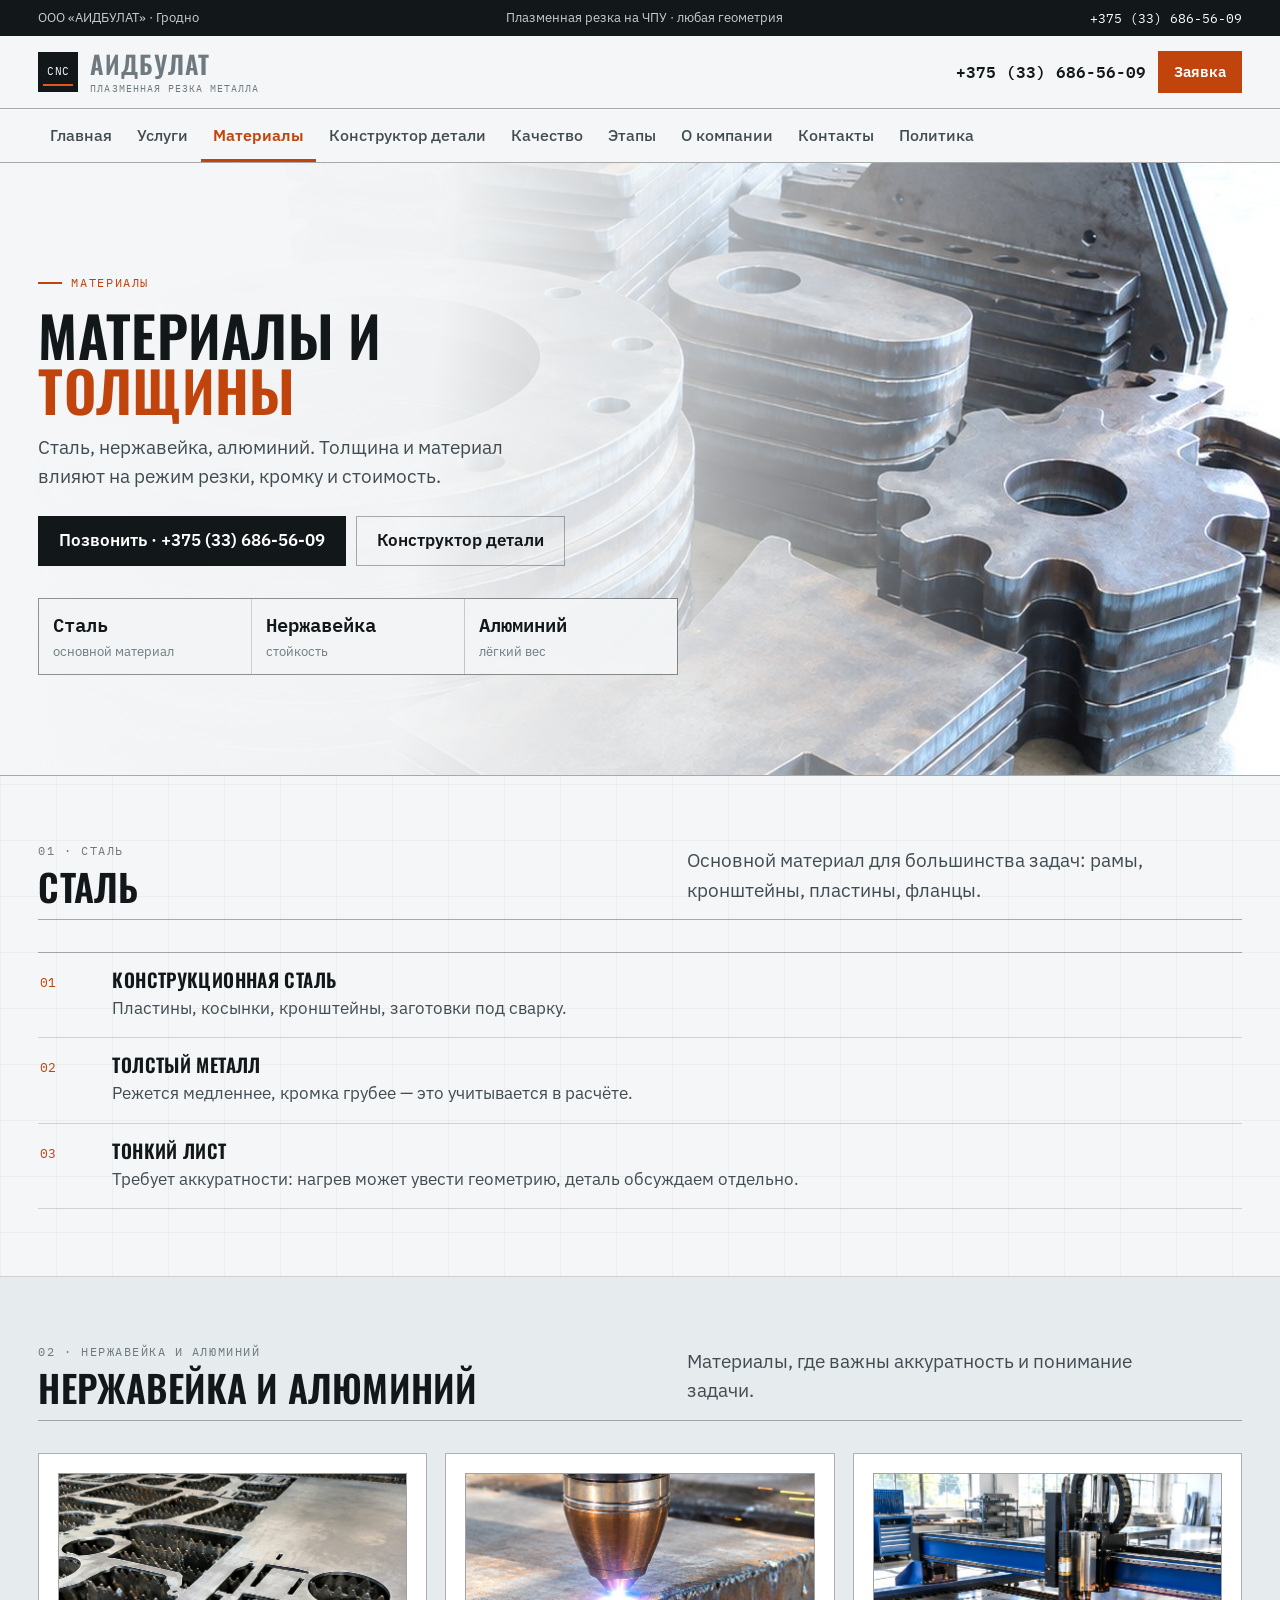
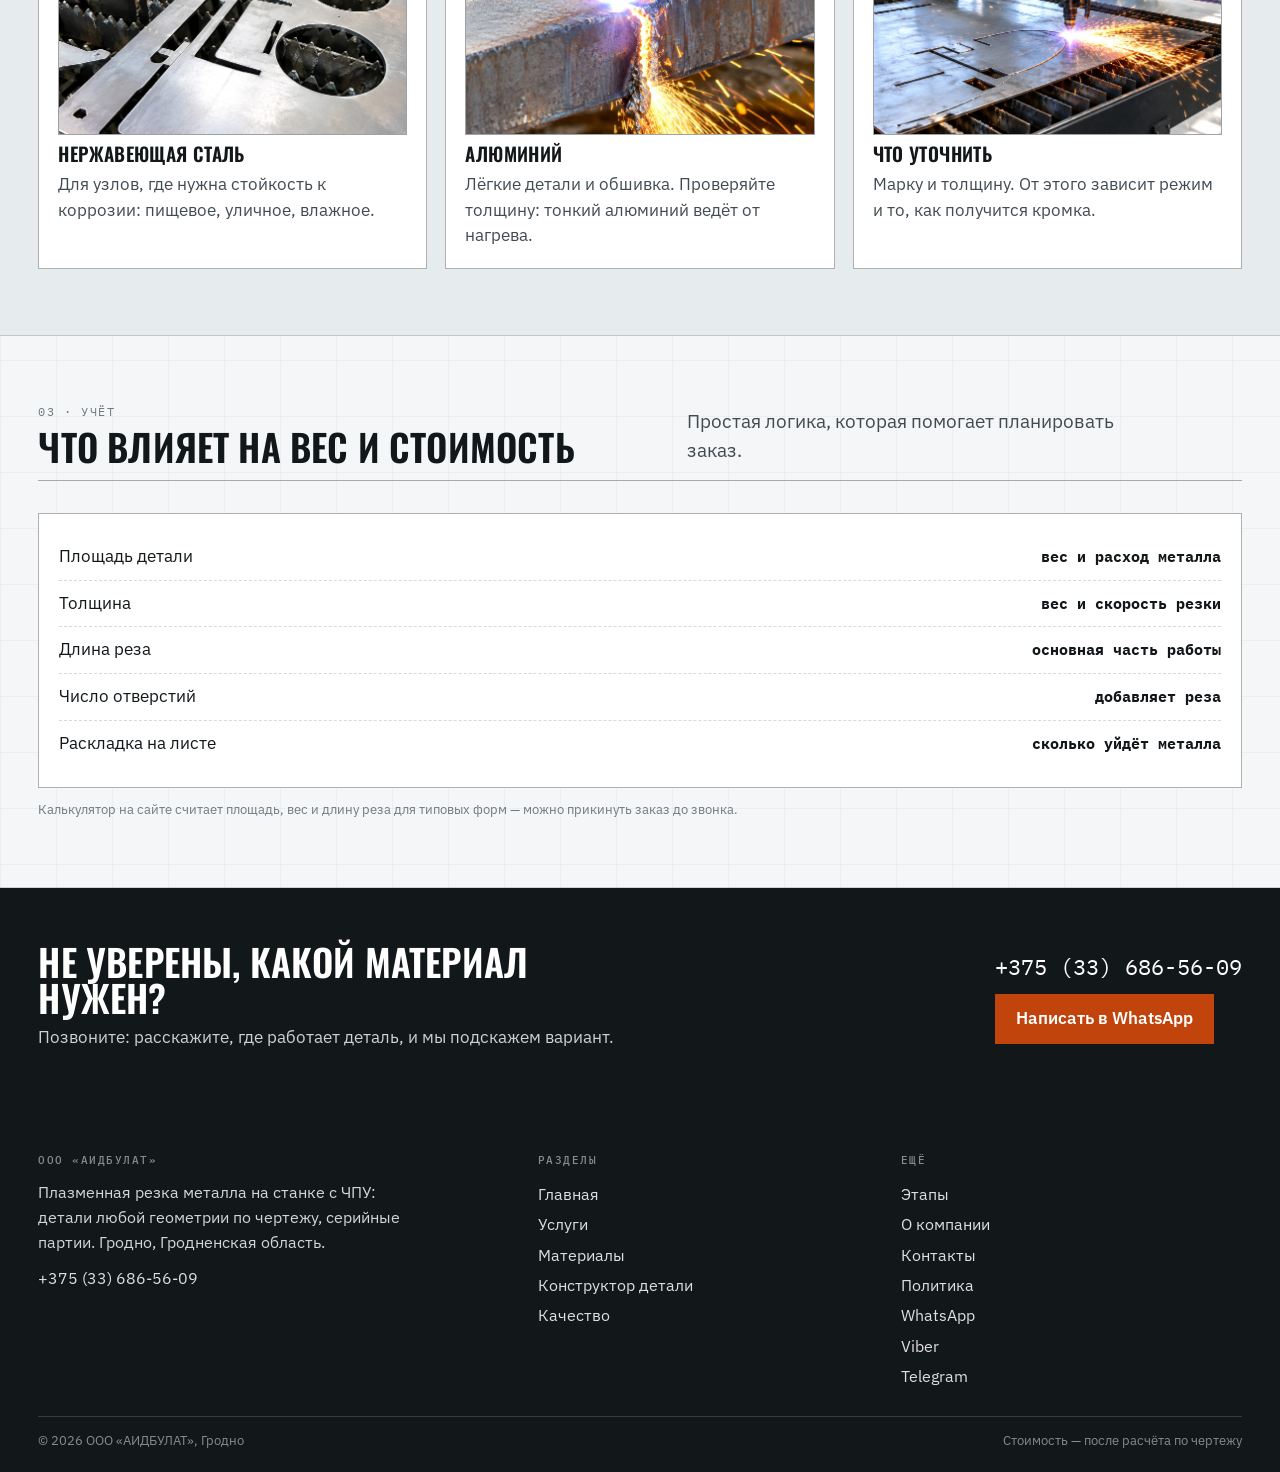
<file: materialy.html>
<!doctype html><html lang="ru"><head><meta charset="utf-8"><meta name="viewport" content="width=device-width, initial-scale=1"><title>Материалы для плазменной резки — сталь, нержавейка, алюминий | АИДБУЛАТ</title><meta name="description" content="Что режем: сталь, нержавейка, алюминий. Как толщина и материал влияют на кромку, вес и стоимость. Гродно."><meta property="og:type" content="website"><meta property="og:title" content="Материалы для плазменной резки — сталь, нержавейка, алюминий | АИДБУЛАТ"><meta property="og:description" content="Что режем: сталь, нержавейка, алюминий. Как толщина и материал влияют на кромку, вес и стоимость. Гродно."><meta property="og:image" content="assets/img/hero.jpg"><style>
:root{--paper:#F4F6F7;--steel:#E6EBED;--ink:#12171A;--ink2:#414C52;--muted:#6E7A80;
--spark:#C1440C;--spark2:#E4571A;--line:rgba(18,23,26,.16);--line2:rgba(18,23,26,.34);
--f-d:"Oswald",Impact,system-ui,sans-serif;--f-b:"IBM Plex Sans",system-ui,sans-serif;--f-m:"IBM Plex Mono",monospace}
*,*::before,*::after{box-sizing:border-box}
html{font-size:19px;-webkit-text-size-adjust:100%;overflow-x:clip}
body{margin:0;background:var(--paper);color:var(--ink);font-family:var(--f-b);line-height:1.55;
-webkit-font-smoothing:antialiased;overflow-x:hidden;background-image:
linear-gradient(rgba(18,23,26,.035) 1px,transparent 1px),linear-gradient(90deg,rgba(18,23,26,.035) 1px,transparent 1px);
background-size:56px 56px}
img{max-width:100%;display:block}a{color:inherit;text-decoration:none}
h1,h2,h3,h4,p,ul,ol,dl,figure{margin:0}ul,ol{padding-left:1.1em}
h1,h2,h3{font-family:var(--f-d);font-weight:600;line-height:.98;letter-spacing:.005em;
text-transform:uppercase;overflow-wrap:anywhere}
h1{font-size:clamp(2rem,4.4vw,3.75rem)}
h2{font-size:clamp(1.55rem,2.9vw,2.5rem)}
h3{font-size:clamp(1rem,1.35vw,1.16rem);line-height:1.1;letter-spacing:.02em}
p{color:var(--ink2)}
em{font-style:normal;color:var(--spark)}
.mono{font-family:var(--f-m);font-size:.62rem;letter-spacing:.13em;text-transform:uppercase;color:var(--muted)}
.wrap{width:100%;max-width:1320px;margin:0 auto;padding-inline:clamp(16px,3vw,40px)}
.tbar{background:var(--ink);color:#EDF1F2;font-size:.67rem}
.tbar__in{display:flex;gap:14px;align-items:center;justify-content:space-between;min-height:36px;flex-wrap:wrap}
.tbar span{opacity:.84}.tbar a{font-family:var(--f-m);font-size:.7rem;color:#fff;white-space:nowrap}
.hdr{background:var(--paper);border-bottom:1px solid var(--line2);position:relative;z-index:60}
.hdr__in{display:flex;align-items:center;justify-content:space-between;gap:14px;padding-block:12px}
.logo{display:flex;align-items:center;gap:12px;min-width:0}
.logo i{width:40px;height:40px;flex:none;display:grid;place-items:center;background:var(--ink);
color:#fff;font-family:var(--f-m);font-size:.58rem;font-style:normal;letter-spacing:.04em;position:relative}
.logo i::after{content:"";position:absolute;left:5px;right:5px;bottom:6px;height:2px;background:var(--spark2)}
.logo b{font-family:var(--f-d);font-weight:600;font-size:1.32rem;letter-spacing:.045em;text-transform:uppercase;
white-space:nowrap;display:block;line-height:1.1}
.logo span{display:block;font-family:var(--f-m);font-size:.55rem;letter-spacing:.1em;color:var(--muted);
text-transform:uppercase;margin-top:2px}
.hdr__right{display:flex;align-items:center;gap:12px}
.tel{font-family:var(--f-m);font-size:.82rem;font-weight:600;white-space:nowrap}
.strip{border-bottom:1px solid var(--line2);background:var(--paper);position:relative;z-index:55}
.strip__in{display:flex;gap:1px;overflow-x:auto;scrollbar-width:none}
.strip__in::-webkit-scrollbar{display:none}
.strip__in a{flex:none;padding:14px 12px 12px;font-size:.82rem;font-weight:500;color:var(--ink2);
border-bottom:3px solid transparent;white-space:nowrap}
.strip__in a:hover{color:var(--ink);background:var(--steel)}
.strip__in a[aria-current]{color:var(--spark);border-bottom-color:var(--spark);font-weight:600}
.burger{display:none;width:44px;height:40px;border:1px solid var(--line2);background:#fff;
align-items:center;justify-content:center;flex-direction:column;gap:4px;cursor:pointer;padding:0}
.burger i{display:block;width:18px;height:2px;background:var(--ink)}
.btn{display:inline-flex;align-items:center;gap:8px;min-height:50px;padding:0 20px;background:var(--ink);
color:#fff;font-size:.87rem;font-weight:600;border:1px solid var(--ink);border-radius:0}
.btn:hover{background:#000}
.btn--spark{background:var(--spark);border-color:var(--spark)}
.btn--spark:hover{background:#A93809}
.btn--line{background:transparent;color:var(--ink);border-color:var(--line2)}
.btn--line:hover{background:var(--steel)}
.hero{position:relative;overflow:hidden;border-bottom:1px solid var(--line2);background:var(--paper)}
.hero__bg{position:absolute;inset:0}
.hero__bg img{width:100%;height:100%;object-fit:cover;object-position:62% 50%}
.hero__bg::after{content:"";position:absolute;inset:0;background:
linear-gradient(96deg,var(--paper) 0%,rgba(244,246,247,.98) 34%,rgba(244,246,247,.72) 54%,rgba(244,246,247,.06) 84%)}
.hero__in{position:relative;z-index:2;padding-block:clamp(32px,5vw,60px);min-height:clamp(510px,68vh,650px);
display:flex;flex-direction:column;justify-content:center}
.hero h1{max-width:19ch;margin-top:15px}
.hero p{max-width:44ch;margin-top:15px}
.kick{display:inline-flex;align-items:center;gap:9px;font-family:var(--f-m);font-size:.61rem;
letter-spacing:.14em;text-transform:uppercase;color:var(--spark)}
.kick::before{content:"";width:24px;height:2px;background:currentColor}
.hero__cta{display:flex;gap:10px;flex-wrap:wrap;margin-top:24px}
.hero__figs{display:grid;grid-template-columns:repeat(3,minmax(0,1fr));gap:1px;background:var(--line);
border:1px solid var(--line2);margin-top:clamp(20px,3vw,32px);max-width:640px}
.hero__figs>div{background:rgba(244,246,247,.96);padding:12px 14px}
.hero__figs b{display:block;font-family:var(--f-m);font-size:1rem;font-weight:600}
.hero__figs span{display:block;font-size:.68rem;color:var(--muted);margin-top:2px}
.band{padding-block:clamp(40px,5.2vw,72px);border-bottom:1px solid var(--line)}
.band--steel{background:var(--steel)}
.band--ink{background:var(--ink);color:#fff}
.band--ink h2,.band--ink h3{color:#fff}.band--ink p{color:rgba(255,255,255,.82)}
.band--ink .mono,.band--ink .kick{color:#F0A275}
</style><link rel="stylesheet" href="assets/css/site.v1.css"><link rel="icon" href="assets/img/favicon.svg" type="image/svg+xml"><link rel="preconnect" href="https://fonts.googleapis.com"><link rel="preconnect" href="https://fonts.gstatic.com" crossorigin><link rel="stylesheet" href="https://fonts.googleapis.com/css2?family=Oswald:wght@400;500;600&family=IBM+Plex+Mono:wght@400;500;600&family=IBM+Plex+Sans:wght@400;500;600&display=swap"></head><body><div class="tbar"><div class="wrap tbar__in"><span>ООО «АИДБУЛАТ» · Гродно</span><span>Плазменная резка на ЧПУ · любая геометрия</span><a href="tel:+375336865609">+375 (33) 686-56-09</a></div></div><header class="hdr"><div class="wrap hdr__in"><a class="logo" href="index.html"><i>CNC</i><span><b>АИДБУЛАТ</b><span>плазменная резка металла</span></span></a><div class="hdr__right"><a class="tel" href="tel:+375336865609">+375 (33) 686-56-09</a><a class="btn btn--spark" href="kontakty.html#zayavka" style="min-height:42px;padding:0 15px;font-size:.8rem">Заявка</a><button class="burger" id="burger" aria-label="Меню" aria-expanded="false"><i></i><i></i><i></i></button></div></div></header><div class="strip"><div class="wrap"><nav class="strip__in" aria-label="Страницы сайта"><a href="index.html">Главная</a><a href="uslugi.html">Услуги</a><a href="materialy.html" aria-current="page">Материалы</a><a href="konstruktor.html">Конструктор детали</a><a href="kachestvo.html">Качество</a><a href="etapy.html">Этапы</a><a href="o-kompanii.html">О компании</a><a href="kontakty.html">Контакты</a><a href="politika.html">Политика</a></nav></div></div><main><section class="hero"><div class="hero__bg"><img src="assets/img/detali.jpg" alt="АИДБУЛАТ: плазменная резка металла на ЧПУ, Гродно"></div><div class="hero__in"><div class="wrap"><span class="kick">Материалы</span><h1>Материалы и <em>толщины</em></h1><p>Сталь, нержавейка, алюминий. Толщина и материал влияют на режим резки, кромку и стоимость.</p><div class="hero__cta"><a class="btn" href="tel:+375336865609">Позвонить · +375 (33) 686-56-09</a><a class="btn btn--line" href="konstruktor.html">Конструктор детали</a></div><div class="hero__figs"><div><b>Сталь</b><span>основной материал</span></div><div><b>Нержавейка</b><span>стойкость</span></div><div><b>Алюминий</b><span>лёгкий вес</span></div></div></div></div></section><section class="band "><div class="wrap"><div class="sect__head"><div class="h2w"><span class="mono">01 · сталь</span><h2>Сталь</h2></div><div><p>Основной материал для большинства задач: рамы, кронштейны, пластины, фланцы.</p></div></div><div class="rows"><div class="row"><div class="row__n">01</div><div><h3>Конструкционная сталь</h3><p>Пластины, косынки, кронштейны, заготовки под сварку.</p></div></div><div class="row"><div class="row__n">02</div><div><h3>Толстый металл</h3><p>Режется медленнее, кромка грубее — это учитывается в расчёте.</p></div></div><div class="row"><div class="row__n">03</div><div><h3>Тонкий лист</h3><p>Требует аккуратности: нагрев может увести геометрию, деталь обсуждаем отдельно.</p></div></div></div></div></section><section class="band band--steel"><div class="wrap"><div class="sect__head"><div class="h2w"><span class="mono">02 · нержавейка и алюминий</span><h2>Нержавейка и алюминий</h2></div><div><p>Материалы, где важны аккуратность и понимание задачи.</p></div></div><div class="cards"><div class="card"><div class="im"><img src="assets/img/stol.jpg" alt="Нержавеющая сталь"></div><h3>Нержавеющая сталь</h3><p>Для узлов, где нужна стойкость к коррозии: пищевое, уличное, влажное.</p></div><div class="card"><div class="im"><img src="assets/img/duga.jpg" alt="Алюминий"></div><h3>Алюминий</h3><p>Лёгкие детали и обшивка. Проверяйте толщину: тонкий алюминий ведёт от нагрева.</p></div><div class="card"><div class="im"><img src="assets/img/hero.jpg" alt="Что уточнить"></div><h3>Что уточнить</h3><p>Марку и толщину. От этого зависит режим и то, как получится кромка.</p></div></div></div></section><section class="band "><div class="wrap"><div class="sect__head"><div class="h2w"><span class="mono">03 · учёт</span><h2>Что влияет на вес и стоимость</h2></div><div><p>Простая логика, которая помогает планировать заказ.</p></div></div><div class="spec"><div class="spec__row"><span>Площадь детали</span><b>вес и расход металла</b></div><div class="spec__row"><span>Толщина</span><b>вес и скорость резки</b></div><div class="spec__row"><span>Длина реза</span><b>основная часть работы</b></div><div class="spec__row"><span>Число отверстий</span><b>добавляет реза</b></div><div class="spec__row"><span>Раскладка на листе</span><b>сколько уйдёт металла</b></div></div><p class="form__note" style="margin-top:12px">Калькулятор на сайте считает площадь, вес и длину реза для типовых форм — можно прикинуть заказ до звонка.</p></div></section><section class="cta"><div class="wrap cta__in"><div><h2>Не уверены, какой материал нужен?</h2><p>Позвоните: расскажите, где работает деталь, и мы подскажем вариант.</p></div><div><a class="cta__tel" href="tel:+375336865609">+375 (33) 686-56-09</a><a class="btn btn--spark" style="margin-top:9px" href="https://wa.me/375336865609">Написать в WhatsApp</a></div></div></section></main><footer class="foot"><div class="wrap"><div class="foot__in"><div><h4>ООО «АИДБУЛАТ»</h4><p style="color:rgba(255,255,255,.82);font-size:.85rem;max-width:38ch">Плазменная резка металла на станке с ЧПУ: детали любой геометрии по чертежу, серийные партии. Гродно, Гродненская область.</p><p style="margin-top:9px"><a href="tel:+375336865609">+375 (33) 686-56-09</a></p></div><div><h4>Разделы</h4><a href="index.html">Главная</a><a href="uslugi.html">Услуги</a><a href="materialy.html">Материалы</a><a href="konstruktor.html">Конструктор детали</a><a href="kachestvo.html">Качество</a></div><div><h4>Ещё</h4><a href="etapy.html">Этапы</a><a href="o-kompanii.html">О компании</a><a href="kontakty.html">Контакты</a><a href="politika.html">Политика</a><a href="https://wa.me/375336865609">WhatsApp</a><a href="viber://chat?number=%2B375336865609">Viber</a><a href="https://t.me/+375336865609">Telegram</a></div></div><div class="foot__low"><span>© 2026 ООО «АИДБУЛАТ», Гродно</span><span>Стоимость — после расчёта по чертежу</span></div></div></footer><div class="fbar"><a href="tel:+375336865609">Позвонить</a><a href="https://wa.me/375336865609">WhatsApp</a><a href="viber://chat?number=%2B375336865609">Viber</a><a href="https://t.me/+375336865609">Telegram</a></div><div class="drawer" id="drawer" aria-hidden="true" role="dialog" aria-label="Меню"><div class="drawer__top"><span class="mono">Меню</span><button class="drawer__close" id="drawerClose" aria-label="Закрыть">✕</button></div><nav><a href="index.html">Главная</a><a href="uslugi.html">Услуги</a><a href="materialy.html" aria-current="page">Материалы</a><a href="konstruktor.html">Конструктор детали</a><a href="kachestvo.html">Качество</a><a href="etapy.html">Этапы</a><a href="o-kompanii.html">О компании</a><a href="kontakty.html">Контакты</a><a href="politika.html">Политика</a></nav><div class="drawer__foot"><a class="btn btn--spark" href="tel:+375336865609">+375 (33) 686-56-09</a><a class="btn btn--line" href="https://wa.me/375336865609">WhatsApp</a></div></div><script src="assets/js/main.v1.js"></script></body></html>
</file>
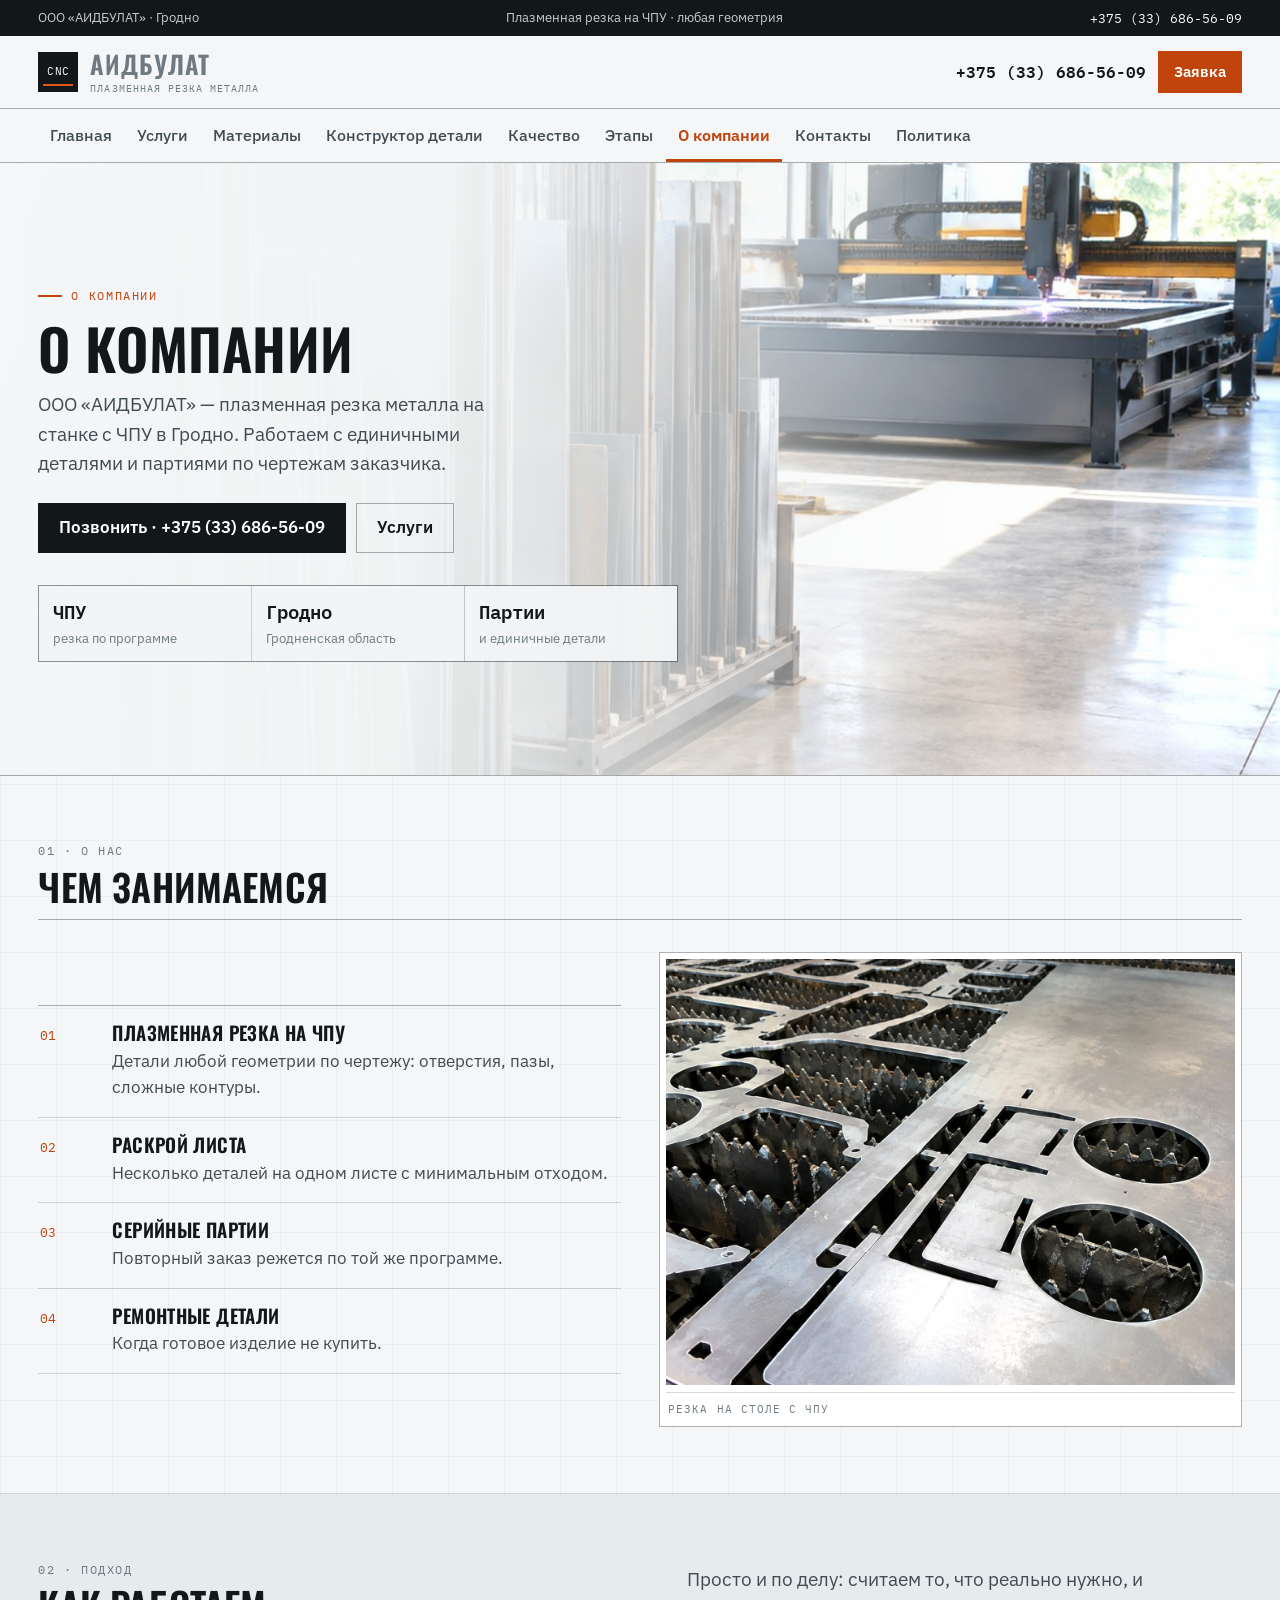
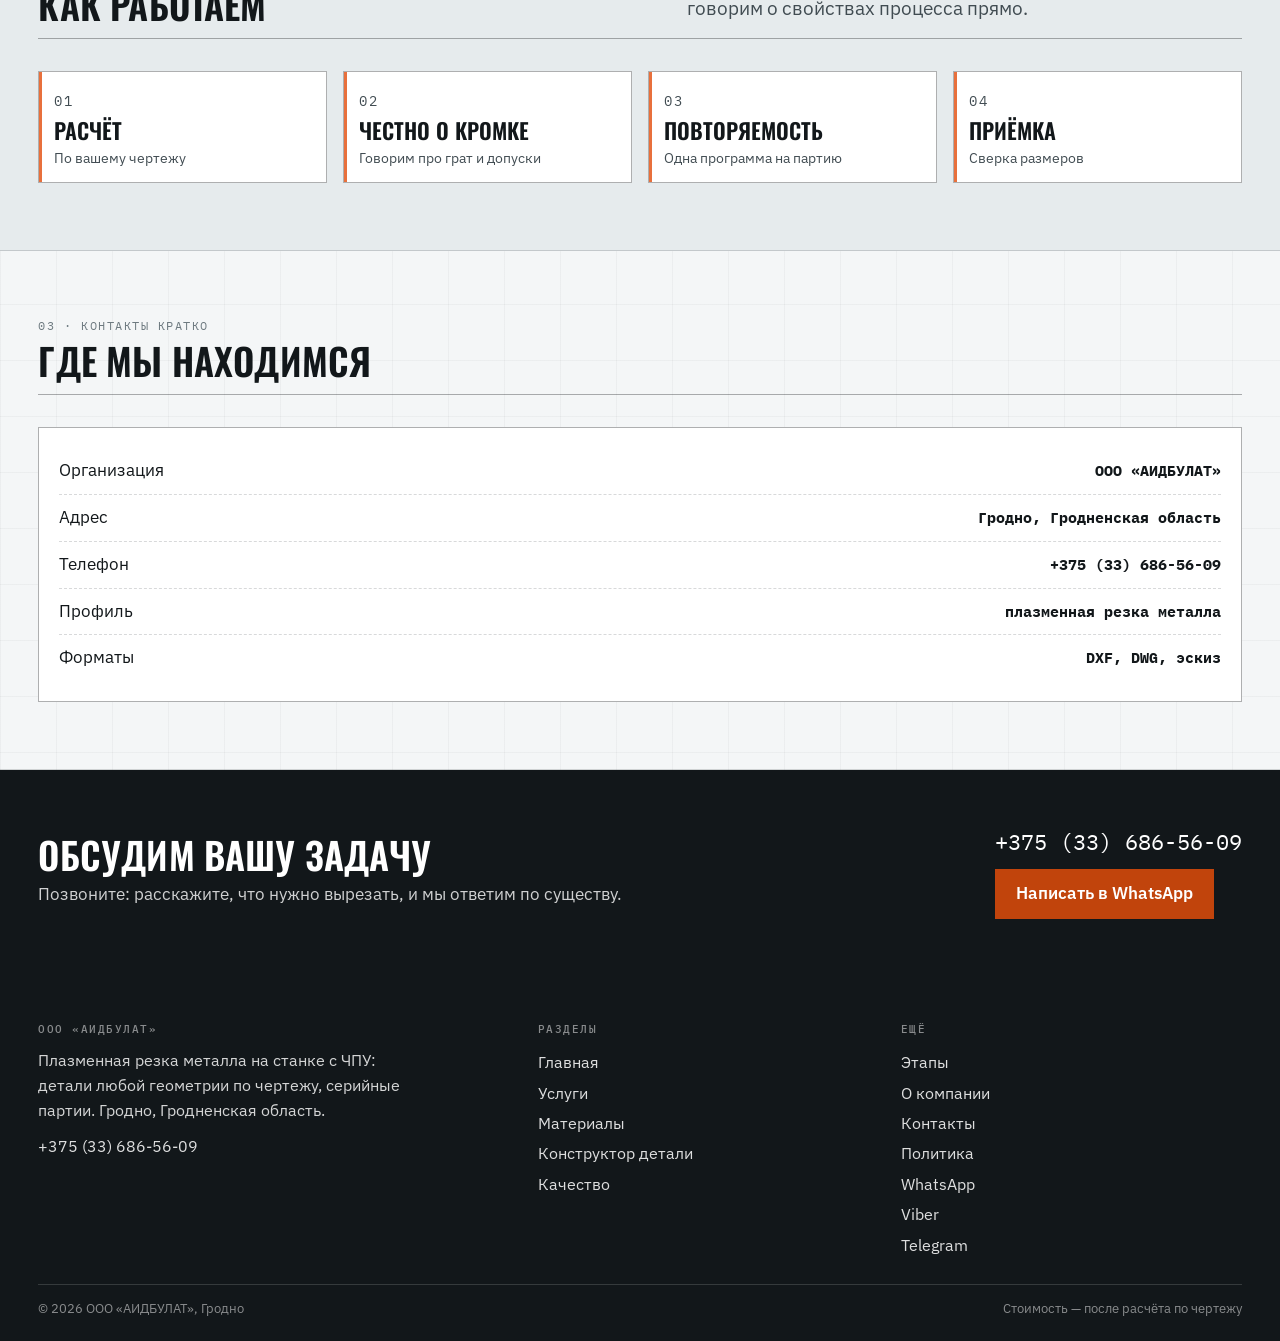
<file: o-kompanii.html>
<!doctype html><html lang="ru"><head><meta charset="utf-8"><meta name="viewport" content="width=device-width, initial-scale=1"><title>О компании — плазменная резка металла, Гродно | АИДБУЛАТ</title><meta name="description" content="ООО «АИДБУЛАТ»: плазменная резка металла на станке с ЧПУ, детали любой геометрии, партии и единичные детали. Гродно. +375 (33) 686-56-09"><meta property="og:type" content="website"><meta property="og:title" content="О компании — плазменная резка металла, Гродно | АИДБУЛАТ"><meta property="og:description" content="ООО «АИДБУЛАТ»: плазменная резка металла на станке с ЧПУ, детали любой геометрии, партии и единичные детали. Гродно. +375 (33) 686-56-09"><meta property="og:image" content="assets/img/hero.jpg"><style>
:root{--paper:#F4F6F7;--steel:#E6EBED;--ink:#12171A;--ink2:#414C52;--muted:#6E7A80;
--spark:#C1440C;--spark2:#E4571A;--line:rgba(18,23,26,.16);--line2:rgba(18,23,26,.34);
--f-d:"Oswald",Impact,system-ui,sans-serif;--f-b:"IBM Plex Sans",system-ui,sans-serif;--f-m:"IBM Plex Mono",monospace}
*,*::before,*::after{box-sizing:border-box}
html{font-size:19px;-webkit-text-size-adjust:100%;overflow-x:clip}
body{margin:0;background:var(--paper);color:var(--ink);font-family:var(--f-b);line-height:1.55;
-webkit-font-smoothing:antialiased;overflow-x:hidden;background-image:
linear-gradient(rgba(18,23,26,.035) 1px,transparent 1px),linear-gradient(90deg,rgba(18,23,26,.035) 1px,transparent 1px);
background-size:56px 56px}
img{max-width:100%;display:block}a{color:inherit;text-decoration:none}
h1,h2,h3,h4,p,ul,ol,dl,figure{margin:0}ul,ol{padding-left:1.1em}
h1,h2,h3{font-family:var(--f-d);font-weight:600;line-height:.98;letter-spacing:.005em;
text-transform:uppercase;overflow-wrap:anywhere}
h1{font-size:clamp(2rem,4.4vw,3.75rem)}
h2{font-size:clamp(1.55rem,2.9vw,2.5rem)}
h3{font-size:clamp(1rem,1.35vw,1.16rem);line-height:1.1;letter-spacing:.02em}
p{color:var(--ink2)}
em{font-style:normal;color:var(--spark)}
.mono{font-family:var(--f-m);font-size:.62rem;letter-spacing:.13em;text-transform:uppercase;color:var(--muted)}
.wrap{width:100%;max-width:1320px;margin:0 auto;padding-inline:clamp(16px,3vw,40px)}
.tbar{background:var(--ink);color:#EDF1F2;font-size:.67rem}
.tbar__in{display:flex;gap:14px;align-items:center;justify-content:space-between;min-height:36px;flex-wrap:wrap}
.tbar span{opacity:.84}.tbar a{font-family:var(--f-m);font-size:.7rem;color:#fff;white-space:nowrap}
.hdr{background:var(--paper);border-bottom:1px solid var(--line2);position:relative;z-index:60}
.hdr__in{display:flex;align-items:center;justify-content:space-between;gap:14px;padding-block:12px}
.logo{display:flex;align-items:center;gap:12px;min-width:0}
.logo i{width:40px;height:40px;flex:none;display:grid;place-items:center;background:var(--ink);
color:#fff;font-family:var(--f-m);font-size:.58rem;font-style:normal;letter-spacing:.04em;position:relative}
.logo i::after{content:"";position:absolute;left:5px;right:5px;bottom:6px;height:2px;background:var(--spark2)}
.logo b{font-family:var(--f-d);font-weight:600;font-size:1.32rem;letter-spacing:.045em;text-transform:uppercase;
white-space:nowrap;display:block;line-height:1.1}
.logo span{display:block;font-family:var(--f-m);font-size:.55rem;letter-spacing:.1em;color:var(--muted);
text-transform:uppercase;margin-top:2px}
.hdr__right{display:flex;align-items:center;gap:12px}
.tel{font-family:var(--f-m);font-size:.82rem;font-weight:600;white-space:nowrap}
.strip{border-bottom:1px solid var(--line2);background:var(--paper);position:relative;z-index:55}
.strip__in{display:flex;gap:1px;overflow-x:auto;scrollbar-width:none}
.strip__in::-webkit-scrollbar{display:none}
.strip__in a{flex:none;padding:14px 12px 12px;font-size:.82rem;font-weight:500;color:var(--ink2);
border-bottom:3px solid transparent;white-space:nowrap}
.strip__in a:hover{color:var(--ink);background:var(--steel)}
.strip__in a[aria-current]{color:var(--spark);border-bottom-color:var(--spark);font-weight:600}
.burger{display:none;width:44px;height:40px;border:1px solid var(--line2);background:#fff;
align-items:center;justify-content:center;flex-direction:column;gap:4px;cursor:pointer;padding:0}
.burger i{display:block;width:18px;height:2px;background:var(--ink)}
.btn{display:inline-flex;align-items:center;gap:8px;min-height:50px;padding:0 20px;background:var(--ink);
color:#fff;font-size:.87rem;font-weight:600;border:1px solid var(--ink);border-radius:0}
.btn:hover{background:#000}
.btn--spark{background:var(--spark);border-color:var(--spark)}
.btn--spark:hover{background:#A93809}
.btn--line{background:transparent;color:var(--ink);border-color:var(--line2)}
.btn--line:hover{background:var(--steel)}
.hero{position:relative;overflow:hidden;border-bottom:1px solid var(--line2);background:var(--paper)}
.hero__bg{position:absolute;inset:0}
.hero__bg img{width:100%;height:100%;object-fit:cover;object-position:62% 50%}
.hero__bg::after{content:"";position:absolute;inset:0;background:
linear-gradient(96deg,var(--paper) 0%,rgba(244,246,247,.98) 34%,rgba(244,246,247,.72) 54%,rgba(244,246,247,.06) 84%)}
.hero__in{position:relative;z-index:2;padding-block:clamp(32px,5vw,60px);min-height:clamp(510px,68vh,650px);
display:flex;flex-direction:column;justify-content:center}
.hero h1{max-width:19ch;margin-top:15px}
.hero p{max-width:44ch;margin-top:15px}
.kick{display:inline-flex;align-items:center;gap:9px;font-family:var(--f-m);font-size:.61rem;
letter-spacing:.14em;text-transform:uppercase;color:var(--spark)}
.kick::before{content:"";width:24px;height:2px;background:currentColor}
.hero__cta{display:flex;gap:10px;flex-wrap:wrap;margin-top:24px}
.hero__figs{display:grid;grid-template-columns:repeat(3,minmax(0,1fr));gap:1px;background:var(--line);
border:1px solid var(--line2);margin-top:clamp(20px,3vw,32px);max-width:640px}
.hero__figs>div{background:rgba(244,246,247,.96);padding:12px 14px}
.hero__figs b{display:block;font-family:var(--f-m);font-size:1rem;font-weight:600}
.hero__figs span{display:block;font-size:.68rem;color:var(--muted);margin-top:2px}
.band{padding-block:clamp(40px,5.2vw,72px);border-bottom:1px solid var(--line)}
.band--steel{background:var(--steel)}
.band--ink{background:var(--ink);color:#fff}
.band--ink h2,.band--ink h3{color:#fff}.band--ink p{color:rgba(255,255,255,.82)}
.band--ink .mono,.band--ink .kick{color:#F0A275}
</style><link rel="stylesheet" href="assets/css/site.v1.css"><link rel="icon" href="assets/img/favicon.svg" type="image/svg+xml"><link rel="preconnect" href="https://fonts.googleapis.com"><link rel="preconnect" href="https://fonts.gstatic.com" crossorigin><link rel="stylesheet" href="https://fonts.googleapis.com/css2?family=Oswald:wght@400;500;600&family=IBM+Plex+Mono:wght@400;500;600&family=IBM+Plex+Sans:wght@400;500;600&display=swap"></head><body><div class="tbar"><div class="wrap tbar__in"><span>ООО «АИДБУЛАТ» · Гродно</span><span>Плазменная резка на ЧПУ · любая геометрия</span><a href="tel:+375336865609">+375 (33) 686-56-09</a></div></div><header class="hdr"><div class="wrap hdr__in"><a class="logo" href="index.html"><i>CNC</i><span><b>АИДБУЛАТ</b><span>плазменная резка металла</span></span></a><div class="hdr__right"><a class="tel" href="tel:+375336865609">+375 (33) 686-56-09</a><a class="btn btn--spark" href="kontakty.html#zayavka" style="min-height:42px;padding:0 15px;font-size:.8rem">Заявка</a><button class="burger" id="burger" aria-label="Меню" aria-expanded="false"><i></i><i></i><i></i></button></div></div></header><div class="strip"><div class="wrap"><nav class="strip__in" aria-label="Страницы сайта"><a href="index.html">Главная</a><a href="uslugi.html">Услуги</a><a href="materialy.html">Материалы</a><a href="konstruktor.html">Конструктор детали</a><a href="kachestvo.html">Качество</a><a href="etapy.html">Этапы</a><a href="o-kompanii.html" aria-current="page">О компании</a><a href="kontakty.html">Контакты</a><a href="politika.html">Политика</a></nav></div></div><main><section class="hero"><div class="hero__bg"><img src="assets/img/ceh.jpg" alt="АИДБУЛАТ: плазменная резка металла на ЧПУ, Гродно"></div><div class="hero__in"><div class="wrap"><span class="kick">О компании</span><h1>О компании</h1><p>ООО «АИДБУЛАТ» — плазменная резка металла на станке с ЧПУ в Гродно. Работаем с единичными деталями и партиями по чертежам заказчика.</p><div class="hero__cta"><a class="btn" href="tel:+375336865609">Позвонить · +375 (33) 686-56-09</a><a class="btn btn--line" href="konstruktor.html">Услуги</a></div><div class="hero__figs"><div><b>ЧПУ</b><span>резка по программе</span></div><div><b>Гродно</b><span>Гродненская область</span></div><div><b>Партии</b><span>и единичные детали</span></div></div></div></div></section><section class="band "><div class="wrap"><div class="sect__head"><div class="h2w"><span class="mono">01 · о нас</span><h2>Чем занимаемся</h2></div><div><p></p></div></div><div class="split"><div class="split__txt"><div class="rows"><div class="row"><div class="row__n">01</div><div><h3>Плазменная резка на ЧПУ</h3><p>Детали любой геометрии по чертежу: отверстия, пазы, сложные контуры.</p></div></div><div class="row"><div class="row__n">02</div><div><h3>Раскрой листа</h3><p>Несколько деталей на одном листе с минимальным отходом.</p></div></div><div class="row"><div class="row__n">03</div><div><h3>Серийные партии</h3><p>Повторный заказ режется по той же программе.</p></div></div><div class="row"><div class="row__n">04</div><div><h3>Ремонтные детали</h3><p>Когда готовое изделие не купить.</p></div></div></div></div><figure class="figure"><img src="assets/img/stol.jpg" alt="Стол плазменной резки" style="aspect-ratio:4/3;object-fit:cover"><figcaption>Резка на столе с ЧПУ</figcaption></figure></div></div></section><section class="band band--steel"><div class="wrap"><div class="sect__head"><div class="h2w"><span class="mono">02 · подход</span><h2>Как работаем</h2></div><div><p>Просто и по делу: считаем то, что реально нужно, и говорим о свойствах процесса прямо.</p></div></div><div class="plates"><div class="plate"><span class="plate__n">01</span><b>Расчёт</b><span>По вашему чертежу</span></div><div class="plate"><span class="plate__n">02</span><b>Честно о кромке</b><span>Говорим про грат и допуски</span></div><div class="plate"><span class="plate__n">03</span><b>Повторяемость</b><span>Одна программа на партию</span></div><div class="plate"><span class="plate__n">04</span><b>Приёмка</b><span>Сверка размеров</span></div></div></div></section><section class="band "><div class="wrap"><div class="sect__head"><div class="h2w"><span class="mono">03 · контакты кратко</span><h2>Где мы находимся</h2></div><div><p></p></div></div><div class="spec"><div class="spec__row"><span>Организация</span><b>ООО «АИДБУЛАТ»</b></div><div class="spec__row"><span>Адрес</span><b>Гродно, Гродненская область</b></div><div class="spec__row"><span>Телефон</span><b>+375 (33) 686-56-09</b></div><div class="spec__row"><span>Профиль</span><b>плазменная резка металла</b></div><div class="spec__row"><span>Форматы</span><b>DXF, DWG, эскиз</b></div></div></div></section><section class="cta"><div class="wrap cta__in"><div><h2>Обсудим вашу задачу</h2><p>Позвоните: расскажите, что нужно вырезать, и мы ответим по существу.</p></div><div><a class="cta__tel" href="tel:+375336865609">+375 (33) 686-56-09</a><a class="btn btn--spark" style="margin-top:9px" href="https://wa.me/375336865609">Написать в WhatsApp</a></div></div></section></main><footer class="foot"><div class="wrap"><div class="foot__in"><div><h4>ООО «АИДБУЛАТ»</h4><p style="color:rgba(255,255,255,.82);font-size:.85rem;max-width:38ch">Плазменная резка металла на станке с ЧПУ: детали любой геометрии по чертежу, серийные партии. Гродно, Гродненская область.</p><p style="margin-top:9px"><a href="tel:+375336865609">+375 (33) 686-56-09</a></p></div><div><h4>Разделы</h4><a href="index.html">Главная</a><a href="uslugi.html">Услуги</a><a href="materialy.html">Материалы</a><a href="konstruktor.html">Конструктор детали</a><a href="kachestvo.html">Качество</a></div><div><h4>Ещё</h4><a href="etapy.html">Этапы</a><a href="o-kompanii.html">О компании</a><a href="kontakty.html">Контакты</a><a href="politika.html">Политика</a><a href="https://wa.me/375336865609">WhatsApp</a><a href="viber://chat?number=%2B375336865609">Viber</a><a href="https://t.me/+375336865609">Telegram</a></div></div><div class="foot__low"><span>© 2026 ООО «АИДБУЛАТ», Гродно</span><span>Стоимость — после расчёта по чертежу</span></div></div></footer><div class="fbar"><a href="tel:+375336865609">Позвонить</a><a href="https://wa.me/375336865609">WhatsApp</a><a href="viber://chat?number=%2B375336865609">Viber</a><a href="https://t.me/+375336865609">Telegram</a></div><div class="drawer" id="drawer" aria-hidden="true" role="dialog" aria-label="Меню"><div class="drawer__top"><span class="mono">Меню</span><button class="drawer__close" id="drawerClose" aria-label="Закрыть">✕</button></div><nav><a href="index.html">Главная</a><a href="uslugi.html">Услуги</a><a href="materialy.html">Материалы</a><a href="konstruktor.html">Конструктор детали</a><a href="kachestvo.html">Качество</a><a href="etapy.html">Этапы</a><a href="o-kompanii.html" aria-current="page">О компании</a><a href="kontakty.html">Контакты</a><a href="politika.html">Политика</a></nav><div class="drawer__foot"><a class="btn btn--spark" href="tel:+375336865609">+375 (33) 686-56-09</a><a class="btn btn--line" href="https://wa.me/375336865609">WhatsApp</a></div></div><script src="assets/js/main.v1.js"></script></body></html>
</file>
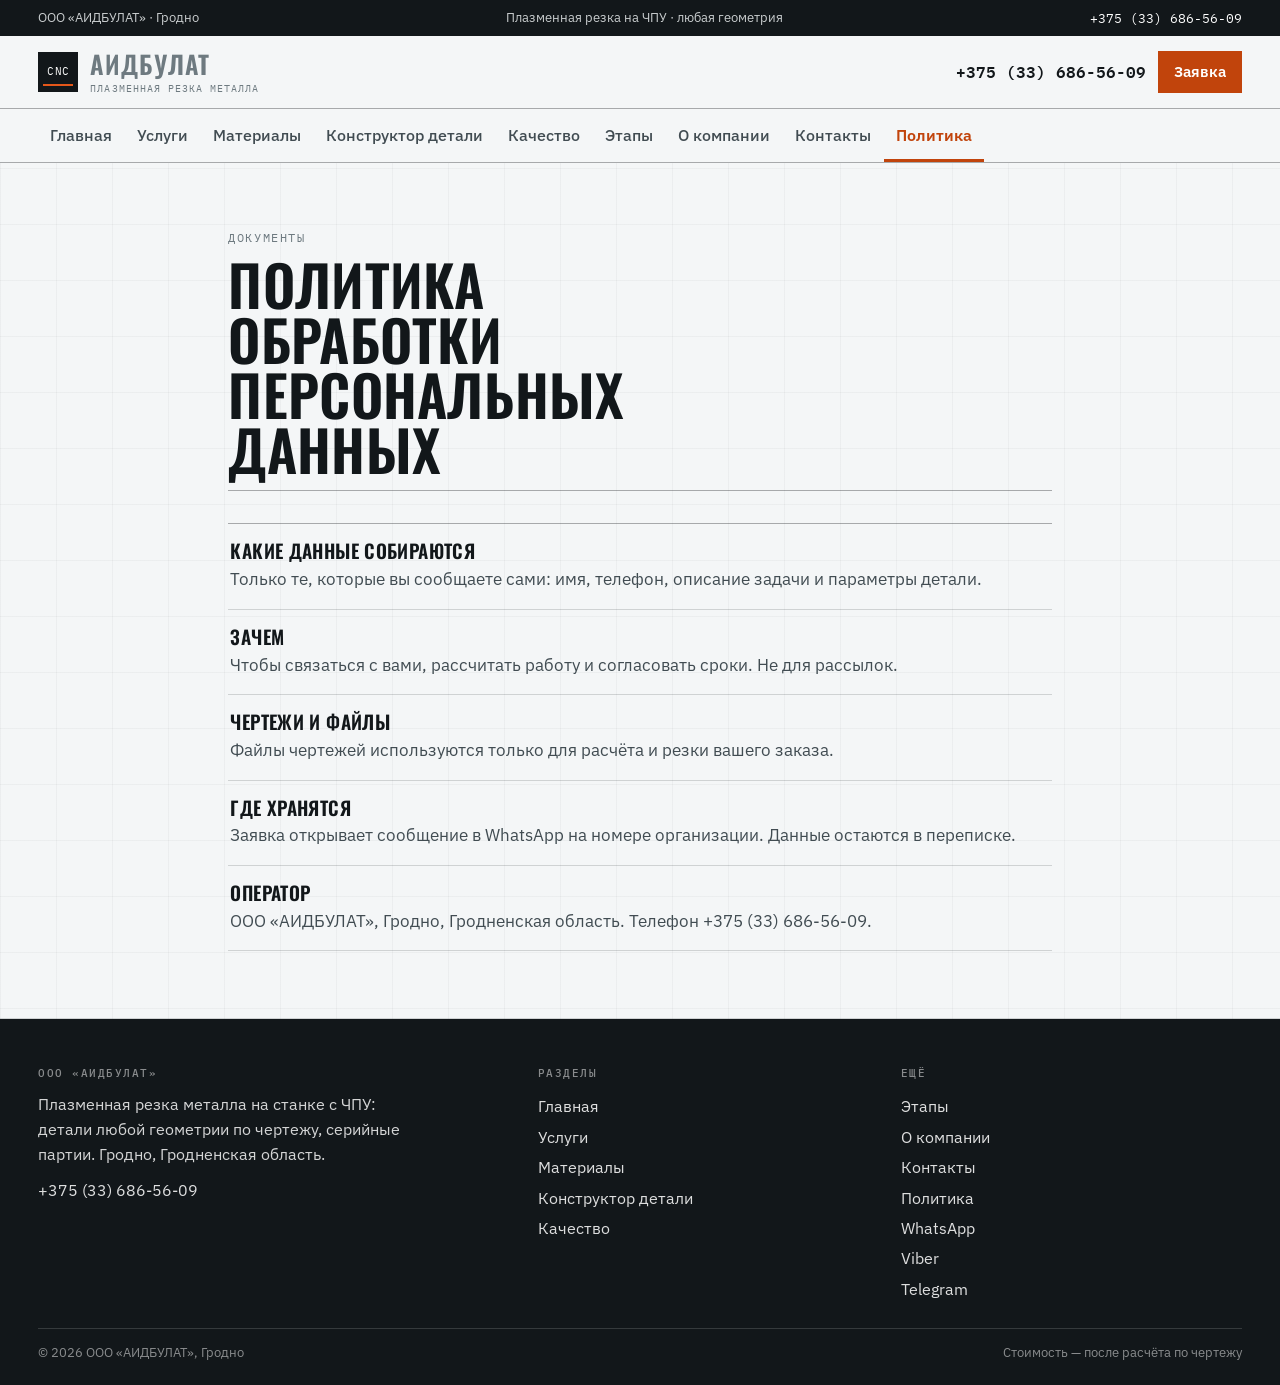
<file: politika.html>
<!doctype html><html lang="ru"><head><meta charset="utf-8"><meta name="viewport" content="width=device-width, initial-scale=1"><title>Политика обработки данных — АИДБУЛАТ</title><meta name="description" content="Политика обработки персональных данных сайта ООО «АИДБУЛАТ»."><meta property="og:type" content="website"><meta property="og:title" content="Политика обработки данных — АИДБУЛАТ"><meta property="og:description" content="Политика обработки персональных данных сайта ООО «АИДБУЛАТ»."><meta property="og:image" content="assets/img/hero.jpg"><style>
:root{--paper:#F4F6F7;--steel:#E6EBED;--ink:#12171A;--ink2:#414C52;--muted:#6E7A80;
--spark:#C1440C;--spark2:#E4571A;--line:rgba(18,23,26,.16);--line2:rgba(18,23,26,.34);
--f-d:"Oswald",Impact,system-ui,sans-serif;--f-b:"IBM Plex Sans",system-ui,sans-serif;--f-m:"IBM Plex Mono",monospace}
*,*::before,*::after{box-sizing:border-box}
html{font-size:19px;-webkit-text-size-adjust:100%;overflow-x:clip}
body{margin:0;background:var(--paper);color:var(--ink);font-family:var(--f-b);line-height:1.55;
-webkit-font-smoothing:antialiased;overflow-x:hidden;background-image:
linear-gradient(rgba(18,23,26,.035) 1px,transparent 1px),linear-gradient(90deg,rgba(18,23,26,.035) 1px,transparent 1px);
background-size:56px 56px}
img{max-width:100%;display:block}a{color:inherit;text-decoration:none}
h1,h2,h3,h4,p,ul,ol,dl,figure{margin:0}ul,ol{padding-left:1.1em}
h1,h2,h3{font-family:var(--f-d);font-weight:600;line-height:.98;letter-spacing:.005em;
text-transform:uppercase;overflow-wrap:anywhere}
h1{font-size:clamp(2rem,4.4vw,3.75rem)}
h2{font-size:clamp(1.55rem,2.9vw,2.5rem)}
h3{font-size:clamp(1rem,1.35vw,1.16rem);line-height:1.1;letter-spacing:.02em}
p{color:var(--ink2)}
em{font-style:normal;color:var(--spark)}
.mono{font-family:var(--f-m);font-size:.62rem;letter-spacing:.13em;text-transform:uppercase;color:var(--muted)}
.wrap{width:100%;max-width:1320px;margin:0 auto;padding-inline:clamp(16px,3vw,40px)}
.tbar{background:var(--ink);color:#EDF1F2;font-size:.67rem}
.tbar__in{display:flex;gap:14px;align-items:center;justify-content:space-between;min-height:36px;flex-wrap:wrap}
.tbar span{opacity:.84}.tbar a{font-family:var(--f-m);font-size:.7rem;color:#fff;white-space:nowrap}
.hdr{background:var(--paper);border-bottom:1px solid var(--line2);position:relative;z-index:60}
.hdr__in{display:flex;align-items:center;justify-content:space-between;gap:14px;padding-block:12px}
.logo{display:flex;align-items:center;gap:12px;min-width:0}
.logo i{width:40px;height:40px;flex:none;display:grid;place-items:center;background:var(--ink);
color:#fff;font-family:var(--f-m);font-size:.58rem;font-style:normal;letter-spacing:.04em;position:relative}
.logo i::after{content:"";position:absolute;left:5px;right:5px;bottom:6px;height:2px;background:var(--spark2)}
.logo b{font-family:var(--f-d);font-weight:600;font-size:1.32rem;letter-spacing:.045em;text-transform:uppercase;
white-space:nowrap;display:block;line-height:1.1}
.logo span{display:block;font-family:var(--f-m);font-size:.55rem;letter-spacing:.1em;color:var(--muted);
text-transform:uppercase;margin-top:2px}
.hdr__right{display:flex;align-items:center;gap:12px}
.tel{font-family:var(--f-m);font-size:.82rem;font-weight:600;white-space:nowrap}
.strip{border-bottom:1px solid var(--line2);background:var(--paper);position:relative;z-index:55}
.strip__in{display:flex;gap:1px;overflow-x:auto;scrollbar-width:none}
.strip__in::-webkit-scrollbar{display:none}
.strip__in a{flex:none;padding:14px 12px 12px;font-size:.82rem;font-weight:500;color:var(--ink2);
border-bottom:3px solid transparent;white-space:nowrap}
.strip__in a:hover{color:var(--ink);background:var(--steel)}
.strip__in a[aria-current]{color:var(--spark);border-bottom-color:var(--spark);font-weight:600}
.burger{display:none;width:44px;height:40px;border:1px solid var(--line2);background:#fff;
align-items:center;justify-content:center;flex-direction:column;gap:4px;cursor:pointer;padding:0}
.burger i{display:block;width:18px;height:2px;background:var(--ink)}
.btn{display:inline-flex;align-items:center;gap:8px;min-height:50px;padding:0 20px;background:var(--ink);
color:#fff;font-size:.87rem;font-weight:600;border:1px solid var(--ink);border-radius:0}
.btn:hover{background:#000}
.btn--spark{background:var(--spark);border-color:var(--spark)}
.btn--spark:hover{background:#A93809}
.btn--line{background:transparent;color:var(--ink);border-color:var(--line2)}
.btn--line:hover{background:var(--steel)}
.hero{position:relative;overflow:hidden;border-bottom:1px solid var(--line2);background:var(--paper)}
.hero__bg{position:absolute;inset:0}
.hero__bg img{width:100%;height:100%;object-fit:cover;object-position:62% 50%}
.hero__bg::after{content:"";position:absolute;inset:0;background:
linear-gradient(96deg,var(--paper) 0%,rgba(244,246,247,.98) 34%,rgba(244,246,247,.72) 54%,rgba(244,246,247,.06) 84%)}
.hero__in{position:relative;z-index:2;padding-block:clamp(32px,5vw,60px);min-height:clamp(510px,68vh,650px);
display:flex;flex-direction:column;justify-content:center}
.hero h1{max-width:19ch;margin-top:15px}
.hero p{max-width:44ch;margin-top:15px}
.kick{display:inline-flex;align-items:center;gap:9px;font-family:var(--f-m);font-size:.61rem;
letter-spacing:.14em;text-transform:uppercase;color:var(--spark)}
.kick::before{content:"";width:24px;height:2px;background:currentColor}
.hero__cta{display:flex;gap:10px;flex-wrap:wrap;margin-top:24px}
.hero__figs{display:grid;grid-template-columns:repeat(3,minmax(0,1fr));gap:1px;background:var(--line);
border:1px solid var(--line2);margin-top:clamp(20px,3vw,32px);max-width:640px}
.hero__figs>div{background:rgba(244,246,247,.96);padding:12px 14px}
.hero__figs b{display:block;font-family:var(--f-m);font-size:1rem;font-weight:600}
.hero__figs span{display:block;font-size:.68rem;color:var(--muted);margin-top:2px}
.band{padding-block:clamp(40px,5.2vw,72px);border-bottom:1px solid var(--line)}
.band--steel{background:var(--steel)}
.band--ink{background:var(--ink);color:#fff}
.band--ink h2,.band--ink h3{color:#fff}.band--ink p{color:rgba(255,255,255,.82)}
.band--ink .mono,.band--ink .kick{color:#F0A275}
</style><link rel="stylesheet" href="assets/css/site.v1.css"><link rel="icon" href="assets/img/favicon.svg" type="image/svg+xml"><link rel="preconnect" href="https://fonts.googleapis.com"><link rel="preconnect" href="https://fonts.gstatic.com" crossorigin><link rel="stylesheet" href="https://fonts.googleapis.com/css2?family=Oswald:wght@400;500;600&family=IBM+Plex+Mono:wght@400;500;600&family=IBM+Plex+Sans:wght@400;500;600&display=swap"></head><body><div class="tbar"><div class="wrap tbar__in"><span>ООО «АИДБУЛАТ» · Гродно</span><span>Плазменная резка на ЧПУ · любая геометрия</span><a href="tel:+375336865609">+375 (33) 686-56-09</a></div></div><header class="hdr"><div class="wrap hdr__in"><a class="logo" href="index.html"><i>CNC</i><span><b>АИДБУЛАТ</b><span>плазменная резка металла</span></span></a><div class="hdr__right"><a class="tel" href="tel:+375336865609">+375 (33) 686-56-09</a><a class="btn btn--spark" href="kontakty.html#zayavka" style="min-height:42px;padding:0 15px;font-size:.8rem">Заявка</a><button class="burger" id="burger" aria-label="Меню" aria-expanded="false"><i></i><i></i><i></i></button></div></div></header><div class="strip"><div class="wrap"><nav class="strip__in" aria-label="Страницы сайта"><a href="index.html">Главная</a><a href="uslugi.html">Услуги</a><a href="materialy.html">Материалы</a><a href="konstruktor.html">Конструктор детали</a><a href="kachestvo.html">Качество</a><a href="etapy.html">Этапы</a><a href="o-kompanii.html">О компании</a><a href="kontakty.html">Контакты</a><a href="politika.html" aria-current="page">Политика</a></nav></div></div><main><section class="band"><div class="wrap" style="max-width:900px"><div class="sect__head"><div class="h2w"><span class="mono">документы</span><h1>Политика обработки персональных данных</h1></div><div><p></p></div></div><div class="rows"><div class="row" style="grid-template-columns:minmax(0,1fr)"><div><h3>Какие данные собираются</h3><p>Только те, которые вы сообщаете сами: имя, телефон, описание задачи и параметры детали.</p></div></div><div class="row" style="grid-template-columns:minmax(0,1fr)"><div><h3>Зачем</h3><p>Чтобы связаться с вами, рассчитать работу и согласовать сроки. Не для рассылок.</p></div></div><div class="row" style="grid-template-columns:minmax(0,1fr)"><div><h3>Чертежи и файлы</h3><p>Файлы чертежей используются только для расчёта и резки вашего заказа.</p></div></div><div class="row" style="grid-template-columns:minmax(0,1fr)"><div><h3>Где хранятся</h3><p>Заявка открывает сообщение в WhatsApp на номере организации. Данные остаются в переписке.</p></div></div><div class="row" style="grid-template-columns:minmax(0,1fr)"><div><h3>Оператор</h3><p>ООО «АИДБУЛАТ», Гродно, Гродненская область. Телефон +375 (33) 686-56-09.</p></div></div></div></div></section></main><footer class="foot"><div class="wrap"><div class="foot__in"><div><h4>ООО «АИДБУЛАТ»</h4><p style="color:rgba(255,255,255,.82);font-size:.85rem;max-width:38ch">Плазменная резка металла на станке с ЧПУ: детали любой геометрии по чертежу, серийные партии. Гродно, Гродненская область.</p><p style="margin-top:9px"><a href="tel:+375336865609">+375 (33) 686-56-09</a></p></div><div><h4>Разделы</h4><a href="index.html">Главная</a><a href="uslugi.html">Услуги</a><a href="materialy.html">Материалы</a><a href="konstruktor.html">Конструктор детали</a><a href="kachestvo.html">Качество</a></div><div><h4>Ещё</h4><a href="etapy.html">Этапы</a><a href="o-kompanii.html">О компании</a><a href="kontakty.html">Контакты</a><a href="politika.html">Политика</a><a href="https://wa.me/375336865609">WhatsApp</a><a href="viber://chat?number=%2B375336865609">Viber</a><a href="https://t.me/+375336865609">Telegram</a></div></div><div class="foot__low"><span>© 2026 ООО «АИДБУЛАТ», Гродно</span><span>Стоимость — после расчёта по чертежу</span></div></div></footer><div class="fbar"><a href="tel:+375336865609">Позвонить</a><a href="https://wa.me/375336865609">WhatsApp</a><a href="viber://chat?number=%2B375336865609">Viber</a><a href="https://t.me/+375336865609">Telegram</a></div><div class="drawer" id="drawer" aria-hidden="true" role="dialog" aria-label="Меню"><div class="drawer__top"><span class="mono">Меню</span><button class="drawer__close" id="drawerClose" aria-label="Закрыть">✕</button></div><nav><a href="index.html">Главная</a><a href="uslugi.html">Услуги</a><a href="materialy.html">Материалы</a><a href="konstruktor.html">Конструктор детали</a><a href="kachestvo.html">Качество</a><a href="etapy.html">Этапы</a><a href="o-kompanii.html">О компании</a><a href="kontakty.html">Контакты</a><a href="politika.html" aria-current="page">Политика</a></nav><div class="drawer__foot"><a class="btn btn--spark" href="tel:+375336865609">+375 (33) 686-56-09</a><a class="btn btn--line" href="https://wa.me/375336865609">WhatsApp</a></div></div><script src="assets/js/main.v1.js"></script></body></html>
</file>
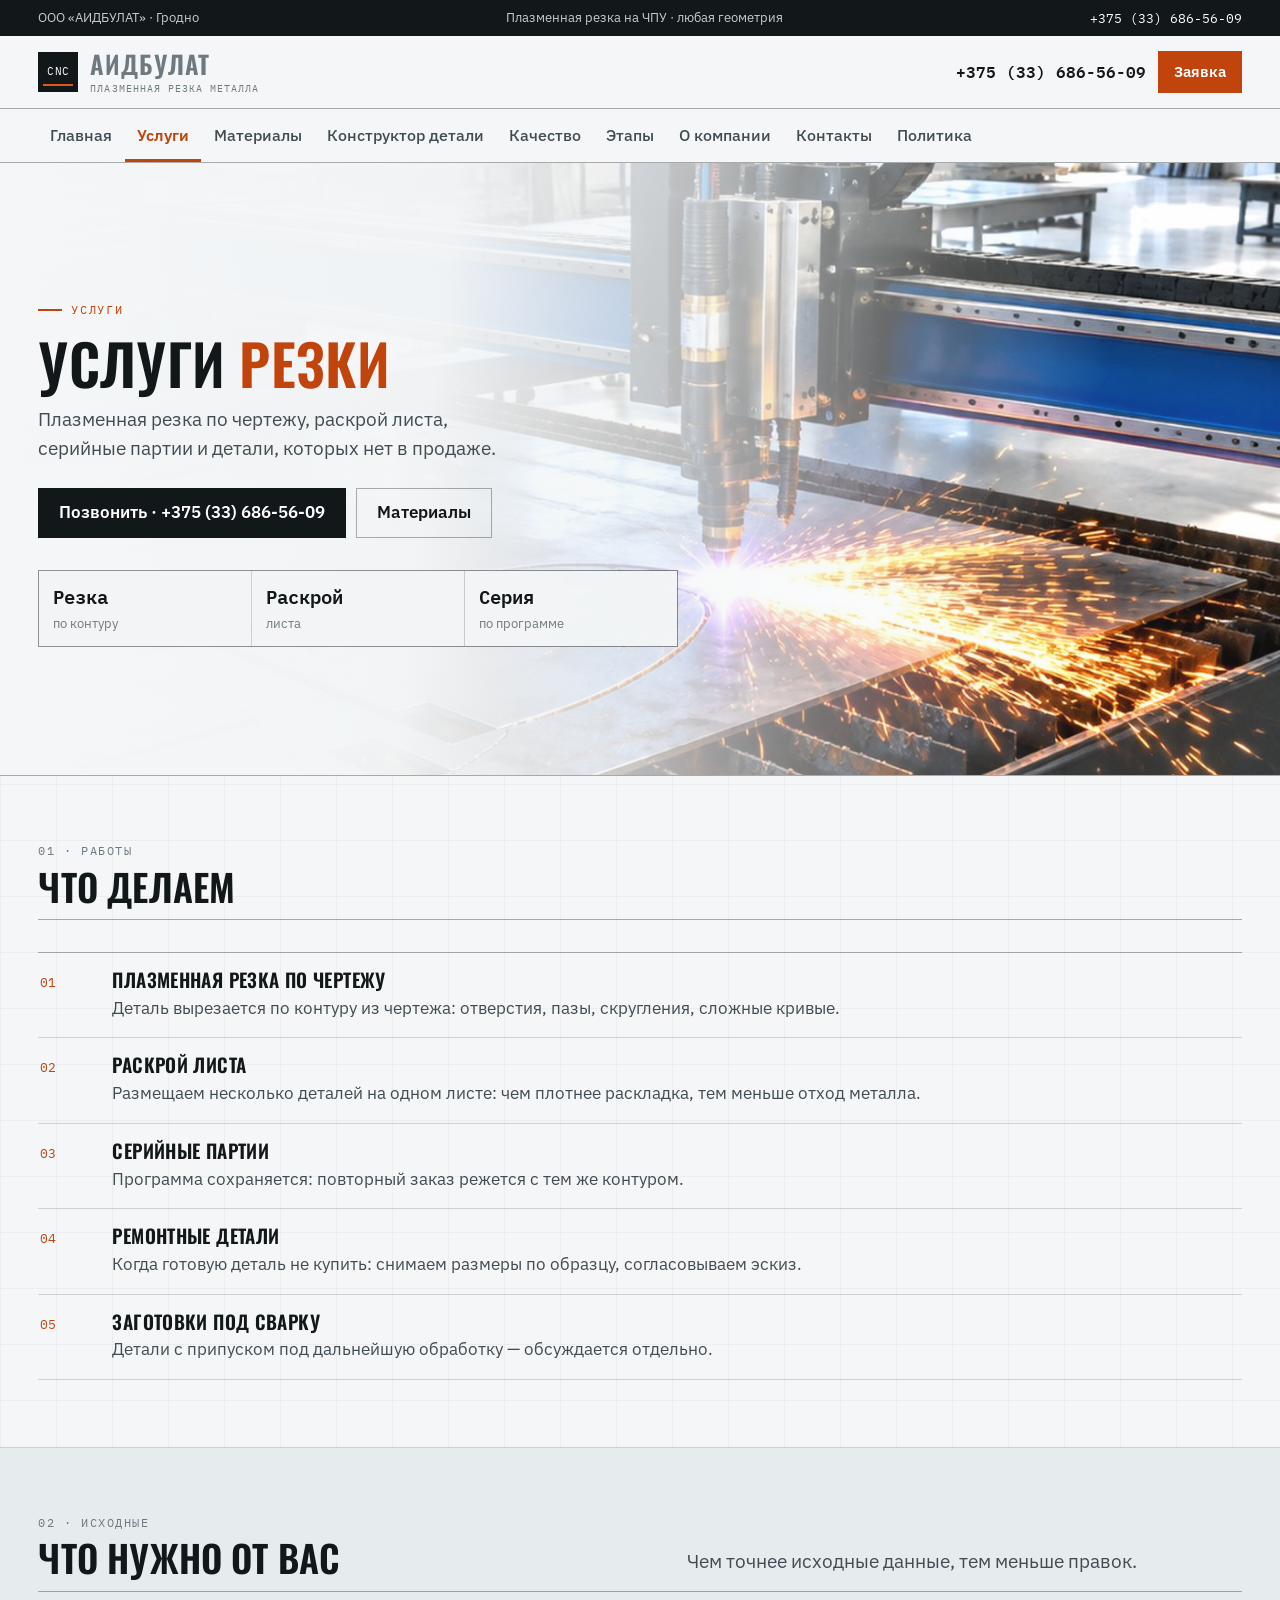
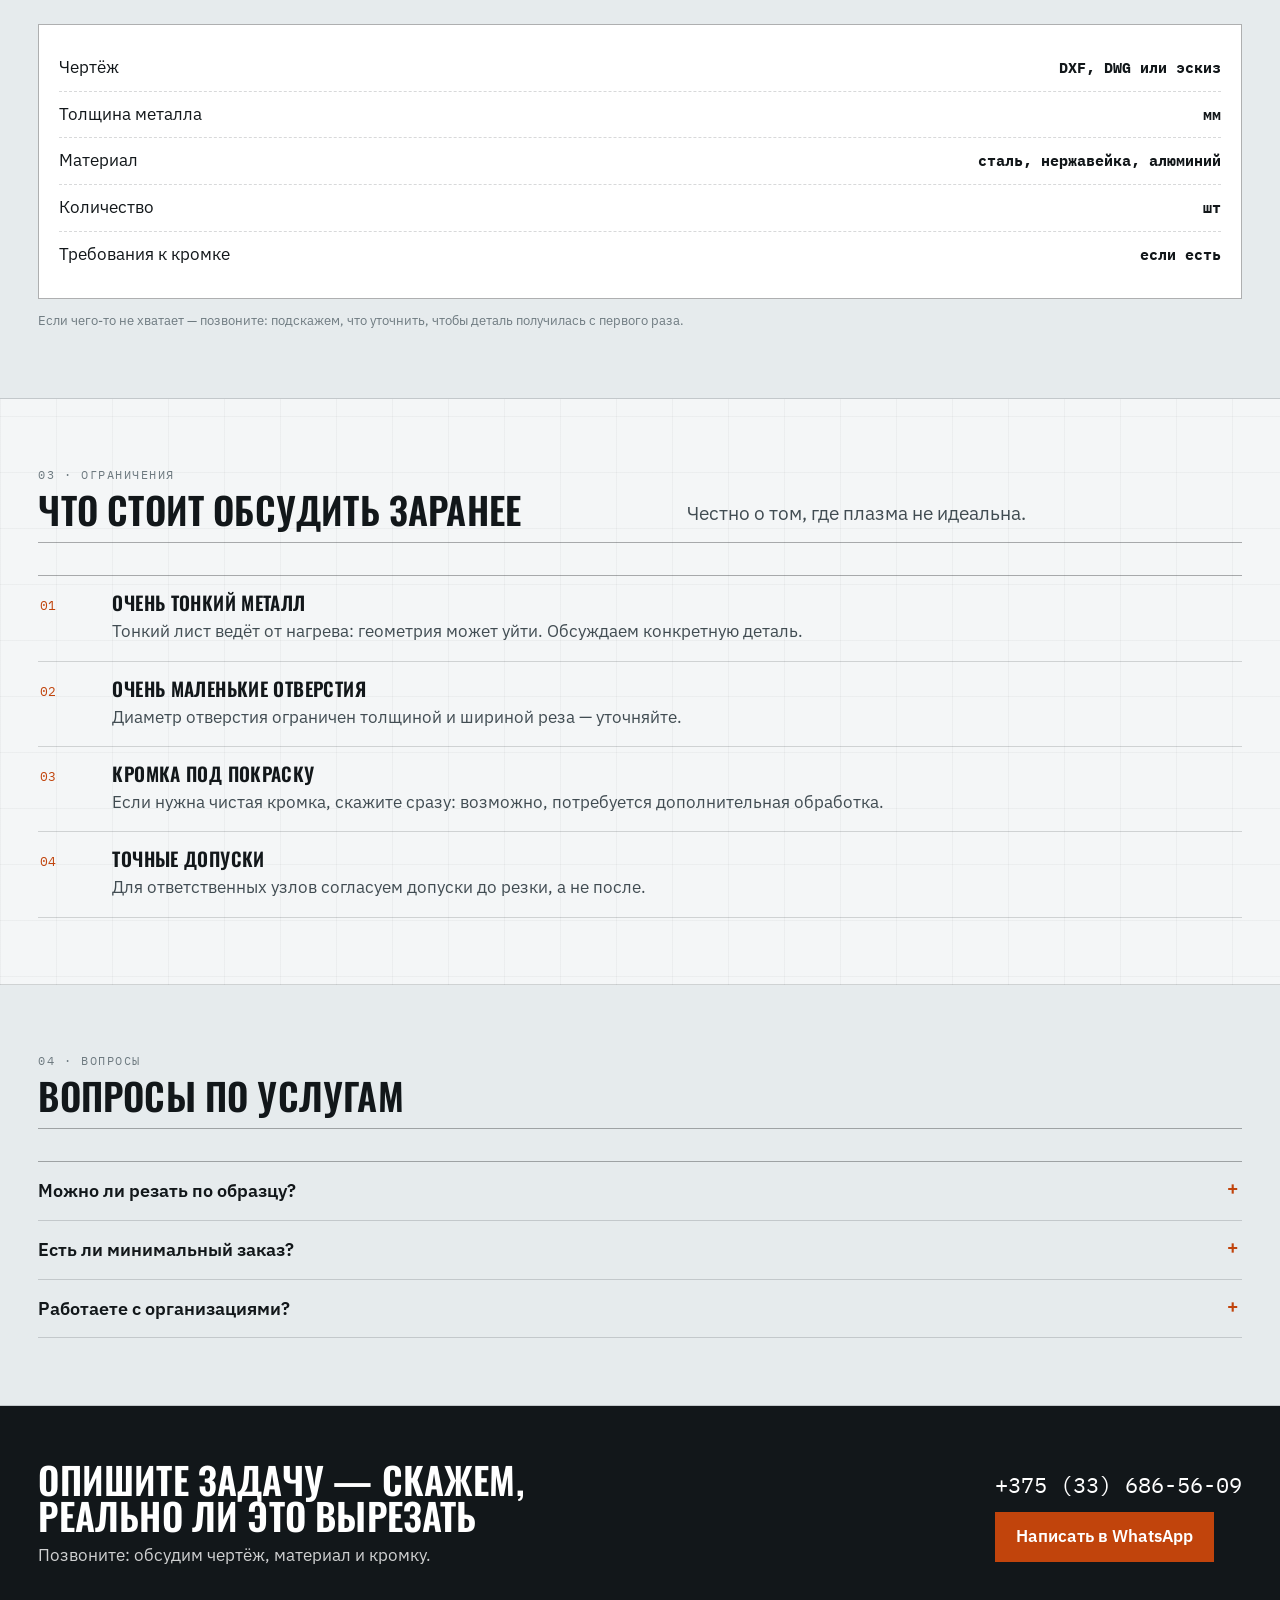
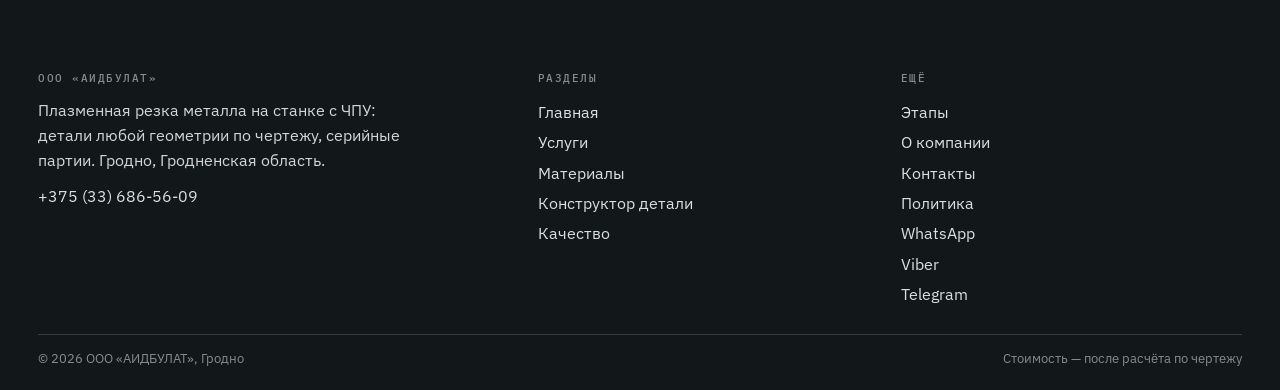
<file: uslugi.html>
<!doctype html><html lang="ru"><head><meta charset="utf-8"><meta name="viewport" content="width=device-width, initial-scale=1"><title>Услуги плазменной резки металла — раскрой, партии, детали | АИДБУЛАТ</title><meta name="description" content="Плазменная резка по чертежу, раскрой листа, серийные партии, ремонтные детали. Что нужно для заказа и что обсудить заранее. Гродно."><meta property="og:type" content="website"><meta property="og:title" content="Услуги плазменной резки металла — раскрой, партии, детали | АИДБУЛАТ"><meta property="og:description" content="Плазменная резка по чертежу, раскрой листа, серийные партии, ремонтные детали. Что нужно для заказа и что обсудить заранее. Гродно."><meta property="og:image" content="assets/img/hero.jpg"><style>
:root{--paper:#F4F6F7;--steel:#E6EBED;--ink:#12171A;--ink2:#414C52;--muted:#6E7A80;
--spark:#C1440C;--spark2:#E4571A;--line:rgba(18,23,26,.16);--line2:rgba(18,23,26,.34);
--f-d:"Oswald",Impact,system-ui,sans-serif;--f-b:"IBM Plex Sans",system-ui,sans-serif;--f-m:"IBM Plex Mono",monospace}
*,*::before,*::after{box-sizing:border-box}
html{font-size:19px;-webkit-text-size-adjust:100%;overflow-x:clip}
body{margin:0;background:var(--paper);color:var(--ink);font-family:var(--f-b);line-height:1.55;
-webkit-font-smoothing:antialiased;overflow-x:hidden;background-image:
linear-gradient(rgba(18,23,26,.035) 1px,transparent 1px),linear-gradient(90deg,rgba(18,23,26,.035) 1px,transparent 1px);
background-size:56px 56px}
img{max-width:100%;display:block}a{color:inherit;text-decoration:none}
h1,h2,h3,h4,p,ul,ol,dl,figure{margin:0}ul,ol{padding-left:1.1em}
h1,h2,h3{font-family:var(--f-d);font-weight:600;line-height:.98;letter-spacing:.005em;
text-transform:uppercase;overflow-wrap:anywhere}
h1{font-size:clamp(2rem,4.4vw,3.75rem)}
h2{font-size:clamp(1.55rem,2.9vw,2.5rem)}
h3{font-size:clamp(1rem,1.35vw,1.16rem);line-height:1.1;letter-spacing:.02em}
p{color:var(--ink2)}
em{font-style:normal;color:var(--spark)}
.mono{font-family:var(--f-m);font-size:.62rem;letter-spacing:.13em;text-transform:uppercase;color:var(--muted)}
.wrap{width:100%;max-width:1320px;margin:0 auto;padding-inline:clamp(16px,3vw,40px)}
.tbar{background:var(--ink);color:#EDF1F2;font-size:.67rem}
.tbar__in{display:flex;gap:14px;align-items:center;justify-content:space-between;min-height:36px;flex-wrap:wrap}
.tbar span{opacity:.84}.tbar a{font-family:var(--f-m);font-size:.7rem;color:#fff;white-space:nowrap}
.hdr{background:var(--paper);border-bottom:1px solid var(--line2);position:relative;z-index:60}
.hdr__in{display:flex;align-items:center;justify-content:space-between;gap:14px;padding-block:12px}
.logo{display:flex;align-items:center;gap:12px;min-width:0}
.logo i{width:40px;height:40px;flex:none;display:grid;place-items:center;background:var(--ink);
color:#fff;font-family:var(--f-m);font-size:.58rem;font-style:normal;letter-spacing:.04em;position:relative}
.logo i::after{content:"";position:absolute;left:5px;right:5px;bottom:6px;height:2px;background:var(--spark2)}
.logo b{font-family:var(--f-d);font-weight:600;font-size:1.32rem;letter-spacing:.045em;text-transform:uppercase;
white-space:nowrap;display:block;line-height:1.1}
.logo span{display:block;font-family:var(--f-m);font-size:.55rem;letter-spacing:.1em;color:var(--muted);
text-transform:uppercase;margin-top:2px}
.hdr__right{display:flex;align-items:center;gap:12px}
.tel{font-family:var(--f-m);font-size:.82rem;font-weight:600;white-space:nowrap}
.strip{border-bottom:1px solid var(--line2);background:var(--paper);position:relative;z-index:55}
.strip__in{display:flex;gap:1px;overflow-x:auto;scrollbar-width:none}
.strip__in::-webkit-scrollbar{display:none}
.strip__in a{flex:none;padding:14px 12px 12px;font-size:.82rem;font-weight:500;color:var(--ink2);
border-bottom:3px solid transparent;white-space:nowrap}
.strip__in a:hover{color:var(--ink);background:var(--steel)}
.strip__in a[aria-current]{color:var(--spark);border-bottom-color:var(--spark);font-weight:600}
.burger{display:none;width:44px;height:40px;border:1px solid var(--line2);background:#fff;
align-items:center;justify-content:center;flex-direction:column;gap:4px;cursor:pointer;padding:0}
.burger i{display:block;width:18px;height:2px;background:var(--ink)}
.btn{display:inline-flex;align-items:center;gap:8px;min-height:50px;padding:0 20px;background:var(--ink);
color:#fff;font-size:.87rem;font-weight:600;border:1px solid var(--ink);border-radius:0}
.btn:hover{background:#000}
.btn--spark{background:var(--spark);border-color:var(--spark)}
.btn--spark:hover{background:#A93809}
.btn--line{background:transparent;color:var(--ink);border-color:var(--line2)}
.btn--line:hover{background:var(--steel)}
.hero{position:relative;overflow:hidden;border-bottom:1px solid var(--line2);background:var(--paper)}
.hero__bg{position:absolute;inset:0}
.hero__bg img{width:100%;height:100%;object-fit:cover;object-position:62% 50%}
.hero__bg::after{content:"";position:absolute;inset:0;background:
linear-gradient(96deg,var(--paper) 0%,rgba(244,246,247,.98) 34%,rgba(244,246,247,.72) 54%,rgba(244,246,247,.06) 84%)}
.hero__in{position:relative;z-index:2;padding-block:clamp(32px,5vw,60px);min-height:clamp(510px,68vh,650px);
display:flex;flex-direction:column;justify-content:center}
.hero h1{max-width:19ch;margin-top:15px}
.hero p{max-width:44ch;margin-top:15px}
.kick{display:inline-flex;align-items:center;gap:9px;font-family:var(--f-m);font-size:.61rem;
letter-spacing:.14em;text-transform:uppercase;color:var(--spark)}
.kick::before{content:"";width:24px;height:2px;background:currentColor}
.hero__cta{display:flex;gap:10px;flex-wrap:wrap;margin-top:24px}
.hero__figs{display:grid;grid-template-columns:repeat(3,minmax(0,1fr));gap:1px;background:var(--line);
border:1px solid var(--line2);margin-top:clamp(20px,3vw,32px);max-width:640px}
.hero__figs>div{background:rgba(244,246,247,.96);padding:12px 14px}
.hero__figs b{display:block;font-family:var(--f-m);font-size:1rem;font-weight:600}
.hero__figs span{display:block;font-size:.68rem;color:var(--muted);margin-top:2px}
.band{padding-block:clamp(40px,5.2vw,72px);border-bottom:1px solid var(--line)}
.band--steel{background:var(--steel)}
.band--ink{background:var(--ink);color:#fff}
.band--ink h2,.band--ink h3{color:#fff}.band--ink p{color:rgba(255,255,255,.82)}
.band--ink .mono,.band--ink .kick{color:#F0A275}
</style><link rel="stylesheet" href="assets/css/site.v1.css"><link rel="icon" href="assets/img/favicon.svg" type="image/svg+xml"><link rel="preconnect" href="https://fonts.googleapis.com"><link rel="preconnect" href="https://fonts.gstatic.com" crossorigin><link rel="stylesheet" href="https://fonts.googleapis.com/css2?family=Oswald:wght@400;500;600&family=IBM+Plex+Mono:wght@400;500;600&family=IBM+Plex+Sans:wght@400;500;600&display=swap"></head><body><div class="tbar"><div class="wrap tbar__in"><span>ООО «АИДБУЛАТ» · Гродно</span><span>Плазменная резка на ЧПУ · любая геометрия</span><a href="tel:+375336865609">+375 (33) 686-56-09</a></div></div><header class="hdr"><div class="wrap hdr__in"><a class="logo" href="index.html"><i>CNC</i><span><b>АИДБУЛАТ</b><span>плазменная резка металла</span></span></a><div class="hdr__right"><a class="tel" href="tel:+375336865609">+375 (33) 686-56-09</a><a class="btn btn--spark" href="kontakty.html#zayavka" style="min-height:42px;padding:0 15px;font-size:.8rem">Заявка</a><button class="burger" id="burger" aria-label="Меню" aria-expanded="false"><i></i><i></i><i></i></button></div></div></header><div class="strip"><div class="wrap"><nav class="strip__in" aria-label="Страницы сайта"><a href="index.html">Главная</a><a href="uslugi.html" aria-current="page">Услуги</a><a href="materialy.html">Материалы</a><a href="konstruktor.html">Конструктор детали</a><a href="kachestvo.html">Качество</a><a href="etapy.html">Этапы</a><a href="o-kompanii.html">О компании</a><a href="kontakty.html">Контакты</a><a href="politika.html">Политика</a></nav></div></div><main><section class="hero"><div class="hero__bg"><img src="assets/img/hero.jpg" alt="АИДБУЛАТ: плазменная резка металла на ЧПУ, Гродно"></div><div class="hero__in"><div class="wrap"><span class="kick">Услуги</span><h1>Услуги <em>резки</em></h1><p>Плазменная резка по чертежу, раскрой листа, серийные партии и детали, которых нет в продаже.</p><div class="hero__cta"><a class="btn" href="tel:+375336865609">Позвонить · +375 (33) 686-56-09</a><a class="btn btn--line" href="konstruktor.html">Материалы</a></div><div class="hero__figs"><div><b>Резка</b><span>по контуру</span></div><div><b>Раскрой</b><span>листа</span></div><div><b>Серия</b><span>по программе</span></div></div></div></div></section><section class="band "><div class="wrap"><div class="sect__head"><div class="h2w"><span class="mono">01 · работы</span><h2>Что делаем</h2></div><div><p></p></div></div><div class="rows"><div class="row"><div class="row__n">01</div><div><h3>Плазменная резка по чертежу</h3><p>Деталь вырезается по контуру из чертежа: отверстия, пазы, скругления, сложные кривые.</p></div></div><div class="row"><div class="row__n">02</div><div><h3>Раскрой листа</h3><p>Размещаем несколько деталей на одном листе: чем плотнее раскладка, тем меньше отход металла.</p></div></div><div class="row"><div class="row__n">03</div><div><h3>Серийные партии</h3><p>Программа сохраняется: повторный заказ режется с тем же контуром.</p></div></div><div class="row"><div class="row__n">04</div><div><h3>Ремонтные детали</h3><p>Когда готовую деталь не купить: снимаем размеры по образцу, согласовываем эскиз.</p></div></div><div class="row"><div class="row__n">05</div><div><h3>Заготовки под сварку</h3><p>Детали с припуском под дальнейшую обработку — обсуждается отдельно.</p></div></div></div></div></section><section class="band band--steel"><div class="wrap"><div class="sect__head"><div class="h2w"><span class="mono">02 · исходные</span><h2>Что нужно от вас</h2></div><div><p>Чем точнее исходные данные, тем меньше правок.</p></div></div><div class="spec"><div class="spec__row"><span>Чертёж</span><b>DXF, DWG или эскиз</b></div><div class="spec__row"><span>Толщина металла</span><b>мм</b></div><div class="spec__row"><span>Материал</span><b>сталь, нержавейка, алюминий</b></div><div class="spec__row"><span>Количество</span><b>шт</b></div><div class="spec__row"><span>Требования к кромке</span><b>если есть</b></div></div><p class="form__note" style="margin-top:12px">Если чего-то не хватает — позвоните: подскажем, что уточнить, чтобы деталь получилась с первого раза.</p></div></section><section class="band "><div class="wrap"><div class="sect__head"><div class="h2w"><span class="mono">03 · ограничения</span><h2>Что стоит обсудить заранее</h2></div><div><p>Честно о том, где плазма не идеальна.</p></div></div><div class="rows"><div class="row"><div class="row__n">01</div><div><h3>Очень тонкий металл</h3><p>Тонкий лист ведёт от нагрева: геометрия может уйти. Обсуждаем конкретную деталь.</p></div></div><div class="row"><div class="row__n">02</div><div><h3>Очень маленькие отверстия</h3><p>Диаметр отверстия ограничен толщиной и шириной реза — уточняйте.</p></div></div><div class="row"><div class="row__n">03</div><div><h3>Кромка под покраску</h3><p>Если нужна чистая кромка, скажите сразу: возможно, потребуется дополнительная обработка.</p></div></div><div class="row"><div class="row__n">04</div><div><h3>Точные допуски</h3><p>Для ответственных узлов согласуем допуски до резки, а не после.</p></div></div></div></div></section><section class="band band--steel"><div class="wrap"><div class="sect__head"><div class="h2w"><span class="mono">04 · вопросы</span><h2>Вопросы по услугам</h2></div><div><p></p></div></div><div class="faq"><details><summary>Можно ли резать по образцу?</summary><p>Да, если образец даёт достаточно информации. В спорных случаях снимаем размеры вместе.</p></details><details><summary>Есть ли минимальный заказ?</summary><p>От одной детали.</p></details><details><summary>Работаете с организациями?</summary><p>Да, работаем и с организациями, и с частными заказчиками: подробности по телефону.</p></details></div></div></section><section class="cta"><div class="wrap cta__in"><div><h2>Опишите задачу — скажем, реально ли это вырезать</h2><p>Позвоните: обсудим чертёж, материал и кромку.</p></div><div><a class="cta__tel" href="tel:+375336865609">+375 (33) 686-56-09</a><a class="btn btn--spark" style="margin-top:9px" href="https://wa.me/375336865609">Написать в WhatsApp</a></div></div></section></main><footer class="foot"><div class="wrap"><div class="foot__in"><div><h4>ООО «АИДБУЛАТ»</h4><p style="color:rgba(255,255,255,.82);font-size:.85rem;max-width:38ch">Плазменная резка металла на станке с ЧПУ: детали любой геометрии по чертежу, серийные партии. Гродно, Гродненская область.</p><p style="margin-top:9px"><a href="tel:+375336865609">+375 (33) 686-56-09</a></p></div><div><h4>Разделы</h4><a href="index.html">Главная</a><a href="uslugi.html">Услуги</a><a href="materialy.html">Материалы</a><a href="konstruktor.html">Конструктор детали</a><a href="kachestvo.html">Качество</a></div><div><h4>Ещё</h4><a href="etapy.html">Этапы</a><a href="o-kompanii.html">О компании</a><a href="kontakty.html">Контакты</a><a href="politika.html">Политика</a><a href="https://wa.me/375336865609">WhatsApp</a><a href="viber://chat?number=%2B375336865609">Viber</a><a href="https://t.me/+375336865609">Telegram</a></div></div><div class="foot__low"><span>© 2026 ООО «АИДБУЛАТ», Гродно</span><span>Стоимость — после расчёта по чертежу</span></div></div></footer><div class="fbar"><a href="tel:+375336865609">Позвонить</a><a href="https://wa.me/375336865609">WhatsApp</a><a href="viber://chat?number=%2B375336865609">Viber</a><a href="https://t.me/+375336865609">Telegram</a></div><div class="drawer" id="drawer" aria-hidden="true" role="dialog" aria-label="Меню"><div class="drawer__top"><span class="mono">Меню</span><button class="drawer__close" id="drawerClose" aria-label="Закрыть">✕</button></div><nav><a href="index.html">Главная</a><a href="uslugi.html" aria-current="page">Услуги</a><a href="materialy.html">Материалы</a><a href="konstruktor.html">Конструктор детали</a><a href="kachestvo.html">Качество</a><a href="etapy.html">Этапы</a><a href="o-kompanii.html">О компании</a><a href="kontakty.html">Контакты</a><a href="politika.html">Политика</a></nav><div class="drawer__foot"><a class="btn btn--spark" href="tel:+375336865609">+375 (33) 686-56-09</a><a class="btn btn--line" href="https://wa.me/375336865609">WhatsApp</a></div></div><script src="assets/js/main.v1.js"></script></body></html>
</file>
<file: assets/css/site.v1.css>
:root{--paper:#F4F6F7;--steel:#E6EBED;--ink:#12171A;--ink2:#414C52;--muted:#6E7A80;
--spark:#C1440C;--spark2:#E4571A;--line:rgba(18,23,26,.16);--line2:rgba(18,23,26,.34);
--f-d:"Oswald",Impact,system-ui,sans-serif;--f-b:"IBM Plex Sans",system-ui,sans-serif;--f-m:"IBM Plex Mono",monospace}
*,*::before,*::after{box-sizing:border-box}
html{font-size:19px;-webkit-text-size-adjust:100%;overflow-x:clip}
body{margin:0;background:var(--paper);color:var(--ink);font-family:var(--f-b);line-height:1.55;
-webkit-font-smoothing:antialiased;overflow-x:hidden;background-image:
linear-gradient(rgba(18,23,26,.035) 1px,transparent 1px),linear-gradient(90deg,rgba(18,23,26,.035) 1px,transparent 1px);
background-size:56px 56px}
img{max-width:100%;display:block}a{color:inherit;text-decoration:none}
h1,h2,h3,h4,p,ul,ol,dl,figure{margin:0}ul,ol{padding-left:1.1em}
h1,h2,h3{font-family:var(--f-d);font-weight:600;line-height:.98;letter-spacing:.005em;
text-transform:uppercase;overflow-wrap:anywhere}
h1{font-size:clamp(2rem,4.4vw,3.75rem)}
h2{font-size:clamp(1.55rem,2.9vw,2.5rem)}
h3{font-size:clamp(1rem,1.35vw,1.16rem);line-height:1.1;letter-spacing:.02em}
p{color:var(--ink2)}
em{font-style:normal;color:var(--spark)}
.mono{font-family:var(--f-m);font-size:.62rem;letter-spacing:.13em;text-transform:uppercase;color:var(--muted)}
.wrap{width:100%;max-width:1320px;margin:0 auto;padding-inline:clamp(16px,3vw,40px)}
.tbar{background:var(--ink);color:#EDF1F2;font-size:.67rem}
.tbar__in{display:flex;gap:14px;align-items:center;justify-content:space-between;min-height:36px;flex-wrap:wrap}
.tbar span{opacity:.84}.tbar a{font-family:var(--f-m);font-size:.7rem;color:#fff;white-space:nowrap}
.hdr{background:var(--paper);border-bottom:1px solid var(--line2);position:relative;z-index:60}
.hdr__in{display:flex;align-items:center;justify-content:space-between;gap:14px;padding-block:12px}
.logo{display:flex;align-items:center;gap:12px;min-width:0}
.logo i{width:40px;height:40px;flex:none;display:grid;place-items:center;background:var(--ink);
color:#fff;font-family:var(--f-m);font-size:.58rem;font-style:normal;letter-spacing:.04em;position:relative}
.logo i::after{content:"";position:absolute;left:5px;right:5px;bottom:6px;height:2px;background:var(--spark2)}
.logo b{font-family:var(--f-d);font-weight:600;font-size:1.32rem;letter-spacing:.045em;text-transform:uppercase;
white-space:nowrap;display:block;line-height:1.1}
.logo span{display:block;font-family:var(--f-m);font-size:.55rem;letter-spacing:.1em;color:var(--muted);
text-transform:uppercase;margin-top:2px}
.hdr__right{display:flex;align-items:center;gap:12px}
.tel{font-family:var(--f-m);font-size:.82rem;font-weight:600;white-space:nowrap}
.strip{border-bottom:1px solid var(--line2);background:var(--paper);position:relative;z-index:55}
.strip__in{display:flex;gap:1px;overflow-x:auto;scrollbar-width:none}
.strip__in::-webkit-scrollbar{display:none}
.strip__in a{flex:none;padding:14px 12px 12px;font-size:.82rem;font-weight:500;color:var(--ink2);
border-bottom:3px solid transparent;white-space:nowrap}
.strip__in a:hover{color:var(--ink);background:var(--steel)}
.strip__in a[aria-current]{color:var(--spark);border-bottom-color:var(--spark);font-weight:600}
.burger{display:none;width:44px;height:40px;border:1px solid var(--line2);background:#fff;
align-items:center;justify-content:center;flex-direction:column;gap:4px;cursor:pointer;padding:0}
.burger i{display:block;width:18px;height:2px;background:var(--ink)}
.btn{display:inline-flex;align-items:center;gap:8px;min-height:50px;padding:0 20px;background:var(--ink);
color:#fff;font-size:.87rem;font-weight:600;border:1px solid var(--ink);border-radius:0}
.btn:hover{background:#000}
.btn--spark{background:var(--spark);border-color:var(--spark)}
.btn--spark:hover{background:#A93809}
.btn--line{background:transparent;color:var(--ink);border-color:var(--line2)}
.btn--line:hover{background:var(--steel)}
.hero{position:relative;overflow:hidden;border-bottom:1px solid var(--line2);background:var(--paper)}
.hero__bg{position:absolute;inset:0}
.hero__bg img{width:100%;height:100%;object-fit:cover;object-position:62% 50%}
.hero__bg::after{content:"";position:absolute;inset:0;background:
linear-gradient(96deg,var(--paper) 0%,rgba(244,246,247,.98) 34%,rgba(244,246,247,.72) 54%,rgba(244,246,247,.06) 84%)}
.hero__in{position:relative;z-index:2;padding-block:clamp(32px,5vw,60px);min-height:clamp(510px,68vh,650px);
display:flex;flex-direction:column;justify-content:center}
.hero h1{max-width:19ch;margin-top:15px}
.hero p{max-width:44ch;margin-top:15px}
.kick{display:inline-flex;align-items:center;gap:9px;font-family:var(--f-m);font-size:.61rem;
letter-spacing:.14em;text-transform:uppercase;color:var(--spark)}
.kick::before{content:"";width:24px;height:2px;background:currentColor}
.hero__cta{display:flex;gap:10px;flex-wrap:wrap;margin-top:24px}
.hero__figs{display:grid;grid-template-columns:repeat(3,minmax(0,1fr));gap:1px;background:var(--line);
border:1px solid var(--line2);margin-top:clamp(20px,3vw,32px);max-width:640px}
.hero__figs>div{background:rgba(244,246,247,.96);padding:12px 14px}
.hero__figs b{display:block;font-family:var(--f-m);font-size:1rem;font-weight:600}
.hero__figs span{display:block;font-size:.68rem;color:var(--muted);margin-top:2px}
.band{padding-block:clamp(40px,5.2vw,72px);border-bottom:1px solid var(--line)}
.band--steel{background:var(--steel)}
.band--ink{background:var(--ink);color:#fff}
.band--ink h2,.band--ink h3{color:#fff}.band--ink p{color:rgba(255,255,255,.82)}
.band--ink .mono,.band--ink .kick{color:#F0A275}

.sect__head{display:grid;grid-template-columns:minmax(0,1.05fr) minmax(0,.95fr);gap:clamp(14px,3vw,36px);
align-items:end;margin-bottom:clamp(20px,3vw,32px);padding-bottom:14px;border-bottom:1px solid var(--line2)}
.sect__head p{max-width:44ch}
.h2w{display:flex;flex-direction:column;gap:8px}
.rows{display:grid;border-top:1px solid var(--line2)}
.row{display:grid;grid-template-columns:58px minmax(0,1fr);gap:14px;padding:16px 2px;border-bottom:1px solid var(--line)}
.row:hover{background:rgba(193,68,12,.05)}
.row__n{font-family:var(--f-m);font-size:.66rem;color:var(--spark);padding-top:4px}
.row h3{margin-bottom:5px}.row p{font-size:.9rem}
.cards{display:grid;grid-template-columns:repeat(3,minmax(0,1fr));gap:clamp(12px,1.5vw,18px)}
.card{background:#fff;border:1px solid var(--line2);padding:clamp(14px,2vw,19px);
display:flex;flex-direction:column;gap:8px}
.card p{font-size:.87rem}
.im{border:1px solid var(--line2);overflow:hidden;background:var(--steel)}
.im img{width:100%;height:100%;aspect-ratio:4/3;object-fit:cover}
.split{display:grid;grid-template-columns:minmax(0,1fr) minmax(0,1fr);gap:clamp(18px,3vw,42px);align-items:center}
.figure{border:1px solid var(--line2);background:#fff;margin:0;padding:6px}
.figure img{width:100%}
.figure figcaption{padding:8px 2px 2px;font-family:var(--f-m);font-size:.56rem;letter-spacing:.1em;
text-transform:uppercase;color:var(--muted);border-top:1px solid var(--line);margin-top:7px}
.spec{border:1px solid var(--line2);background:#fff;padding:clamp(14px,2vw,20px)}
.spec__row{display:grid;grid-template-columns:minmax(0,1fr) auto;gap:10px;align-items:baseline;
padding:10px 0;border-bottom:1px dashed var(--line);font-size:.88rem}
.spec__row:last-child{border-bottom:0}
.spec__row b{font-family:var(--f-m);font-size:.78rem;white-space:nowrap;text-align:right}
.plates{display:grid;grid-template-columns:repeat(4,minmax(0,1fr));gap:clamp(10px,1.3vw,16px)}
.plate{background:#fff;border:1px solid var(--line2);padding:13px 15px;position:relative}
.plate::before{content:"";position:absolute;left:0;top:0;width:3px;height:100%;background:var(--spark2);opacity:.85}
.plate__n{font-family:var(--f-m);font-size:.54rem;letter-spacing:.12em;color:var(--muted);display:block;margin-bottom:7px}
.plate b{display:block;font-family:var(--f-d);font-size:1.16rem;font-weight:600;text-transform:uppercase;line-height:1.06}
.plate span{display:block;font-size:.75rem;color:var(--ink2);margin-top:5px}
/* конструктор */
.calc{display:grid;grid-template-columns:minmax(0,320px) minmax(0,1fr);gap:clamp(14px,2vw,24px);align-items:start}
.calc__form{background:#fff;border:1px solid var(--line2);padding:clamp(14px,2vw,20px)}
.calc__form h3{margin-bottom:10px}
.fld{display:flex;flex-direction:column;gap:4px;margin-bottom:10px}
.fld label{font-family:var(--f-m);font-size:.57rem;letter-spacing:.1em;text-transform:uppercase;color:var(--muted)}
.fld input,.fld select{width:100%;min-width:0;font-family:var(--f-m);font-size:.86rem;color:var(--ink);
background:var(--paper);border:1px solid var(--line2);padding:9px 10px;height:42px;border-radius:0}
.fld input:focus,.fld select:focus{outline:2px solid var(--spark);outline-offset:1px}
.fld--2{display:grid;grid-template-columns:1fr 1fr;gap:8px}
.fld__hint{font-size:.68rem;color:var(--muted);margin-top:2px}
.calc__view{display:grid;grid-template-columns:minmax(0,1fr) minmax(0,.85fr);gap:12px}
.canvas{background:#fff;border:1px solid var(--line2);padding:8px}
.canvas svg{width:100%;height:auto;display:block}
.canvas__cap{padding:7px 2px 2px;font-family:var(--f-m);font-size:.55rem;letter-spacing:.1em;
text-transform:uppercase;color:var(--muted);border-top:1px solid var(--line);margin-top:6px}
.out{background:var(--ink);color:#fff;padding:clamp(14px,2vw,20px);display:flex;flex-direction:column;gap:0}
.out h3{color:#fff;margin-bottom:8px}
.out__r{display:grid;grid-template-columns:minmax(0,1fr) auto;gap:10px;align-items:baseline;
padding:8px 0;border-bottom:1px solid rgba(255,255,255,.14);font-size:.84rem;color:rgba(255,255,255,.8)}
.out__r:last-of-type{border-bottom:0}
.out__r b{font-family:var(--f-m);font-size:.86rem;color:#fff;white-space:nowrap}
.out__note{font-size:.7rem;color:rgba(255,255,255,.6);margin-top:10px;line-height:1.5}
.out .btn{margin-top:12px;justify-content:center}
.tags{display:flex;flex-wrap:wrap;gap:6px;margin-top:10px}
.tag{font-family:var(--f-m);font-size:.58rem;letter-spacing:.06em;padding:4px 8px;border:1px solid var(--line2);
color:var(--ink2);background:#fff}
.faq{border-top:1px solid var(--line2)}
.faq details{border-bottom:1px solid var(--line)}
.faq summary{cursor:pointer;list-style:none;padding:15px 30px 15px 0;position:relative;font-weight:600;font-size:.94rem}
.faq summary::-webkit-details-marker{display:none}
.faq summary::after{content:"+";position:absolute;right:4px;top:12px;font-family:var(--f-m);color:var(--spark);font-size:1rem}
.faq details[open] summary::after{content:"–"}
.faq p{padding-bottom:15px;font-size:.89rem;max-width:72ch}
.cta{background:var(--ink);color:#fff;padding-block:clamp(32px,4.4vw,56px)}
.cta__in{display:grid;grid-template-columns:minmax(0,1fr) auto;gap:20px;align-items:center}
.cta h2{color:#fff;max-width:26ch}.cta p{color:rgba(255,255,255,.8);margin-top:7px;font-size:.9rem}
.cta__tel{display:block;font-family:var(--f-m);font-size:clamp(1rem,1.7vw,1.24rem);color:#fff}
.form{display:grid;grid-template-columns:repeat(2,minmax(0,1fr));gap:10px;margin-top:14px}
.form textarea{grid-column:1/-1}.form .btn{grid-column:1/-1;justify-content:center}
.form__note{grid-column:1/-1;font-size:.69rem;color:var(--muted)}
.ok{display:none;font-family:var(--f-m);font-size:.64rem;color:#8A3A0B;margin-top:8px}
.ok.on{display:block}
.foot{background:var(--ink);color:#fff;padding-block:clamp(28px,4vw,46px) 22px}
.foot__in{display:grid;grid-template-columns:minmax(0,1.4fr) minmax(0,1fr) minmax(0,1fr);gap:22px}
.foot h4{font-family:var(--f-m);font-size:.56rem;letter-spacing:.14em;text-transform:uppercase;
color:rgba(255,255,255,.5);margin-bottom:10px;font-weight:500}
.foot a{display:block;font-size:.83rem;color:rgba(255,255,255,.86);padding:3px 0}
.foot a:hover{color:#fff}
.foot__low{display:flex;gap:14px;flex-wrap:wrap;justify-content:space-between;margin-top:24px;
padding-top:14px;border-top:1px solid rgba(255,255,255,.15);font-size:.67rem;color:rgba(255,255,255,.5)}
.fbar{display:none;position:fixed;left:0;right:0;bottom:0;z-index:70;background:#fff;
border-top:1px solid var(--line2);grid-template-columns:repeat(4,1fr);padding-bottom:env(safe-area-inset-bottom)}
.fbar a{display:flex;align-items:center;justify-content:center;min-height:56px;font-size:.71rem;
font-weight:600;border-right:1px solid var(--line)}
.fbar a:last-child{border-right:0}.fbar a:first-child{background:var(--spark);color:#fff}
.drawer{display:none;position:fixed;inset:0;z-index:100;background:var(--paper)}
.drawer.is-open{display:flex;flex-direction:column}
.drawer__top{display:flex;align-items:center;justify-content:space-between;padding:13px 16px;border-bottom:1px solid var(--line2)}
.drawer__close{width:44px;height:44px;border:1px solid var(--line2);background:#fff;font-size:1.1rem;cursor:pointer}
.drawer nav{display:flex;flex-direction:column;overflow-y:auto;padding:6px 16px 20px}
.drawer nav a{padding:13px 2px;border-bottom:1px solid var(--line);font-size:1rem;font-weight:600}
.drawer nav a[aria-current]{color:var(--spark)}
.drawer__foot{margin-top:auto;padding:13px 16px;border-top:1px solid var(--line2);background:#fff;
display:flex;flex-direction:column;gap:7px}
@media (max-width:1049px){.burger{display:flex}.hdr__in .tel{display:none}
.strip__in a{font-size:.78rem;padding:12px 10px 10px}.fbar{display:grid}body{padding-bottom:56px}}
@media (max-width:900px){
.calc{grid-template-columns:minmax(0,1fr)}
.calc__view{grid-template-columns:minmax(0,1fr)}}
@media (max-width:860px){
.sect__head{grid-template-columns:minmax(0,1fr)}
.cards{grid-template-columns:repeat(2,minmax(0,1fr))}
.plates{grid-template-columns:repeat(2,minmax(0,1fr))}
.split{grid-template-columns:minmax(0,1fr)}
.cta__in{grid-template-columns:minmax(0,1fr)}
.foot__in{grid-template-columns:minmax(0,1fr);gap:16px}
.hero__bg img{object-position:68% 50%}
.hero__bg::after{background:linear-gradient(180deg,rgba(244,246,247,.97) 0%,rgba(244,246,247,.95) 56%,rgba(244,246,247,.74) 100%)}}
@media (max-width:560px){.cards{grid-template-columns:minmax(0,1fr)}.form{grid-template-columns:minmax(0,1fr)}
.row{grid-template-columns:44px minmax(0,1fr)}
.logo b{font-size:1.05rem;white-space:normal;line-height:1.06}
.hero__figs{grid-template-columns:repeat(2,minmax(0,1fr))}}
</file>
